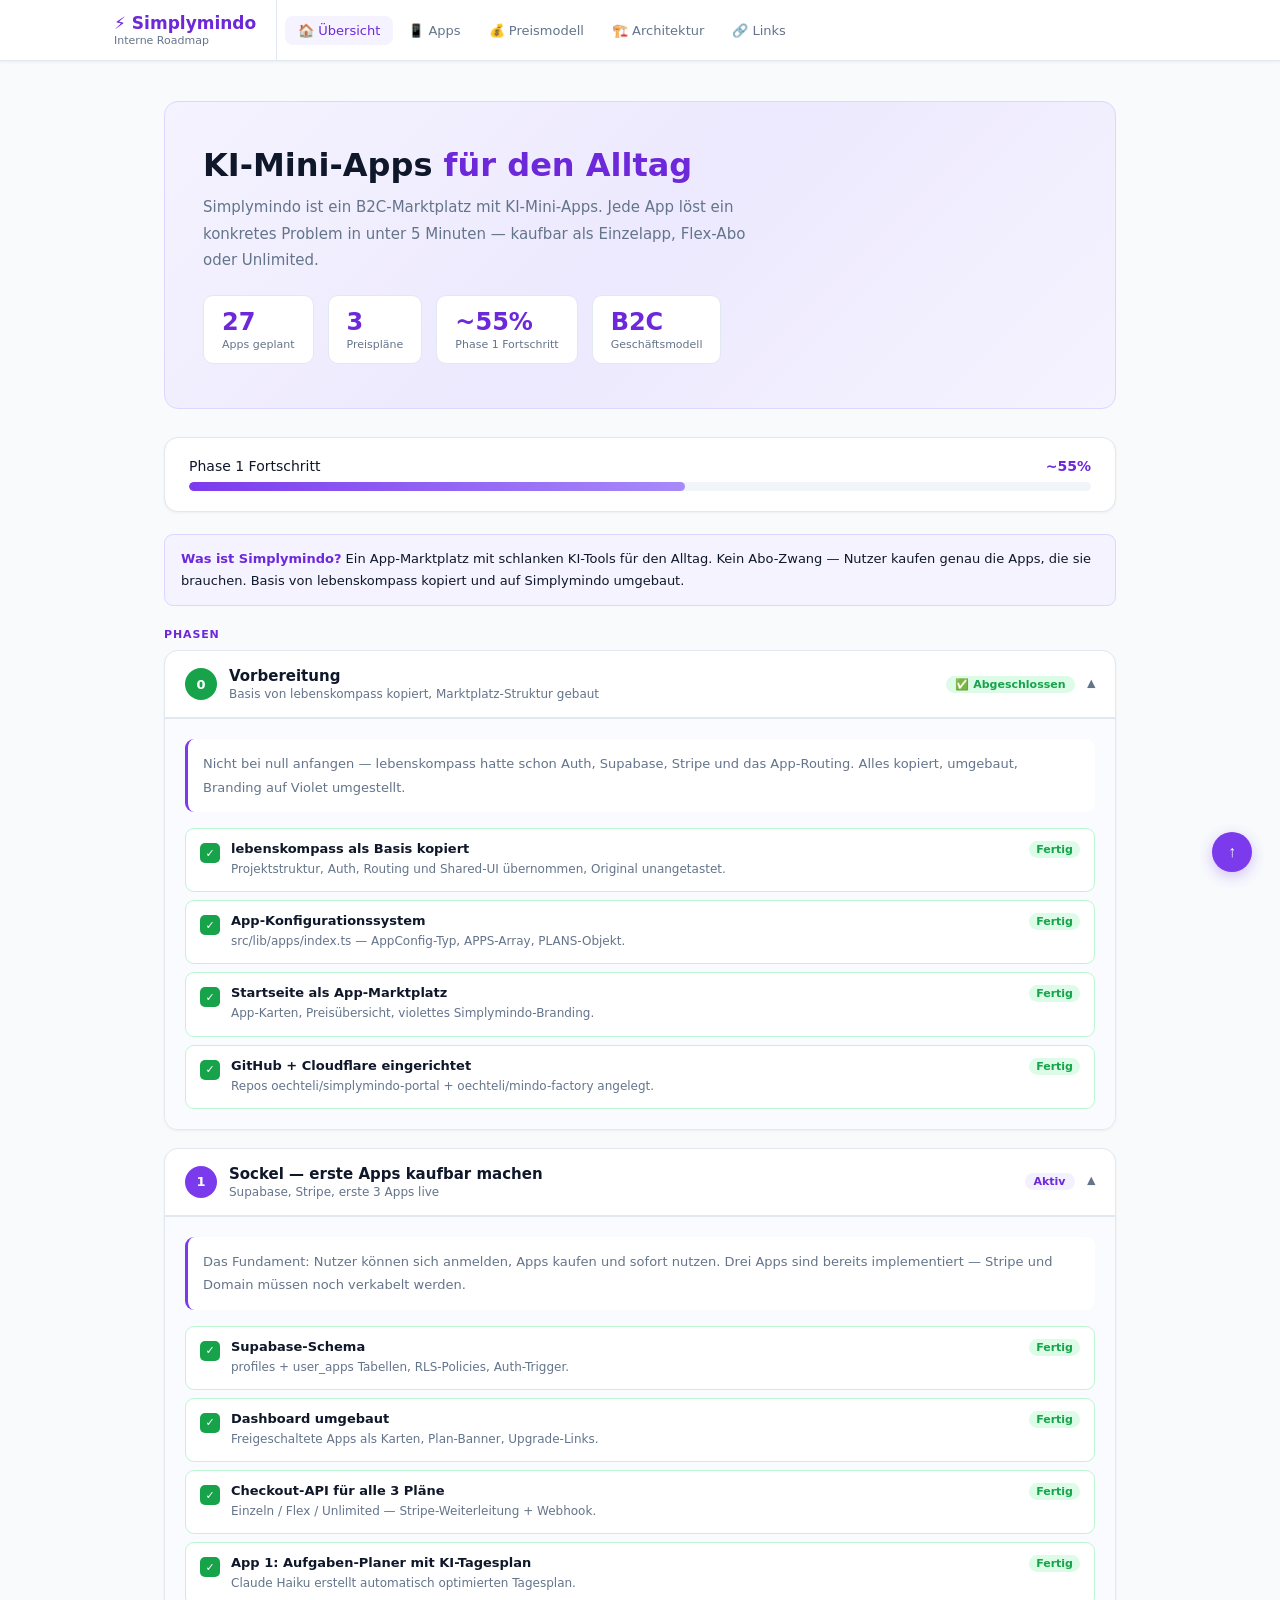
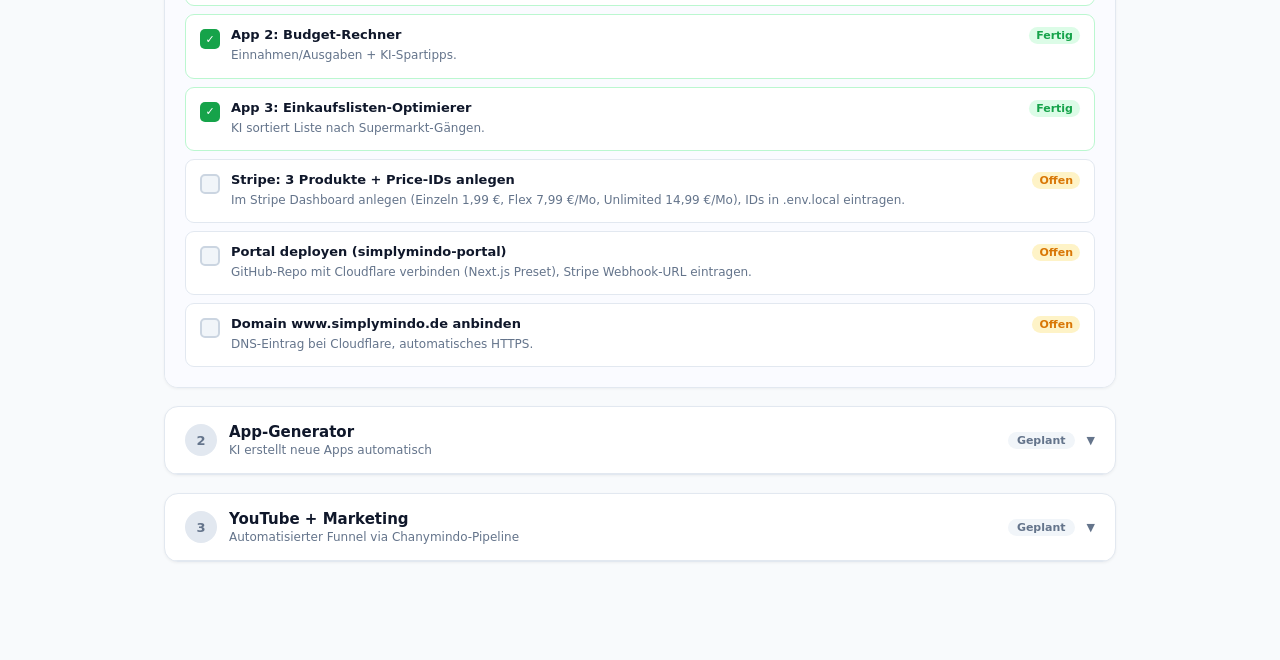
<file: index.html>
<!DOCTYPE html>
<html lang="de">
<head>
<meta charset="UTF-8">
<meta name="viewport" content="width=device-width, initial-scale=1.0">
<title>Simplymindo – Interne Roadmap</title>
<style>
  :root { --bg:#f8fafc;--card:#fff;--border:#e2e8f0;--purple:#7c3aed;--purple-d:#6d28d9;--green:#16a34a;--amber:#d97706;--text:#0f172a;--soft:#64748b;--radius:14px; }
  *{box-sizing:border-box;margin:0;padding:0;}
  body{background:var(--bg);color:var(--text);font-family:'Segoe UI',system-ui,sans-serif;min-height:100vh;}
  nav{background:rgba(255,255,255,.97);border-bottom:1px solid var(--border);position:sticky;top:0;z-index:100;box-shadow:0 1px 3px rgba(0,0,0,.06);}
  .nav-inner{max-width:1100px;margin:0 auto;padding:0 24px;display:flex;align-items:center;gap:0;}
  .nav-logo{font-weight:800;font-size:17px;color:var(--purple-d);padding:12px 20px 12px 0;border-right:1px solid var(--border);margin-right:8px;line-height:1.3;white-space:nowrap;}
  .nav-logo span{color:var(--soft);font-weight:400;font-size:11px;display:block;}
  .nav-links{display:flex;gap:2px;flex-wrap:wrap;padding:8px 0;}
  .nav-links a{color:var(--soft);text-decoration:none;padding:7px 13px;border-radius:8px;font-size:13px;font-weight:500;transition:all .15s;cursor:pointer;white-space:nowrap;}
  .nav-links a:hover,.nav-links a.active{background:#f5f3ff;color:var(--purple-d);}
  .page{display:none;max-width:1000px;margin:0 auto;padding:40px 24px 80px;}
  .page.active{display:block;}
  .hero{background:linear-gradient(135deg,#f5f3ff 0%,#ede9fe 50%,#f5f3ff 100%);border-radius:var(--radius);padding:44px 38px;margin-bottom:28px;border:1px solid #ddd6fe;}
  .hero h1{font-size:32px;font-weight:800;margin-bottom:10px;}.hero h1 span{color:var(--purple-d);}
  .hero p{color:var(--soft);font-size:15px;line-height:1.75;max-width:580px;}
  .hero-stats{display:flex;gap:14px;margin-top:22px;flex-wrap:wrap;}
  .stat{background:#fff;border-radius:10px;padding:12px 18px;border:1px solid var(--border);}
  .stat-n{font-size:24px;font-weight:800;color:var(--purple-d);}
  .stat-l{font-size:11px;color:var(--soft);margin-top:2px;}
  .progress-section{background:var(--card);border-radius:var(--radius);padding:20px 24px;border:1px solid var(--border);margin-bottom:22px;box-shadow:0 1px 3px rgba(0,0,0,.05);}
  .progress-label{display:flex;justify-content:space-between;margin-bottom:8px;font-size:14px;font-weight:500;}
  .progress-bar{background:#f1f5f9;border-radius:999px;height:9px;overflow:hidden;}
  .progress-fill{height:100%;border-radius:999px;background:linear-gradient(90deg,var(--purple),#a78bfa);}
  .phase-card{background:var(--card);border-radius:var(--radius);border:1px solid var(--border);margin-bottom:18px;box-shadow:0 1px 3px rgba(0,0,0,.05);overflow:hidden;}
  .phase-head{display:flex;align-items:center;gap:12px;padding:16px 20px;border-bottom:1px solid var(--border);cursor:pointer;user-select:none;}
  .phase-num{width:32px;height:32px;border-radius:50%;display:grid;place-items:center;font-weight:800;font-size:13px;flex-shrink:0;}
  .phase-num.done{background:var(--green);color:#fff;}.phase-num.active{background:var(--purple);color:#fff;}.phase-num.plan{background:#e2e8f0;color:var(--soft);}
  .phase-title{flex:1;}.phase-title h3{font-size:15px;font-weight:700;}.phase-title p{color:var(--soft);font-size:12px;margin-top:2px;}
  .phase-badge{font-size:11px;font-weight:700;padding:2px 9px;border-radius:999px;}
  .badge-done{background:#dcfce7;color:var(--green);}.badge-active{background:#f3f0ff;color:var(--purple-d);}.badge-plan{background:#f1f5f9;color:var(--soft);}
  .phase-arrow{color:var(--soft);transition:transform .2s;font-size:11px;}
  .phase-card.open .phase-arrow{transform:rotate(180deg);}
  .phase-body{padding:20px;display:none;background:#fafbff;border-top:1px solid var(--border);}
  .phase-card.open .phase-body{display:block;}
  .phase-desc{color:var(--soft);font-size:13px;line-height:1.8;margin-bottom:16px;background:#fff;padding:13px 15px;border-radius:9px;border-left:3px solid var(--purple);}
  .checklist{display:flex;flex-direction:column;gap:8px;}
  .check-item{display:flex;align-items:flex-start;gap:11px;padding:12px 14px;background:#fff;border-radius:9px;border:1px solid var(--border);}
  .check-item.done-item{border-color:#bbf7d0;}
  .check-box{width:20px;height:20px;border-radius:5px;flex-shrink:0;display:grid;place-items:center;margin-top:2px;}
  .check-box.checked{background:var(--green);}.check-box.unchecked{background:#f1f5f9;border:2px solid #cbd5e1;}.check-box.inprog{background:var(--purple);}
  .check-icon{font-size:11px;color:#fff;font-weight:700;}
  .check-text{flex:1;}.check-text strong{font-size:13px;font-weight:600;display:block;margin-bottom:2px;}.check-text span{font-size:12px;color:var(--soft);line-height:1.6;}
  .check-tag{font-size:11px;padding:2px 7px;border-radius:999px;margin-left:auto;align-self:flex-start;white-space:nowrap;font-weight:600;}
  .tag-done{background:#dcfce7;color:var(--green);}.tag-ip{background:#f3f0ff;color:var(--purple-d);}.tag-soon{background:#fef3c7;color:var(--amber);}
  .page-header{margin-bottom:24px;}.page-header h2{font-size:24px;font-weight:800;margin-bottom:4px;}.page-header p{color:var(--soft);font-size:14px;line-height:1.7;}
  .info-box{background:#f5f3ff;border:1px solid #ddd6fe;border-radius:9px;padding:13px 16px;margin-bottom:16px;font-size:13px;line-height:1.7;}
  .info-box strong{color:var(--purple-d);}
  .section-title{font-size:11px;font-weight:700;text-transform:uppercase;letter-spacing:.08em;color:var(--purple-d);margin:22px 0 9px;}
  .arch-block{background:var(--card);border-radius:var(--radius);padding:20px;border:1px solid var(--border);margin-bottom:14px;box-shadow:0 1px 3px rgba(0,0,0,.05);}
  .arch-block h3{font-size:14px;font-weight:700;margin-bottom:5px;}.arch-block p{color:var(--soft);font-size:13px;line-height:1.7;}
  .arch-cols{display:grid;grid-template-columns:1fr 1fr;gap:12px;margin-top:12px;}
  @media(max-width:600px){.arch-cols{grid-template-columns:1fr;}}
  .arch-col{background:#f8fafc;border-radius:9px;padding:13px;border:1px solid var(--border);}
  .arch-col h4{font-size:11px;font-weight:700;color:var(--purple-d);margin-bottom:7px;text-transform:uppercase;letter-spacing:.05em;}
  .arch-col ul{list-style:none;display:flex;flex-direction:column;gap:4px;}
  .arch-col ul li{font-size:12px;color:var(--soft);display:flex;gap:7px;}
  .arch-col ul li::before{content:'›';color:var(--purple);font-weight:700;flex-shrink:0;}
  .link-table{background:var(--card);border-radius:var(--radius);border:1px solid var(--border);overflow:hidden;margin-bottom:14px;box-shadow:0 1px 3px rgba(0,0,0,.05);}
  .link-row{display:flex;align-items:center;gap:10px;padding:12px 16px;border-bottom:1px solid #f1f5f9;}
  .link-row:last-child{border-bottom:none;}
  .link-dot{width:7px;height:7px;border-radius:50%;flex-shrink:0;}
  .link-name{font-size:13px;font-weight:600;min-width:180px;}.link-url{font-family:monospace;font-size:11px;color:var(--purple-d);flex:1;}
  .link-status{font-size:11px;padding:2px 7px;border-radius:999px;font-weight:600;}
  .app-grid{display:grid;grid-template-columns:repeat(auto-fill,minmax(180px,1fr));gap:10px;margin-top:12px;}
  .app-card{background:var(--card);border-radius:10px;padding:14px;border:1px solid var(--border);}
  .app-card .a-icon{font-size:22px;margin-bottom:6px;}.app-card h4{font-size:13px;font-weight:700;margin-bottom:3px;}
  .app-card p{font-size:11px;color:var(--soft);line-height:1.5;}
  .app-cat{font-size:10px;font-weight:700;text-transform:uppercase;letter-spacing:.06em;color:var(--purple-d);margin-top:14px;}
  .preise-grid{display:grid;grid-template-columns:repeat(3,1fr);gap:14px;margin-top:14px;}
  @media(max-width:640px){.preise-grid{grid-template-columns:1fr;}}
  .preis-card{background:var(--card);border-radius:var(--radius);padding:22px;border:1px solid var(--border);text-align:center;}
  .preis-card.highlight{border-color:#a78bfa;background:#f5f3ff;}
  .preis-name{font-size:13px;font-weight:700;text-transform:uppercase;letter-spacing:.06em;color:var(--soft);margin-bottom:8px;}
  .preis-price{font-size:30px;font-weight:800;color:var(--purple-d);margin-bottom:4px;}
  .preis-price span{font-size:14px;font-weight:500;color:var(--soft);}
  .preis-desc{font-size:13px;color:var(--soft);margin-bottom:14px;line-height:1.6;}
  .preis-card ul{list-style:none;text-align:left;display:flex;flex-direction:column;gap:6px;}
  .preis-card ul li{font-size:12px;color:var(--soft);display:flex;gap:7px;}
  .preis-card ul li::before{content:'✓';color:var(--green);font-weight:700;flex-shrink:0;}
  .back-top{position:fixed;bottom:28px;right:28px;background:var(--purple);color:#fff;border:none;border-radius:50%;width:40px;height:40px;cursor:pointer;font-size:16px;display:grid;place-items:center;box-shadow:0 4px 14px rgba(124,58,237,.3);z-index:50;}
</style>
</head>
<body>
<nav>
  <div class="nav-inner">
    <div class="nav-logo">⚡ Simplymindo<span>Interne Roadmap</span></div>
    <div class="nav-links">
      <a onclick="show('uebersicht')" class="active" id="nav-uebersicht">🏠 Übersicht</a>
      <a onclick="show('apps')" id="nav-apps">📱 Apps</a>
      <a onclick="show('preise')" id="nav-preise">💰 Preismodell</a>
      <a onclick="show('architektur')" id="nav-architektur">🏗️ Architektur</a>
      <a onclick="show('links')" id="nav-links">🔗 Links</a>
    </div>
  </div>
</nav>

<!-- ÜBERSICHT -->
<div class="page active" id="page-uebersicht">
  <div class="hero">
    <h1>KI-Mini-Apps <span>für den Alltag</span></h1>
    <p>Simplymindo ist ein B2C-Marktplatz mit KI-Mini-Apps. Jede App löst ein konkretes Problem in unter 5 Minuten — kaufbar als Einzelapp, Flex-Abo oder Unlimited.</p>
    <div class="hero-stats">
      <div class="stat"><div class="stat-n">27</div><div class="stat-l">Apps geplant</div></div>
      <div class="stat"><div class="stat-n">3</div><div class="stat-l">Preispläne</div></div>
      <div class="stat"><div class="stat-n">~55%</div><div class="stat-l">Phase 1 Fortschritt</div></div>
      <div class="stat"><div class="stat-n">B2C</div><div class="stat-l">Geschäftsmodell</div></div>
    </div>
  </div>
  <div class="progress-section">
    <div class="progress-label"><span>Phase 1 Fortschritt</span><span style="color:var(--purple-d);font-weight:700">~55%</span></div>
    <div class="progress-bar"><div class="progress-fill" style="width:55%"></div></div>
  </div>
  <div class="info-box"><strong>Was ist Simplymindo?</strong> Ein App-Marktplatz mit schlanken KI-Tools für den Alltag. Kein Abo-Zwang — Nutzer kaufen genau die Apps, die sie brauchen. Basis von lebenskompass kopiert und auf Simplymindo umgebaut.</div>

  <div class="section-title">Phasen</div>

  <div class="phase-card open" onclick="togglePhase(this)">
    <div class="phase-head">
      <div class="phase-num done">0</div>
      <div class="phase-title"><h3>Vorbereitung</h3><p>Basis von lebenskompass kopiert, Marktplatz-Struktur gebaut</p></div>
      <span class="phase-badge badge-done">✅ Abgeschlossen</span>
      <span class="phase-arrow">▼</span>
    </div>
    <div class="phase-body">
      <div class="phase-desc">Nicht bei null anfangen — lebenskompass hatte schon Auth, Supabase, Stripe und das App-Routing. Alles kopiert, umgebaut, Branding auf Violet umgestellt.</div>
      <div class="checklist">
        <div class="check-item done-item"><div class="check-box checked"><span class="check-icon">✓</span></div><div class="check-text"><strong>lebenskompass als Basis kopiert</strong><span>Projektstruktur, Auth, Routing und Shared-UI übernommen, Original unangetastet.</span></div><span class="check-tag tag-done">Fertig</span></div>
        <div class="check-item done-item"><div class="check-box checked"><span class="check-icon">✓</span></div><div class="check-text"><strong>App-Konfigurationssystem</strong><span>src/lib/apps/index.ts — AppConfig-Typ, APPS-Array, PLANS-Objekt.</span></div><span class="check-tag tag-done">Fertig</span></div>
        <div class="check-item done-item"><div class="check-box checked"><span class="check-icon">✓</span></div><div class="check-text"><strong>Startseite als App-Marktplatz</strong><span>App-Karten, Preisübersicht, violettes Simplymindo-Branding.</span></div><span class="check-tag tag-done">Fertig</span></div>
        <div class="check-item done-item"><div class="check-box checked"><span class="check-icon">✓</span></div><div class="check-text"><strong>GitHub + Cloudflare eingerichtet</strong><span>Repos oechteli/simplymindo-portal + oechteli/mindo-factory angelegt.</span></div><span class="check-tag tag-done">Fertig</span></div>
      </div>
    </div>
  </div>

  <div class="phase-card open" onclick="togglePhase(this)">
    <div class="phase-head">
      <div class="phase-num active">1</div>
      <div class="phase-title"><h3>Sockel — erste Apps kaufbar machen</h3><p>Supabase, Stripe, erste 3 Apps live</p></div>
      <span class="phase-badge badge-active">Aktiv</span>
      <span class="phase-arrow">▼</span>
    </div>
    <div class="phase-body">
      <div class="phase-desc">Das Fundament: Nutzer können sich anmelden, Apps kaufen und sofort nutzen. Drei Apps sind bereits implementiert — Stripe und Domain müssen noch verkabelt werden.</div>
      <div class="checklist">
        <div class="check-item done-item"><div class="check-box checked"><span class="check-icon">✓</span></div><div class="check-text"><strong>Supabase-Schema</strong><span>profiles + user_apps Tabellen, RLS-Policies, Auth-Trigger.</span></div><span class="check-tag tag-done">Fertig</span></div>
        <div class="check-item done-item"><div class="check-box checked"><span class="check-icon">✓</span></div><div class="check-text"><strong>Dashboard umgebaut</strong><span>Freigeschaltete Apps als Karten, Plan-Banner, Upgrade-Links.</span></div><span class="check-tag tag-done">Fertig</span></div>
        <div class="check-item done-item"><div class="check-box checked"><span class="check-icon">✓</span></div><div class="check-text"><strong>Checkout-API für alle 3 Pläne</strong><span>Einzeln / Flex / Unlimited — Stripe-Weiterleitung + Webhook.</span></div><span class="check-tag tag-done">Fertig</span></div>
        <div class="check-item done-item"><div class="check-box checked"><span class="check-icon">✓</span></div><div class="check-text"><strong>App 1: Aufgaben-Planer mit KI-Tagesplan</strong><span>Claude Haiku erstellt automatisch optimierten Tagesplan.</span></div><span class="check-tag tag-done">Fertig</span></div>
        <div class="check-item done-item"><div class="check-box checked"><span class="check-icon">✓</span></div><div class="check-text"><strong>App 2: Budget-Rechner</strong><span>Einnahmen/Ausgaben + KI-Spartipps.</span></div><span class="check-tag tag-done">Fertig</span></div>
        <div class="check-item done-item"><div class="check-box checked"><span class="check-icon">✓</span></div><div class="check-text"><strong>App 3: Einkaufslisten-Optimierer</strong><span>KI sortiert Liste nach Supermarkt-Gängen.</span></div><span class="check-tag tag-done">Fertig</span></div>
        <div class="check-item"><div class="check-box unchecked"></div><div class="check-text"><strong>Stripe: 3 Produkte + Price-IDs anlegen</strong><span>Im Stripe Dashboard anlegen (Einzeln 1,99 €, Flex 7,99 €/Mo, Unlimited 14,99 €/Mo), IDs in .env.local eintragen.</span></div><span class="check-tag tag-soon">Offen</span></div>
        <div class="check-item"><div class="check-box unchecked"></div><div class="check-text"><strong>Portal deployen (simplymindo-portal)</strong><span>GitHub-Repo mit Cloudflare verbinden (Next.js Preset), Stripe Webhook-URL eintragen.</span></div><span class="check-tag tag-soon">Offen</span></div>
        <div class="check-item"><div class="check-box unchecked"></div><div class="check-text"><strong>Domain www.simplymindo.de anbinden</strong><span>DNS-Eintrag bei Cloudflare, automatisches HTTPS.</span></div><span class="check-tag tag-soon">Offen</span></div>
      </div>
    </div>
  </div>

  <div class="phase-card" onclick="togglePhase(this)">
    <div class="phase-head">
      <div class="phase-num plan">2</div>
      <div class="phase-title"><h3>App-Generator</h3><p>KI erstellt neue Apps automatisch</p></div>
      <span class="phase-badge badge-plan">Geplant</span>
      <span class="phase-arrow">▼</span>
    </div>
    <div class="phase-body">
      <div class="phase-desc">Statt jede App manuell zu bauen, erstellt ein KI-Agent neue Apps automatisch: Idee eingeben → Code generiert → direkt im Marktplatz verfügbar.</div>
      <div class="checklist">
        <div class="check-item"><div class="check-box unchecked"></div><div class="check-text"><strong>App-Generator-Konzept definieren</strong><span>Welche Typen sind automatisch generierbar? Input/Output-Format festlegen.</span></div></div>
        <div class="check-item"><div class="check-box unchecked"></div><div class="check-text"><strong>KI-Komponenten-Bibliothek</strong><span>Wiederverwendbare UI-Bausteine für schnelle App-Erstellung.</span></div></div>
        <div class="check-item"><div class="check-box unchecked"></div><div class="check-text"><strong>App-Test-Pipeline</strong><span>Qualitätsprüfung bevor eine App im Marktplatz erscheint.</span></div></div>
      </div>
    </div>
  </div>

  <div class="phase-card" onclick="togglePhase(this)">
    <div class="phase-head">
      <div class="phase-num plan">3</div>
      <div class="phase-title"><h3>YouTube + Marketing</h3><p>Automatisierter Funnel via Chanymindo-Pipeline</p></div>
      <span class="phase-badge badge-plan">Geplant</span>
      <span class="phase-arrow">▼</span>
    </div>
    <div class="phase-body">
      <div class="phase-desc">Chanymindo produziert automatisch YouTube-Videos über Simplymindo-Apps — als kostenloser Marketingkanal. Jedes Video demonstriert eine App und leitet zu simplymindo.de.</div>
      <div class="checklist">
        <div class="check-item"><div class="check-box unchecked"></div><div class="check-text"><strong>YouTube-Kanal aufbauen</strong><span>Kanaldesign, erste 5 Demo-Videos via Chanymindo-Pipeline.</span></div></div>
        <div class="check-item"><div class="check-box unchecked"></div><div class="check-text"><strong>Affiliate-Programm</strong><span>Provision für Empfehlungen auf verkaufte Apps.</span></div></div>
      </div>
    </div>
  </div>
</div>

<!-- APPS -->
<div class="page" id="page-apps">
  <div class="page-header"><h2>📱 App-Katalog</h2><p>28 Apps in 6 Kategorien. Implementiert: 2. Alle weiteren geplant.</p></div>
  <div class="info-box"><strong>Implementiert:</strong> Aufgaben-/Familienplaner ✅ &nbsp;·&nbsp; Einkaufslisten-Optimierer ✅ &nbsp;·&nbsp; Alle anderen: geplant / in Entwicklung.</div>

  <div class="app-cat">🏠 Haushalt & Familie</div>
  <div class="app-grid">
    <div class="app-card" style="border-color:#bbf7d0"><div class="a-icon">📋</div><h4>Aufgaben-/Familienplaner</h4><p>KI erstellt optimierten Tagesplan. Mehrere Personen möglich.</p><span style="font-size:10px;background:#dcfce7;color:#166534;padding:2px 7px;border-radius:999px;font-weight:700;margin-top:6px;display:inline-block">✅ Live</span></div>
    <div class="app-card" style="border-color:#bbf7d0"><div class="a-icon">🛒</div><h4>Einkaufslisten-Optimierer</h4><p>Liste nach Supermarkt-Layout sortiert — kein Hin-und-her mehr.</p><span style="font-size:10px;background:#dcfce7;color:#166534;padding:2px 7px;border-radius:999px;font-weight:700;margin-top:6px;display:inline-block">✅ Live</span></div>
    <div class="app-card"><div class="a-icon">🍽️</div><h4>Mahlzeitenplaner</h4><p>Wochenplan mit Rezepten + automatische Einkaufsliste generieren.</p></div>
    <div class="app-card"><div class="a-icon">💰</div><h4>Haushaltsbudget</h4><p>Ausgaben eingeben, KI kategorisiert automatisch und zeigt Sparpotenzial.</p></div>
    <div class="app-card"><div class="a-icon">💊</div><h4>Medikamenten-Reminder</h4><p>Erinnerungen + KI-Check auf Wechselwirkungen zwischen Medikamenten.</p></div>
    <div class="app-card"><div class="a-icon">🧹</div><h4>Putzplan-Generator</h4><p>Sauberer Putzplan nach Haushaltsgröße, Personen und Häufigkeit.</p></div>
  </div>

  <div class="app-cat" style="margin-top:20px">💼 Arbeit & Produktivität</div>
  <div class="app-grid">
    <div class="app-card"><div class="a-icon">🎙️</div><h4>Meeting-Zusammenfasser</h4><p>Audio oder Text rein → Stichpunkte + Aufgabenliste raus.</p></div>
    <div class="app-card"><div class="a-icon">📧</div><h4>E-Mail-Antworter</h4><p>Stichpunkte eingeben → KI schreibt professionellen E-Mail-Entwurf.</p></div>
    <div class="app-card"><div class="a-icon">📄</div><h4>Angebots-Generator</h4><p>Freelancer & Handwerker: Stichpunkte → fertiges Angebot als PDF.</p></div>
    <div class="app-card"><div class="a-icon">🧾</div><h4>Rechnungs-Scanner</h4><p>Foto oder PDF rein → strukturierter Buchhaltungs-Export (CSV/DATEV).</p></div>
    <div class="app-card"><div class="a-icon">✉️</div><h4>Bewerbungsschreiben-Assistent</h4><p>Stellenanzeige + Lebenslauf rein → individuelles Anschreiben raus.</p></div>
  </div>

  <div class="app-cat" style="margin-top:20px">📚 Lernen & Wissen</div>
  <div class="app-grid">
    <div class="app-card"><div class="a-icon">🗣️</div><h4>Vokabeltrainer</h4><p>Wörter eingeben → KI generiert Beispielsätze, Übungen, Gedächtnis-Tipps.</p></div>
    <div class="app-card"><div class="a-icon">📰</div><h4>Artikel-/PDF-Zusammenfasser</h4><p>Langen Text oder PDF rein → präzise Zusammenfassung mit Kernpunkten.</p></div>
    <div class="app-card"><div class="a-icon">🎓</div><h4>Prüfungsvorbereitung</h4><p>Text rein → KI generiert Quizfragen, Multiple Choice, Lückentexte.</p></div>
    <div class="app-card"><div class="a-icon">👧</div><h4>Hausaufgaben-Erklärer</h4><p>Aufgabe eingeben → KI erklärt in einfacher Sprache für Kinder.</p></div>
  </div>

  <div class="app-cat" style="margin-top:20px">💪 Gesundheit & Alltag</div>
  <div class="app-grid">
    <div class="app-card"><div class="a-icon">🩺</div><h4>Symptom-Tagebuch</h4><p>Täglich eintragen → KI erkennt Muster und Zusammenhänge über Zeit.</p></div>
    <div class="app-card"><div class="a-icon">😴</div><h4>Schlaftracker-Auswertung</h4><p>Schlafdaten eingeben → KI wertet Qualität aus und gibt Tipps.</p></div>
    <div class="app-card"><div class="a-icon">🥗</div><h4>Kalorientracker</h4><p>Foto oder Freitext → KI schätzt Kalorien und Makros sofort.</p></div>
    <div class="app-card"><div class="a-icon">🏋️</div><h4>Workout-Planer</h4><p>Zeit + vorhandenes Equipment eingeben → fertiger Trainingsplan.</p></div>
    <div class="app-card"><div class="a-icon">😤</div><h4>Stresstage-Protokoll</h4><p>Belastung täglich erfassen → KI erkennt Auslöser, gibt Entlastungs-Tipps.</p></div>
  </div>

  <div class="app-cat" style="margin-top:20px">🏗️ Handwerk & Haus</div>
  <div class="app-grid">
    <div class="app-card"><div class="a-icon">🔨</div><h4>Renovierungskosten-Schätzer</h4><p>Raum + Maßnahme eingeben → realistische Kostenschätzung mit Material und Arbeit.</p></div>
    <div class="app-card"><div class="a-icon">🌱</div><h4>Gartenkalender</h4><p>PLZ + Pflanzenauswahl → wann säen, pflanzen, düngen, ernten.</p></div>
    <div class="app-card"><div class="a-icon">📦</div><h4>Umzugs-Checkliste</h4><p>Zieldatum eingeben → vollständige Checkliste + Kostenplan mit Zeitplan.</p></div>
  </div>

  <div class="app-cat" style="margin-top:20px">📝 Kreatives & Kommunikation</div>
  <div class="app-grid">
    <div class="app-card"><div class="a-icon">🎂</div><h4>Geburtstagskarten-Texter</h4><p>Person + Beziehung beschreiben → persönlicher Text, nicht generisch.</p></div>
    <div class="app-card"><div class="a-icon">⚖️</div><h4>Klagen-/Brief-Generator</h4><p>Situation schildern → formaler Brief an Behörde, Vermieter oder Firma.</p></div>
    <div class="app-card"><div class="a-icon">💌</div><h4>Einladungs- & Danksagungs-Helfer</h4><p>Anlass + Details → herzliche, individuelle Texte für jeden Zweck.</p></div>
    <div class="app-card"><div class="a-icon">📱</div><h4>Social-Media-Post-Generator</h4><p>Stichpunkte + Plattform → fertiger Post mit passendem Ton und Hashtags.</p></div>
  </div>

  <div class="app-cat" style="margin-top:20px">🌍 Reise & Auswanderung</div>
  <div class="app-grid">
    <div class="app-card"><div class="a-icon">✈️</div><h4>Auswanderer-Assistent</h4><p>Land auswählen → KI liefert Checkliste: Visum, Krankenversicherung, Steuerpflicht, Bankkonto, Wohnungsmarkt, Sprache. Schritt-für-Schritt-Begleitung.</p></div>
    <div class="app-card"><div class="a-icon">🌊</div><h4>Urlaub am Wasser</h4><p>Suche & Vergleich von Wasser-Urlaubszielen in Deutschland und Europa. Affiliate-Links zu Unterkünften.</p></div>
    <div class="app-card"><div class="a-icon">👨‍👩‍👧</div><h4>Familienurlaub-Finder</h4><p>Familienfreundliche Reiseziele filtern nach Alter der Kinder, Budget und Aktivitäten.</p></div>
    <div class="app-card"><div class="a-icon">🏖️</div><h4>Nordsee-Suche</h4><p>Spezialisierte Suche für Nordsee-Urlaub: Inseln, Pensionen, Events, Gezeiten-Kalender.</p></div>
  </div>

  <div class="app-cat" style="margin-top:20px">🎰 Community & Specials</div>
  <div class="app-grid">
    <div class="app-card"><div class="a-icon">🎁</div><h4>Gewinnspiel-Radar</h4><p>Aktuelle deutsche Gewinnspiele mit Lösungswörtern — wöchentlich von KI aktualisiert.</p></div>
    <div class="app-card"><div class="a-icon">💸</div><h4>Affiliate-Radar</h4><p>DACH-Affiliate-Marktanalyse: Provisionen, Cookie-Laufzeiten, Anmelde-Links auf einen Blick.</p></div>
    <div class="app-card"><div class="a-icon">🧭</div><h4>Lebensrichtung</h4><p>Interaktiver Lebenskompass: Werte klären, Ziele setzen, Entscheidungen treffen. Guided by KI.</p></div>
  </div>
</div>

<!-- PREISE -->
<div class="page" id="page-preise">
  <div class="page-header"><h2>💰 Preismodell</h2><p>Drei Wege — flexibel nach Bedarf.</p></div>
  <div class="preise-grid">
    <div class="preis-card">
      <div class="preis-name">Einzeln</div>
      <div class="preis-price">1,99 €<span> einmalig</span></div>
      <div class="preis-desc">Eine App dauerhaft kaufen. Kein Abo.</div>
      <ul><li>1 App dauerhaft</li><li>Alle Updates inklusive</li><li>Kein Abo-Zwang</li></ul>
    </div>
    <div class="preis-card highlight">
      <div class="preis-name">Flex</div>
      <div class="preis-price">7,99 €<span> /Monat</span></div>
      <div class="preis-desc">5 Apps frei wählbar, monatlich wechselbar.</div>
      <ul><li>5 Apps gleichzeitig</li><li>Monatlich wechseln</li><li>Alle Kategorien</li><li>Jederzeit kündbar</li></ul>
    </div>
    <div class="preis-card">
      <div class="preis-name">Unlimited</div>
      <div class="preis-price">14,99 €<span> /Monat</span></div>
      <div class="preis-desc">Alle Apps + Community.</div>
      <ul><li>Alle Apps freigeschaltet</li><li>Neue Apps sofort</li><li>Community-Bereich</li><li>Beta-Zugang</li></ul>
    </div>
  </div>
  <div class="section-title">Stripe-Setup (ausstehend)</div>
  <div class="checklist">
    <div class="check-item"><div class="check-box unchecked"></div><div class="check-text"><strong>Produkt "Einzeln" anlegen</strong><span>Einmalzahlung 1,99 €, Price-ID → STRIPE_PRICE_ID_EINZELN</span></div></div>
    <div class="check-item"><div class="check-box unchecked"></div><div class="check-text"><strong>Produkt "Flex" anlegen</strong><span>Abo 7,99 €/Monat, Price-ID → STRIPE_PRICE_ID_FLEX</span></div></div>
    <div class="check-item"><div class="check-box unchecked"></div><div class="check-text"><strong>Produkt "Unlimited" anlegen</strong><span>Abo 14,99 €/Monat, Price-ID → STRIPE_PRICE_ID_UNLIMITED</span></div></div>
    <div class="check-item"><div class="check-box unchecked"></div><div class="check-text"><strong>Webhook konfigurieren</strong><span>checkout.session.completed → simplymindo.de/api/webhooks/stripe</span></div></div>
  </div>
</div>

<!-- ARCHITEKTUR -->
<div class="page" id="page-architektur">
  <div class="page-header"><h2>🏗️ Architektur</h2></div>
  <div class="arch-block"><h3>🌐 Frontend: simplymindo.de</h3><p>Next.js 14 (App Router), Tailwind CSS. Cloudflare Pages (simplymindo-portal). GitHub: oechteli/simplymindo-portal.</p></div>
  <div class="arch-block"><h3>🗄️ Datenbank: Supabase</h3><p>PostgreSQL via Supabase. Tabellen: profiles, user_apps. RLS-Policies, Auth-Trigger. Schema-Datei: supabase-schema-simplymindo.sql im Repo.</p></div>
  <div class="arch-block"><h3>💳 Zahlungen: Stripe</h3><p>3 Produkte (Einzeln / Flex / Unlimited). Checkout-API + Webhook für automatische App-Freischaltung nach Zahlung.</p></div>
  <div class="arch-block"><h3>🤖 KI: Claude Haiku</h3><p>Anthropic Claude Haiku für alle KI-Funktionen in den Apps. Kostengünstig, schnell, via API angebunden.</p></div>
  <div class="section-title">Tech-Stack</div>
  <div class="arch-cols">
    <div class="arch-col"><h4>Frontend</h4><ul><li>Next.js 14 (App Router)</li><li>TypeScript + Tailwind CSS</li><li>Cloudflare Pages</li></ul></div>
    <div class="arch-col"><h4>Backend / Services</h4><ul><li>Supabase (Auth + DB)</li><li>Stripe (Payments)</li><li>Claude Haiku (KI)</li></ul></div>
  </div>
</div>

<!-- LINKS -->
<div class="page" id="page-links">
  <div class="page-header"><h2>🔗 Alle Links</h2></div>
  <div class="section-title">Webseiten</div>
  <div class="link-table">
    <div class="link-row"><div class="link-dot" style="background:var(--green)"></div><div class="link-name">Roadmap (intern)</div><div class="link-url">simplymindo-roadmap.pages.dev</div><span class="link-status badge-done">Live</span></div>
    <div class="link-row"><div class="link-dot" style="background:#cbd5e1"></div><div class="link-name">Kunden-Portal</div><div class="link-url">simplymindo-portal.pages.dev</div><span class="link-status badge-plan">Noch deployen</span></div>
    <div class="link-row"><div class="link-dot" style="background:#cbd5e1"></div><div class="link-name">Domain</div><div class="link-url">www.simplymindo.de</div><span class="link-status badge-plan">Noch verbinden</span></div>
  </div>
  <div class="section-title">GitHub</div>
  <div class="link-table">
    <div class="link-row"><div class="link-dot" style="background:var(--green)"></div><div class="link-name">Portal (Next.js)</div><div class="link-url">github.com/oechteli/simplymindo-portal</div><span class="link-status badge-done">Aktiv</span></div>
    <div class="link-row"><div class="link-dot" style="background:var(--green)"></div><div class="link-name">Roadmap</div><div class="link-url">github.com/oechteli/mindo-factory</div><span class="link-status badge-done">Aktiv</span></div>
  </div>
</div>

<button class="back-top" onclick="window.scrollTo({top:0,behavior:'smooth'})">↑</button>
<script>
function show(id){document.querySelectorAll('.page').forEach(p=>p.classList.remove('active'));document.querySelectorAll('.nav-links a').forEach(a=>a.classList.remove('active'));document.getElementById('page-'+id).classList.add('active');const n=document.getElementById('nav-'+id);if(n)n.classList.add('active');window.scrollTo({top:0,behavior:'smooth'});}
function togglePhase(card){card.classList.toggle('open');}
</script>
</body>
</html>
</file>
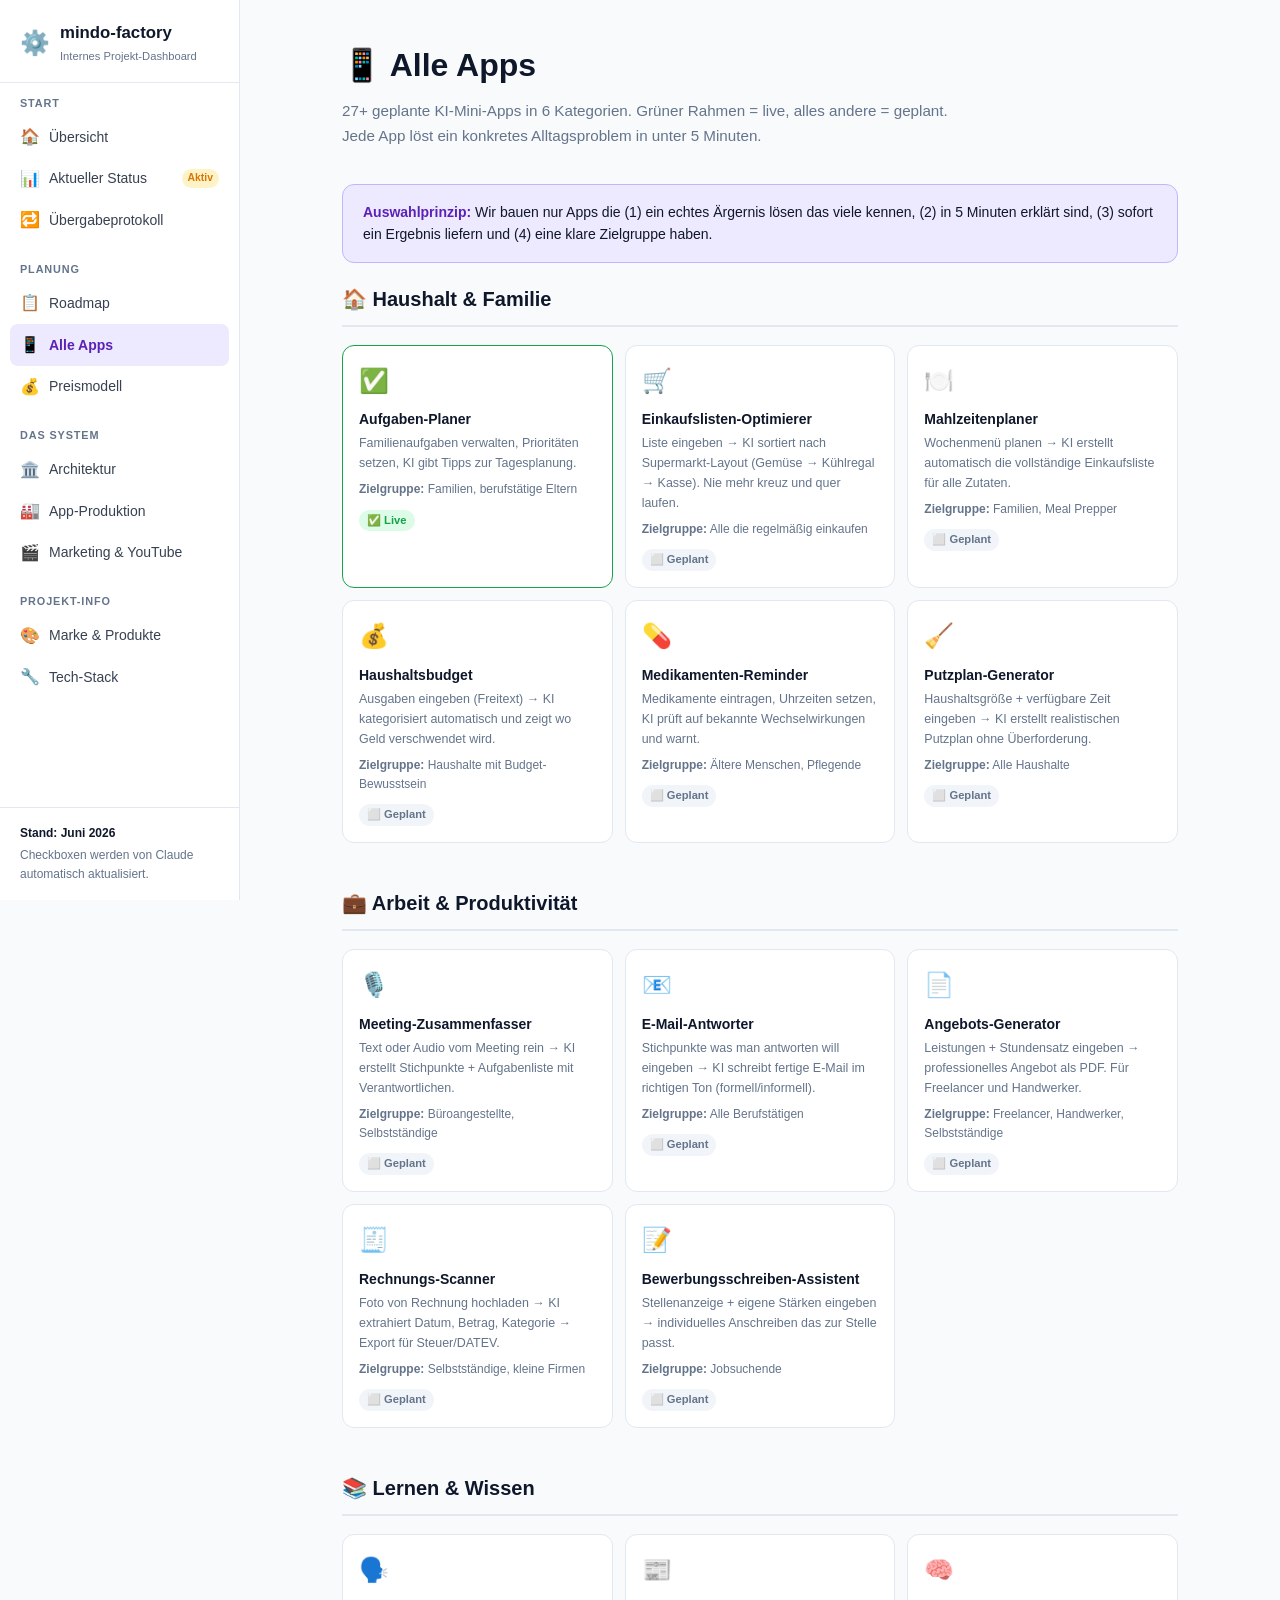
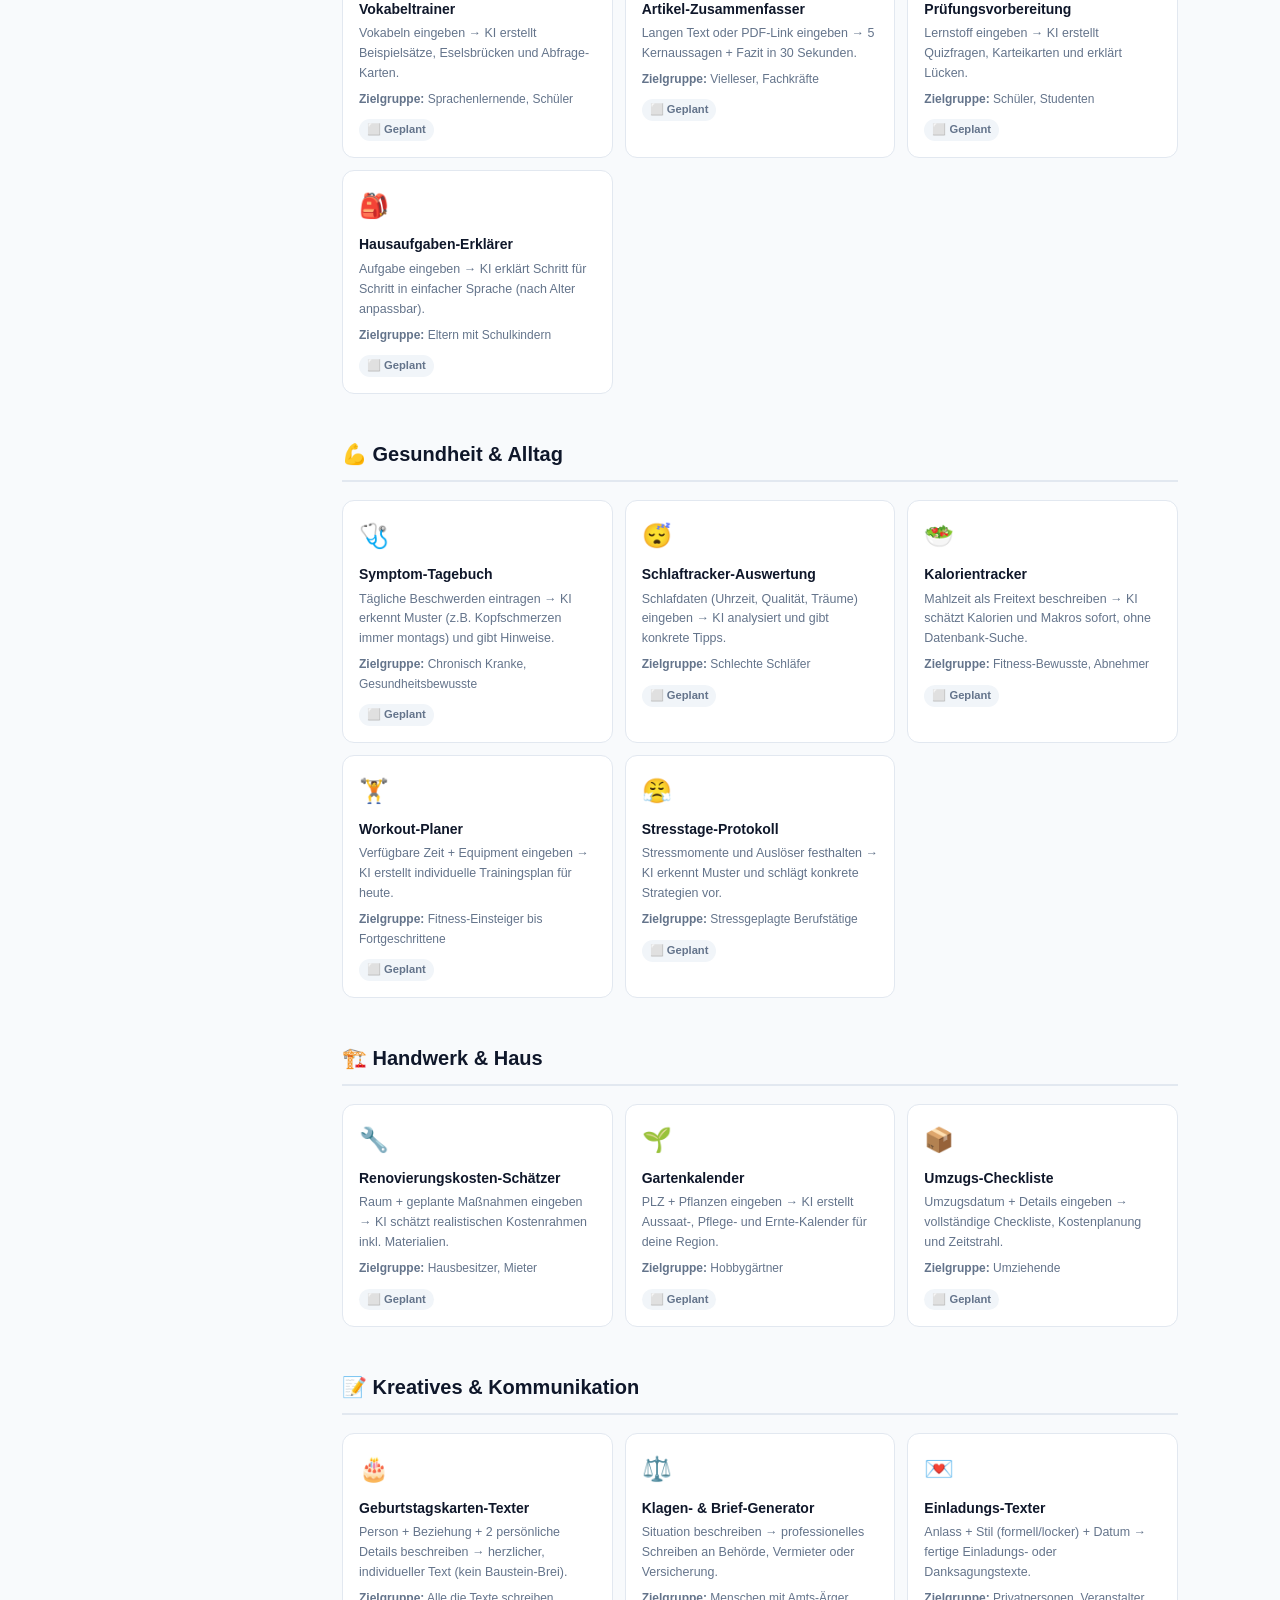
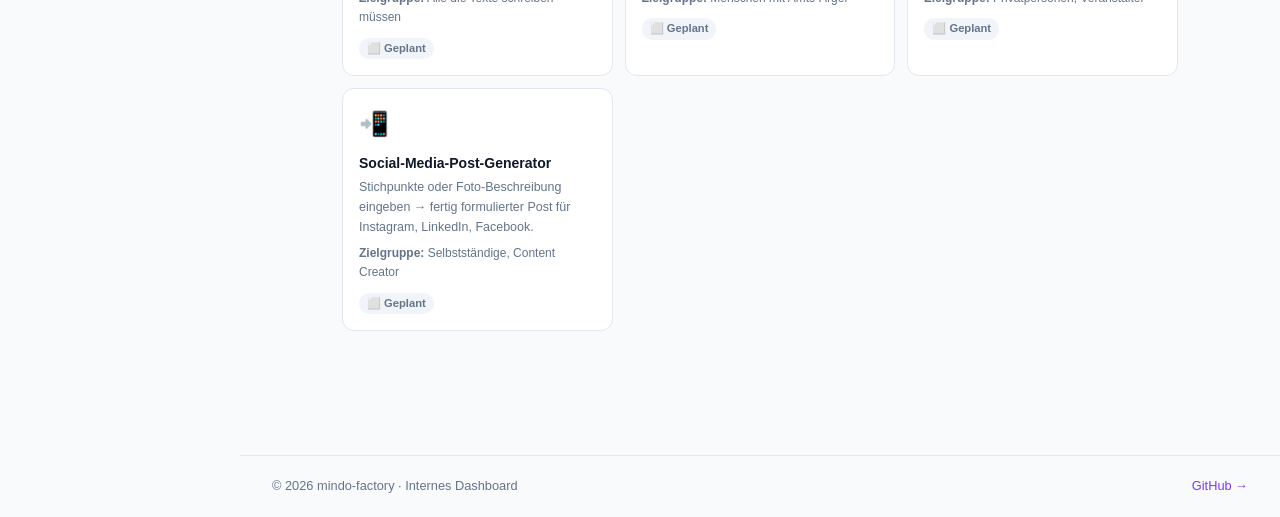
<file: apps.html>
<!DOCTYPE html>
<html lang="de">
<head>
<meta charset="UTF-8">
<meta name="viewport" content="width=device-width, initial-scale=1.0">
<title>mindo-factory · Alle Apps</title>
<link rel="stylesheet" href="style.css">
</head>
<body>
<aside class="sidebar">
  <div class="sidebar-logo"><a href="index.html"><span class="logo-icon">⚙️</span><div><div class="logo-text">mindo-factory</div><div class="logo-sub">Internes Projekt-Dashboard</div></div></a></div>
  <nav class="sidebar-nav">
    <div class="nav-group"><div class="nav-group-label">Start</div><a href="index.html"><span class="nav-icon">🏠</span> Übersicht</a><a href="status.html"><span class="nav-icon">📊</span> Aktueller Status <span class="nav-badge wip">Aktiv</span></a>
      <a href="uebergabe.html"><span class="nav-icon">🔁</span> Übergabeprotokoll</a></div>
    <div class="nav-group"><div class="nav-group-label">Planung</div><a href="roadmap.html"><span class="nav-icon">📋</span> Roadmap</a><a href="apps.html" class="active"><span class="nav-icon">📱</span> Alle Apps</a><a href="preise.html"><span class="nav-icon">💰</span> Preismodell</a></div>
    <div class="nav-group"><div class="nav-group-label">Das System</div><a href="architektur.html"><span class="nav-icon">🏛️</span> Architektur</a><a href="produktion.html"><span class="nav-icon">🏭</span> App-Produktion</a><a href="marketing.html"><span class="nav-icon">🎬</span> Marketing & YouTube</a></div>
    <div class="nav-group"><div class="nav-group-label">Projekt-Info</div><a href="marke.html"><span class="nav-icon">🎨</span> Marke & Produkte</a><a href="techstack.html"><span class="nav-icon">🔧</span> Tech-Stack</a></div>
  </nav>
  <div class="sidebar-footer"><strong>Stand: Juni 2026</strong>Checkboxen werden von Claude automatisch aktualisiert.</div>
</aside>
<div class="page-wrap">
<div class="page-content">
  <div class="page-header">
    <h1>📱 Alle Apps</h1>
    <p>27+ geplante KI-Mini-Apps in 6 Kategorien. Grüner Rahmen = live, alles andere = geplant. Jede App löst ein konkretes Alltagsproblem in unter 5 Minuten.</p>
  </div>

  <div class="info-box">
    <strong>Auswahlprinzip:</strong> Wir bauen nur Apps die (1) ein echtes Ärgernis lösen das viele kennen, (2) in 5 Minuten erklärt sind, (3) sofort ein Ergebnis liefern und (4) eine klare Zielgruppe haben.
  </div>

  <div class="section">
    <h2>🏠 Haushalt &amp; Familie</h2>
    <div class="app-grid">
      <div class="app-card live">
        <div class="app-icon">✅</div>
        <h3>Aufgaben-Planer</h3>
        <p>Familienaufgaben verwalten, Prioritäten setzen, KI gibt Tipps zur Tagesplanung.</p>
        <p style="margin-top:6px;font-size:0.75rem;color:var(--text-muted)"><strong>Zielgruppe:</strong> Familien, berufstätige Eltern</p>
        <span class="app-status live">✅ Live</span>
      </div>
      <div class="app-card">
        <div class="app-icon">🛒</div>
        <h3>Einkaufslisten-Optimierer</h3>
        <p>Liste eingeben → KI sortiert nach Supermarkt-Layout (Gemüse → Kühlregal → Kasse). Nie mehr kreuz und quer laufen.</p>
        <p style="margin-top:6px;font-size:0.75rem;color:var(--text-muted)"><strong>Zielgruppe:</strong> Alle die regelmäßig einkaufen</p>
        <span class="app-status planned">⬜ Geplant</span>
      </div>
      <div class="app-card">
        <div class="app-icon">🍽️</div>
        <h3>Mahlzeitenplaner</h3>
        <p>Wochenmenü planen → KI erstellt automatisch die vollständige Einkaufsliste für alle Zutaten.</p>
        <p style="margin-top:6px;font-size:0.75rem;color:var(--text-muted)"><strong>Zielgruppe:</strong> Familien, Meal Prepper</p>
        <span class="app-status planned">⬜ Geplant</span>
      </div>
      <div class="app-card">
        <div class="app-icon">💰</div>
        <h3>Haushaltsbudget</h3>
        <p>Ausgaben eingeben (Freitext) → KI kategorisiert automatisch und zeigt wo Geld verschwendet wird.</p>
        <p style="margin-top:6px;font-size:0.75rem;color:var(--text-muted)"><strong>Zielgruppe:</strong> Haushalte mit Budget-Bewusstsein</p>
        <span class="app-status planned">⬜ Geplant</span>
      </div>
      <div class="app-card">
        <div class="app-icon">💊</div>
        <h3>Medikamenten-Reminder</h3>
        <p>Medikamente eintragen, Uhrzeiten setzen, KI prüft auf bekannte Wechselwirkungen und warnt.</p>
        <p style="margin-top:6px;font-size:0.75rem;color:var(--text-muted)"><strong>Zielgruppe:</strong> Ältere Menschen, Pflegende</p>
        <span class="app-status planned">⬜ Geplant</span>
      </div>
      <div class="app-card">
        <div class="app-icon">🧹</div>
        <h3>Putzplan-Generator</h3>
        <p>Haushaltsgröße + verfügbare Zeit eingeben → KI erstellt realistischen Putzplan ohne Überforderung.</p>
        <p style="margin-top:6px;font-size:0.75rem;color:var(--text-muted)"><strong>Zielgruppe:</strong> Alle Haushalte</p>
        <span class="app-status planned">⬜ Geplant</span>
      </div>
    </div>
  </div>

  <div class="section">
    <h2>💼 Arbeit &amp; Produktivität</h2>
    <div class="app-grid">
      <div class="app-card">
        <div class="app-icon">🎙️</div>
        <h3>Meeting-Zusammenfasser</h3>
        <p>Text oder Audio vom Meeting rein → KI erstellt Stichpunkte + Aufgabenliste mit Verantwortlichen.</p>
        <p style="margin-top:6px;font-size:0.75rem;color:var(--text-muted)"><strong>Zielgruppe:</strong> Büroangestellte, Selbstständige</p>
        <span class="app-status planned">⬜ Geplant</span>
      </div>
      <div class="app-card">
        <div class="app-icon">📧</div>
        <h3>E-Mail-Antworter</h3>
        <p>Stichpunkte was man antworten will eingeben → KI schreibt fertige E-Mail im richtigen Ton (formell/informell).</p>
        <p style="margin-top:6px;font-size:0.75rem;color:var(--text-muted)"><strong>Zielgruppe:</strong> Alle Berufstätigen</p>
        <span class="app-status planned">⬜ Geplant</span>
      </div>
      <div class="app-card">
        <div class="app-icon">📄</div>
        <h3>Angebots-Generator</h3>
        <p>Leistungen + Stundensatz eingeben → professionelles Angebot als PDF. Für Freelancer und Handwerker.</p>
        <p style="margin-top:6px;font-size:0.75rem;color:var(--text-muted)"><strong>Zielgruppe:</strong> Freelancer, Handwerker, Selbstständige</p>
        <span class="app-status planned">⬜ Geplant</span>
      </div>
      <div class="app-card">
        <div class="app-icon">🧾</div>
        <h3>Rechnungs-Scanner</h3>
        <p>Foto von Rechnung hochladen → KI extrahiert Datum, Betrag, Kategorie → Export für Steuer/DATEV.</p>
        <p style="margin-top:6px;font-size:0.75rem;color:var(--text-muted)"><strong>Zielgruppe:</strong> Selbstständige, kleine Firmen</p>
        <span class="app-status planned">⬜ Geplant</span>
      </div>
      <div class="app-card">
        <div class="app-icon">📝</div>
        <h3>Bewerbungsschreiben-Assistent</h3>
        <p>Stellenanzeige + eigene Stärken eingeben → individuelles Anschreiben das zur Stelle passt.</p>
        <p style="margin-top:6px;font-size:0.75rem;color:var(--text-muted)"><strong>Zielgruppe:</strong> Jobsuchende</p>
        <span class="app-status planned">⬜ Geplant</span>
      </div>
    </div>
  </div>

  <div class="section">
    <h2>📚 Lernen &amp; Wissen</h2>
    <div class="app-grid">
      <div class="app-card">
        <div class="app-icon">🗣️</div>
        <h3>Vokabeltrainer</h3>
        <p>Vokabeln eingeben → KI erstellt Beispielsätze, Eselsbrücken und Abfrage-Karten.</p>
        <p style="margin-top:6px;font-size:0.75rem;color:var(--text-muted)"><strong>Zielgruppe:</strong> Sprachenlernende, Schüler</p>
        <span class="app-status planned">⬜ Geplant</span>
      </div>
      <div class="app-card">
        <div class="app-icon">📰</div>
        <h3>Artikel-Zusammenfasser</h3>
        <p>Langen Text oder PDF-Link eingeben → 5 Kernaussagen + Fazit in 30 Sekunden.</p>
        <p style="margin-top:6px;font-size:0.75rem;color:var(--text-muted)"><strong>Zielgruppe:</strong> Vielleser, Fachkräfte</p>
        <span class="app-status planned">⬜ Geplant</span>
      </div>
      <div class="app-card">
        <div class="app-icon">🧠</div>
        <h3>Prüfungsvorbereitung</h3>
        <p>Lernstoff eingeben → KI erstellt Quizfragen, Karteikarten und erklärt Lücken.</p>
        <p style="margin-top:6px;font-size:0.75rem;color:var(--text-muted)"><strong>Zielgruppe:</strong> Schüler, Studenten</p>
        <span class="app-status planned">⬜ Geplant</span>
      </div>
      <div class="app-card">
        <div class="app-icon">🎒</div>
        <h3>Hausaufgaben-Erklärer</h3>
        <p>Aufgabe eingeben → KI erklärt Schritt für Schritt in einfacher Sprache (nach Alter anpassbar).</p>
        <p style="margin-top:6px;font-size:0.75rem;color:var(--text-muted)"><strong>Zielgruppe:</strong> Eltern mit Schulkindern</p>
        <span class="app-status planned">⬜ Geplant</span>
      </div>
    </div>
  </div>

  <div class="section">
    <h2>💪 Gesundheit &amp; Alltag</h2>
    <div class="app-grid">
      <div class="app-card">
        <div class="app-icon">🩺</div>
        <h3>Symptom-Tagebuch</h3>
        <p>Tägliche Beschwerden eintragen → KI erkennt Muster (z.B. Kopfschmerzen immer montags) und gibt Hinweise.</p>
        <p style="margin-top:6px;font-size:0.75rem;color:var(--text-muted)"><strong>Zielgruppe:</strong> Chronisch Kranke, Gesundheitsbewusste</p>
        <span class="app-status planned">⬜ Geplant</span>
      </div>
      <div class="app-card">
        <div class="app-icon">😴</div>
        <h3>Schlaftracker-Auswertung</h3>
        <p>Schlafdaten (Uhrzeit, Qualität, Träume) eingeben → KI analysiert und gibt konkrete Tipps.</p>
        <p style="margin-top:6px;font-size:0.75rem;color:var(--text-muted)"><strong>Zielgruppe:</strong> Schlechte Schläfer</p>
        <span class="app-status planned">⬜ Geplant</span>
      </div>
      <div class="app-card">
        <div class="app-icon">🥗</div>
        <h3>Kalorientracker</h3>
        <p>Mahlzeit als Freitext beschreiben → KI schätzt Kalorien und Makros sofort, ohne Datenbank-Suche.</p>
        <p style="margin-top:6px;font-size:0.75rem;color:var(--text-muted)"><strong>Zielgruppe:</strong> Fitness-Bewusste, Abnehmer</p>
        <span class="app-status planned">⬜ Geplant</span>
      </div>
      <div class="app-card">
        <div class="app-icon">🏋️</div>
        <h3>Workout-Planer</h3>
        <p>Verfügbare Zeit + Equipment eingeben → KI erstellt individuelle Trainingsplan für heute.</p>
        <p style="margin-top:6px;font-size:0.75rem;color:var(--text-muted)"><strong>Zielgruppe:</strong> Fitness-Einsteiger bis Fortgeschrittene</p>
        <span class="app-status planned">⬜ Geplant</span>
      </div>
      <div class="app-card">
        <div class="app-icon">😤</div>
        <h3>Stresstage-Protokoll</h3>
        <p>Stressmomente und Auslöser festhalten → KI erkennt Muster und schlägt konkrete Strategien vor.</p>
        <p style="margin-top:6px;font-size:0.75rem;color:var(--text-muted)"><strong>Zielgruppe:</strong> Stressgeplagte Berufstätige</p>
        <span class="app-status planned">⬜ Geplant</span>
      </div>
    </div>
  </div>

  <div class="section">
    <h2>🏗️ Handwerk &amp; Haus</h2>
    <div class="app-grid">
      <div class="app-card">
        <div class="app-icon">🔧</div>
        <h3>Renovierungskosten-Schätzer</h3>
        <p>Raum + geplante Maßnahmen eingeben → KI schätzt realistischen Kostenrahmen inkl. Materialien.</p>
        <p style="margin-top:6px;font-size:0.75rem;color:var(--text-muted)"><strong>Zielgruppe:</strong> Hausbesitzer, Mieter</p>
        <span class="app-status planned">⬜ Geplant</span>
      </div>
      <div class="app-card">
        <div class="app-icon">🌱</div>
        <h3>Gartenkalender</h3>
        <p>PLZ + Pflanzen eingeben → KI erstellt Aussaat-, Pflege- und Ernte-Kalender für deine Region.</p>
        <p style="margin-top:6px;font-size:0.75rem;color:var(--text-muted)"><strong>Zielgruppe:</strong> Hobbygärtner</p>
        <span class="app-status planned">⬜ Geplant</span>
      </div>
      <div class="app-card">
        <div class="app-icon">📦</div>
        <h3>Umzugs-Checkliste</h3>
        <p>Umzugsdatum + Details eingeben → vollständige Checkliste, Kostenplanung und Zeitstrahl.</p>
        <p style="margin-top:6px;font-size:0.75rem;color:var(--text-muted)"><strong>Zielgruppe:</strong> Umziehende</p>
        <span class="app-status planned">⬜ Geplant</span>
      </div>
    </div>
  </div>

  <div class="section">
    <h2>📝 Kreatives &amp; Kommunikation</h2>
    <div class="app-grid">
      <div class="app-card">
        <div class="app-icon">🎂</div>
        <h3>Geburtstagskarten-Texter</h3>
        <p>Person + Beziehung + 2 persönliche Details beschreiben → herzlicher, individueller Text (kein Baustein-Brei).</p>
        <p style="margin-top:6px;font-size:0.75rem;color:var(--text-muted)"><strong>Zielgruppe:</strong> Alle die Texte schreiben müssen</p>
        <span class="app-status planned">⬜ Geplant</span>
      </div>
      <div class="app-card">
        <div class="app-icon">⚖️</div>
        <h3>Klagen- &amp; Brief-Generator</h3>
        <p>Situation beschreiben → professionelles Schreiben an Behörde, Vermieter oder Versicherung.</p>
        <p style="margin-top:6px;font-size:0.75rem;color:var(--text-muted)"><strong>Zielgruppe:</strong> Menschen mit Amts-Ärger</p>
        <span class="app-status planned">⬜ Geplant</span>
      </div>
      <div class="app-card">
        <div class="app-icon">💌</div>
        <h3>Einladungs-Texter</h3>
        <p>Anlass + Stil (formell/locker) + Datum → fertige Einladungs- oder Danksagungstexte.</p>
        <p style="margin-top:6px;font-size:0.75rem;color:var(--text-muted)"><strong>Zielgruppe:</strong> Privatpersonen, Veranstalter</p>
        <span class="app-status planned">⬜ Geplant</span>
      </div>
      <div class="app-card">
        <div class="app-icon">📲</div>
        <h3>Social-Media-Post-Generator</h3>
        <p>Stichpunkte oder Foto-Beschreibung eingeben → fertig formulierter Post für Instagram, LinkedIn, Facebook.</p>
        <p style="margin-top:6px;font-size:0.75rem;color:var(--text-muted)"><strong>Zielgruppe:</strong> Selbstständige, Content Creator</p>
        <span class="app-status planned">⬜ Geplant</span>
      </div>
    </div>
  </div>

</div>
<footer class="page-footer">
  <span>© 2026 mindo-factory · Internes Dashboard</span>
  <a href="https://github.com/oechteli/mindo-factory" target="_blank">GitHub →</a>
</footer>
</div>
</body>
</html>
</file>
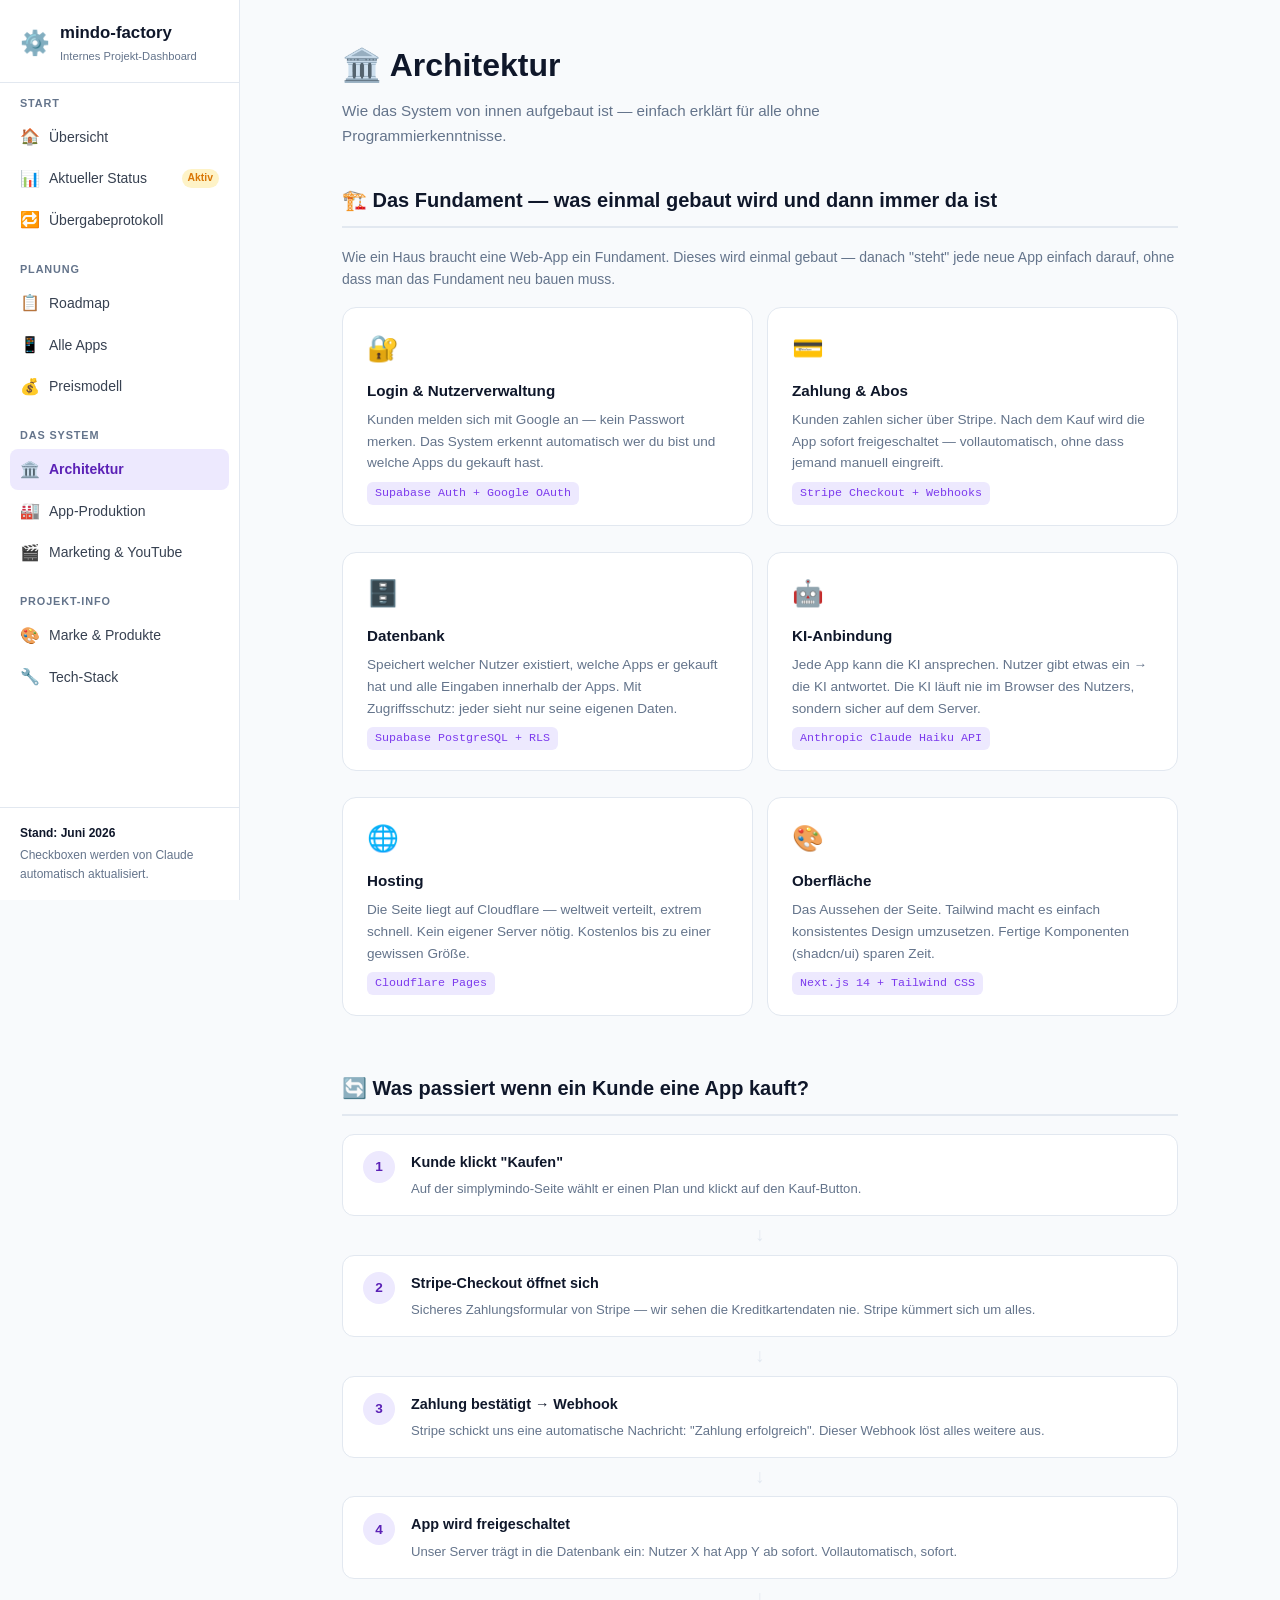
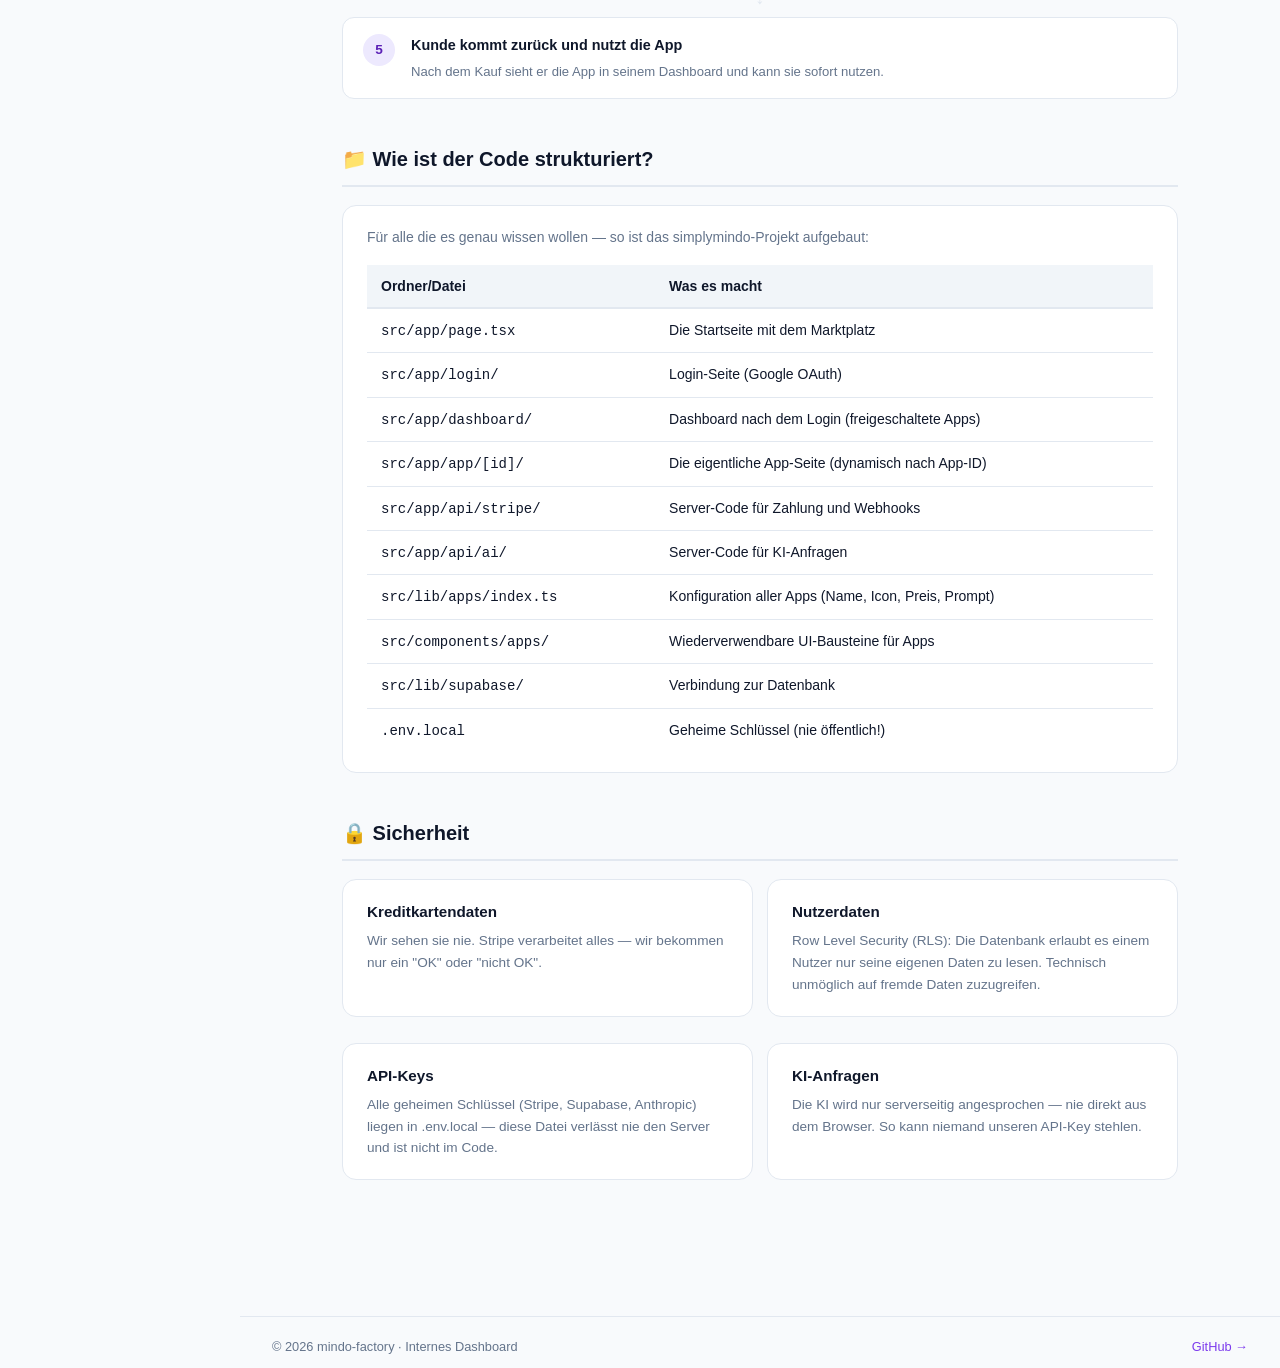
<file: architektur.html>
<!DOCTYPE html>
<html lang="de">
<head>
<meta charset="UTF-8">
<meta name="viewport" content="width=device-width, initial-scale=1.0">
<title>mindo-factory · Architektur</title>
<link rel="stylesheet" href="style.css">
</head>
<body>
<aside class="sidebar">
  <div class="sidebar-logo"><a href="index.html"><span class="logo-icon">⚙️</span><div><div class="logo-text">mindo-factory</div><div class="logo-sub">Internes Projekt-Dashboard</div></div></a></div>
  <nav class="sidebar-nav">
    <div class="nav-group"><div class="nav-group-label">Start</div><a href="index.html"><span class="nav-icon">🏠</span> Übersicht</a><a href="status.html"><span class="nav-icon">📊</span> Aktueller Status <span class="nav-badge wip">Aktiv</span></a>
      <a href="uebergabe.html"><span class="nav-icon">🔁</span> Übergabeprotokoll</a></div>
    <div class="nav-group"><div class="nav-group-label">Planung</div><a href="roadmap.html"><span class="nav-icon">📋</span> Roadmap</a><a href="apps.html"><span class="nav-icon">📱</span> Alle Apps</a><a href="preise.html"><span class="nav-icon">💰</span> Preismodell</a></div>
    <div class="nav-group"><div class="nav-group-label">Das System</div><a href="architektur.html" class="active"><span class="nav-icon">🏛️</span> Architektur</a><a href="produktion.html"><span class="nav-icon">🏭</span> App-Produktion</a><a href="marketing.html"><span class="nav-icon">🎬</span> Marketing & YouTube</a></div>
    <div class="nav-group"><div class="nav-group-label">Projekt-Info</div><a href="marke.html"><span class="nav-icon">🎨</span> Marke & Produkte</a><a href="techstack.html"><span class="nav-icon">🔧</span> Tech-Stack</a></div>
  </nav>
  <div class="sidebar-footer"><strong>Stand: Juni 2026</strong>Checkboxen werden von Claude automatisch aktualisiert.</div>
</aside>
<div class="page-wrap">
<div class="page-content">
  <div class="page-header">
    <h1>🏛️ Architektur</h1>
    <p>Wie das System von innen aufgebaut ist — einfach erklärt für alle ohne Programmierkenntnisse.</p>
  </div>

  <div class="section">
    <h2>🏗️ Das Fundament — was einmal gebaut wird und dann immer da ist</h2>
    <p style="font-size:0.875rem;color:var(--text-muted);margin-bottom:16px;">Wie ein Haus braucht eine Web-App ein Fundament. Dieses wird einmal gebaut — danach "steht" jede neue App einfach darauf, ohne dass man das Fundament neu bauen muss.</p>
    <div class="card-grid">
      <div class="card">
        <div class="card-icon">🔐</div>
        <h3>Login &amp; Nutzerverwaltung</h3>
        <p>Kunden melden sich mit Google an — kein Passwort merken. Das System erkennt automatisch wer du bist und welche Apps du gekauft hast.</p>
        <span class="tech">Supabase Auth + Google OAuth</span>
      </div>
      <div class="card">
        <div class="card-icon">💳</div>
        <h3>Zahlung &amp; Abos</h3>
        <p>Kunden zahlen sicher über Stripe. Nach dem Kauf wird die App sofort freigeschaltet — vollautomatisch, ohne dass jemand manuell eingreift.</p>
        <span class="tech">Stripe Checkout + Webhooks</span>
      </div>
      <div class="card">
        <div class="card-icon">🗄️</div>
        <h3>Datenbank</h3>
        <p>Speichert welcher Nutzer existiert, welche Apps er gekauft hat und alle Eingaben innerhalb der Apps. Mit Zugriffsschutz: jeder sieht nur seine eigenen Daten.</p>
        <span class="tech">Supabase PostgreSQL + RLS</span>
      </div>
      <div class="card">
        <div class="card-icon">🤖</div>
        <h3>KI-Anbindung</h3>
        <p>Jede App kann die KI ansprechen. Nutzer gibt etwas ein → die KI antwortet. Die KI läuft nie im Browser des Nutzers, sondern sicher auf dem Server.</p>
        <span class="tech">Anthropic Claude Haiku API</span>
      </div>
      <div class="card">
        <div class="card-icon">🌐</div>
        <h3>Hosting</h3>
        <p>Die Seite liegt auf Cloudflare — weltweit verteilt, extrem schnell. Kein eigener Server nötig. Kostenlos bis zu einer gewissen Größe.</p>
        <span class="tech">Cloudflare Pages</span>
      </div>
      <div class="card">
        <div class="card-icon">🎨</div>
        <h3>Oberfläche</h3>
        <p>Das Aussehen der Seite. Tailwind macht es einfach konsistentes Design umzusetzen. Fertige Komponenten (shadcn/ui) sparen Zeit.</p>
        <span class="tech">Next.js 14 + Tailwind CSS</span>
      </div>
    </div>
  </div>

  <div class="section">
    <h2>🔄 Was passiert wenn ein Kunde eine App kauft?</h2>
    <div class="flow">
      <div class="flow-step"><div class="step-num">1</div><div><h3>Kunde klickt "Kaufen"</h3><p>Auf der simplymindo-Seite wählt er einen Plan und klickt auf den Kauf-Button.</p></div></div>
      <div class="flow-arrow">↓</div>
      <div class="flow-step"><div class="step-num">2</div><div><h3>Stripe-Checkout öffnet sich</h3><p>Sicheres Zahlungsformular von Stripe — wir sehen die Kreditkartendaten nie. Stripe kümmert sich um alles.</p></div></div>
      <div class="flow-arrow">↓</div>
      <div class="flow-step"><div class="step-num">3</div><div><h3>Zahlung bestätigt → Webhook</h3><p>Stripe schickt uns eine automatische Nachricht: "Zahlung erfolgreich". Dieser Webhook löst alles weitere aus.</p></div></div>
      <div class="flow-arrow">↓</div>
      <div class="flow-step"><div class="step-num">4</div><div><h3>App wird freigeschaltet</h3><p>Unser Server trägt in die Datenbank ein: Nutzer X hat App Y ab sofort. Vollautomatisch, sofort.</p></div></div>
      <div class="flow-arrow">↓</div>
      <div class="flow-step"><div class="step-num">5</div><div><h3>Kunde kommt zurück und nutzt die App</h3><p>Nach dem Kauf sieht er die App in seinem Dashboard und kann sie sofort nutzen.</p></div></div>
    </div>
  </div>

  <div class="section">
    <h2>📁 Wie ist der Code strukturiert?</h2>
    <div class="card">
      <p style="font-size:0.875rem;margin-bottom:16px;">Für alle die es genau wissen wollen — so ist das simplymindo-Projekt aufgebaut:</p>
      <table>
        <thead><tr><th>Ordner/Datei</th><th>Was es macht</th></tr></thead>
        <tbody>
          <tr><td><code>src/app/page.tsx</code></td><td>Die Startseite mit dem Marktplatz</td></tr>
          <tr><td><code>src/app/login/</code></td><td>Login-Seite (Google OAuth)</td></tr>
          <tr><td><code>src/app/dashboard/</code></td><td>Dashboard nach dem Login (freigeschaltete Apps)</td></tr>
          <tr><td><code>src/app/app/[id]/</code></td><td>Die eigentliche App-Seite (dynamisch nach App-ID)</td></tr>
          <tr><td><code>src/app/api/stripe/</code></td><td>Server-Code für Zahlung und Webhooks</td></tr>
          <tr><td><code>src/app/api/ai/</code></td><td>Server-Code für KI-Anfragen</td></tr>
          <tr><td><code>src/lib/apps/index.ts</code></td><td>Konfiguration aller Apps (Name, Icon, Preis, Prompt)</td></tr>
          <tr><td><code>src/components/apps/</code></td><td>Wiederverwendbare UI-Bausteine für Apps</td></tr>
          <tr><td><code>src/lib/supabase/</code></td><td>Verbindung zur Datenbank</td></tr>
          <tr><td><code>.env.local</code></td><td>Geheime Schlüssel (nie öffentlich!)</td></tr>
        </tbody>
      </table>
    </div>
  </div>

  <div class="section">
    <h2>🔒 Sicherheit</h2>
    <div class="card-grid">
      <div class="card">
        <h3>Kreditkartendaten</h3>
        <p>Wir sehen sie nie. Stripe verarbeitet alles — wir bekommen nur ein "OK" oder "nicht OK".</p>
      </div>
      <div class="card">
        <h3>Nutzerdaten</h3>
        <p>Row Level Security (RLS): Die Datenbank erlaubt es einem Nutzer nur seine eigenen Daten zu lesen. Technisch unmöglich auf fremde Daten zuzugreifen.</p>
      </div>
      <div class="card">
        <h3>API-Keys</h3>
        <p>Alle geheimen Schlüssel (Stripe, Supabase, Anthropic) liegen in .env.local — diese Datei verlässt nie den Server und ist nicht im Code.</p>
      </div>
      <div class="card">
        <h3>KI-Anfragen</h3>
        <p>Die KI wird nur serverseitig angesprochen — nie direkt aus dem Browser. So kann niemand unseren API-Key stehlen.</p>
      </div>
    </div>
  </div>

</div>
<footer class="page-footer">
  <span>© 2026 mindo-factory · Internes Dashboard</span>
  <a href="https://github.com/oechteli/mindo-factory" target="_blank">GitHub →</a>
</footer>
</div>
</body>
</html>
</file>
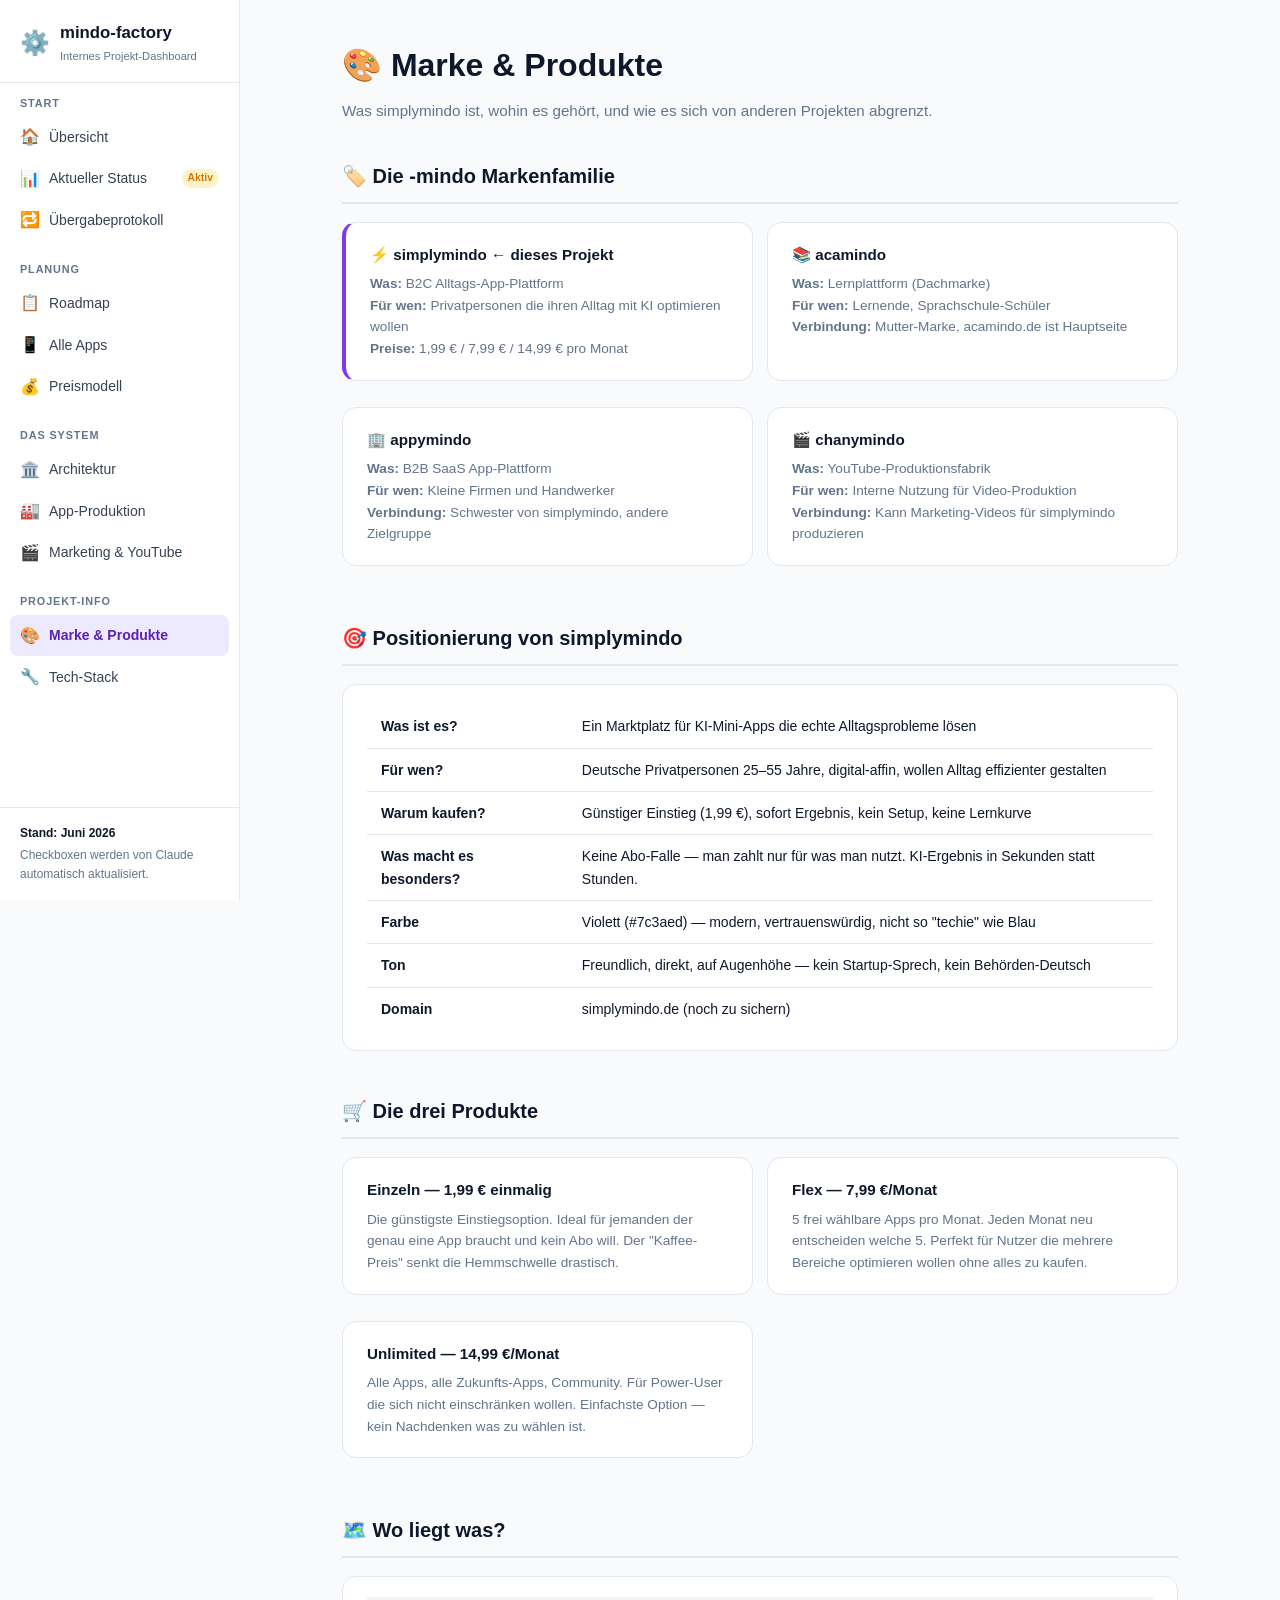
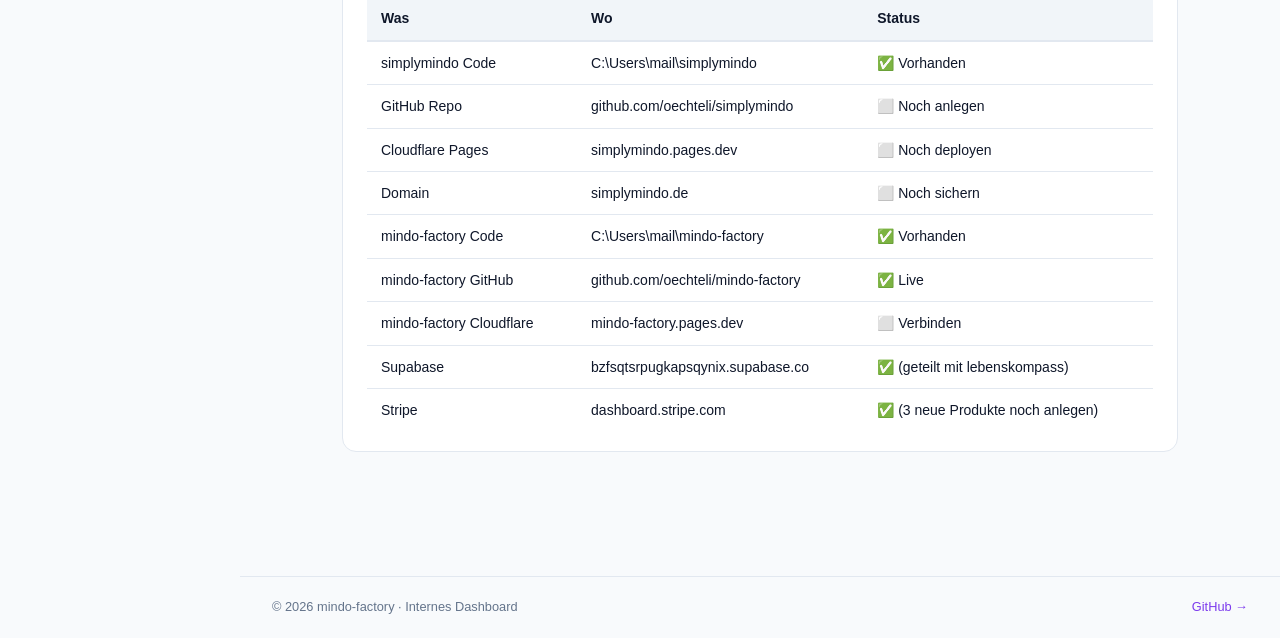
<file: marke.html>
<!DOCTYPE html>
<html lang="de">
<head>
<meta charset="UTF-8">
<meta name="viewport" content="width=device-width, initial-scale=1.0">
<title>mindo-factory · Marke & Produkte</title>
<link rel="stylesheet" href="style.css">
</head>
<body>
<aside class="sidebar">
  <div class="sidebar-logo"><a href="index.html"><span class="logo-icon">⚙️</span><div><div class="logo-text">mindo-factory</div><div class="logo-sub">Internes Projekt-Dashboard</div></div></a></div>
  <nav class="sidebar-nav">
    <div class="nav-group"><div class="nav-group-label">Start</div><a href="index.html"><span class="nav-icon">🏠</span> Übersicht</a><a href="status.html"><span class="nav-icon">📊</span> Aktueller Status <span class="nav-badge wip">Aktiv</span></a>
      <a href="uebergabe.html"><span class="nav-icon">🔁</span> Übergabeprotokoll</a></div>
    <div class="nav-group"><div class="nav-group-label">Planung</div><a href="roadmap.html"><span class="nav-icon">📋</span> Roadmap</a><a href="apps.html"><span class="nav-icon">📱</span> Alle Apps</a><a href="preise.html"><span class="nav-icon">💰</span> Preismodell</a></div>
    <div class="nav-group"><div class="nav-group-label">Das System</div><a href="architektur.html"><span class="nav-icon">🏛️</span> Architektur</a><a href="produktion.html"><span class="nav-icon">🏭</span> App-Produktion</a><a href="marketing.html"><span class="nav-icon">🎬</span> Marketing & YouTube</a></div>
    <div class="nav-group"><div class="nav-group-label">Projekt-Info</div><a href="marke.html" class="active"><span class="nav-icon">🎨</span> Marke & Produkte</a><a href="techstack.html"><span class="nav-icon">🔧</span> Tech-Stack</a></div>
  </nav>
  <div class="sidebar-footer"><strong>Stand: Juni 2026</strong>Checkboxen werden von Claude automatisch aktualisiert.</div>
</aside>
<div class="page-wrap">
<div class="page-content">
  <div class="page-header">
    <h1>🎨 Marke &amp; Produkte</h1>
    <p>Was simplymindo ist, wohin es gehört, und wie es sich von anderen Projekten abgrenzt.</p>
  </div>

  <div class="section">
    <h2>🏷️ Die -mindo Markenfamilie</h2>
    <div class="card-grid">
      <div class="card" style="border-left:4px solid #7c3aed">
        <h3>⚡ simplymindo ← dieses Projekt</h3>
        <p><strong>Was:</strong> B2C Alltags-App-Plattform<br><strong>Für wen:</strong> Privatpersonen die ihren Alltag mit KI optimieren wollen<br><strong>Preise:</strong> 1,99 € / 7,99 € / 14,99 € pro Monat</p>
      </div>
      <div class="card">
        <h3>📚 acamindo</h3>
        <p><strong>Was:</strong> Lernplattform (Dachmarke)<br><strong>Für wen:</strong> Lernende, Sprachschule-Schüler<br><strong>Verbindung:</strong> Mutter-Marke, acamindo.de ist Hauptseite</p>
      </div>
      <div class="card">
        <h3>🏢 appymindo</h3>
        <p><strong>Was:</strong> B2B SaaS App-Plattform<br><strong>Für wen:</strong> Kleine Firmen und Handwerker<br><strong>Verbindung:</strong> Schwester von simplymindo, andere Zielgruppe</p>
      </div>
      <div class="card">
        <h3>🎬 chanymindo</h3>
        <p><strong>Was:</strong> YouTube-Produktionsfabrik<br><strong>Für wen:</strong> Interne Nutzung für Video-Produktion<br><strong>Verbindung:</strong> Kann Marketing-Videos für simplymindo produzieren</p>
      </div>
    </div>
  </div>

  <div class="section">
    <h2>🎯 Positionierung von simplymindo</h2>
    <div class="card">
      <table>
        <tbody>
          <tr><td><strong>Was ist es?</strong></td><td>Ein Marktplatz für KI-Mini-Apps die echte Alltagsprobleme lösen</td></tr>
          <tr><td><strong>Für wen?</strong></td><td>Deutsche Privatpersonen 25–55 Jahre, digital-affin, wollen Alltag effizienter gestalten</td></tr>
          <tr><td><strong>Warum kaufen?</strong></td><td>Günstiger Einstieg (1,99 €), sofort Ergebnis, kein Setup, keine Lernkurve</td></tr>
          <tr><td><strong>Was macht es besonders?</strong></td><td>Keine Abo-Falle — man zahlt nur für was man nutzt. KI-Ergebnis in Sekunden statt Stunden.</td></tr>
          <tr><td><strong>Farbe</strong></td><td>Violett (#7c3aed) — modern, vertrauenswürdig, nicht so "techie" wie Blau</td></tr>
          <tr><td><strong>Ton</strong></td><td>Freundlich, direkt, auf Augenhöhe — kein Startup-Sprech, kein Behörden-Deutsch</td></tr>
          <tr><td><strong>Domain</strong></td><td>simplymindo.de (noch zu sichern)</td></tr>
        </tbody>
      </table>
    </div>
  </div>

  <div class="section">
    <h2>🛒 Die drei Produkte</h2>
    <div class="card-grid">
      <div class="card">
        <h3>Einzeln — 1,99 € einmalig</h3>
        <p>Die günstigste Einstiegsoption. Ideal für jemanden der genau eine App braucht und kein Abo will. Der "Kaffee-Preis" senkt die Hemmschwelle drastisch.</p>
      </div>
      <div class="card">
        <h3>Flex — 7,99 €/Monat</h3>
        <p>5 frei wählbare Apps pro Monat. Jeden Monat neu entscheiden welche 5. Perfekt für Nutzer die mehrere Bereiche optimieren wollen ohne alles zu kaufen.</p>
      </div>
      <div class="card">
        <h3>Unlimited — 14,99 €/Monat</h3>
        <p>Alle Apps, alle Zukunfts-Apps, Community. Für Power-User die sich nicht einschränken wollen. Einfachste Option — kein Nachdenken was zu wählen ist.</p>
      </div>
    </div>
  </div>

  <div class="section">
    <h2>🗺️ Wo liegt was?</h2>
    <div class="card">
      <table>
        <thead><tr><th>Was</th><th>Wo</th><th>Status</th></tr></thead>
        <tbody>
          <tr><td>simplymindo Code</td><td>C:\Users\mail\simplymindo</td><td>✅ Vorhanden</td></tr>
          <tr><td>GitHub Repo</td><td>github.com/oechteli/simplymindo</td><td>⬜ Noch anlegen</td></tr>
          <tr><td>Cloudflare Pages</td><td>simplymindo.pages.dev</td><td>⬜ Noch deployen</td></tr>
          <tr><td>Domain</td><td>simplymindo.de</td><td>⬜ Noch sichern</td></tr>
          <tr><td>mindo-factory Code</td><td>C:\Users\mail\mindo-factory</td><td>✅ Vorhanden</td></tr>
          <tr><td>mindo-factory GitHub</td><td>github.com/oechteli/mindo-factory</td><td>✅ Live</td></tr>
          <tr><td>mindo-factory Cloudflare</td><td>mindo-factory.pages.dev</td><td>⬜ Verbinden</td></tr>
          <tr><td>Supabase</td><td>bzfsqtsrpugkapsqynix.supabase.co</td><td>✅ (geteilt mit lebenskompass)</td></tr>
          <tr><td>Stripe</td><td>dashboard.stripe.com</td><td>✅ (3 neue Produkte noch anlegen)</td></tr>
        </tbody>
      </table>
    </div>
  </div>

</div>
<footer class="page-footer">
  <span>© 2026 mindo-factory · Internes Dashboard</span>
  <a href="https://github.com/oechteli/mindo-factory" target="_blank">GitHub →</a>
</footer>
</div>
</body>
</html>
</file>
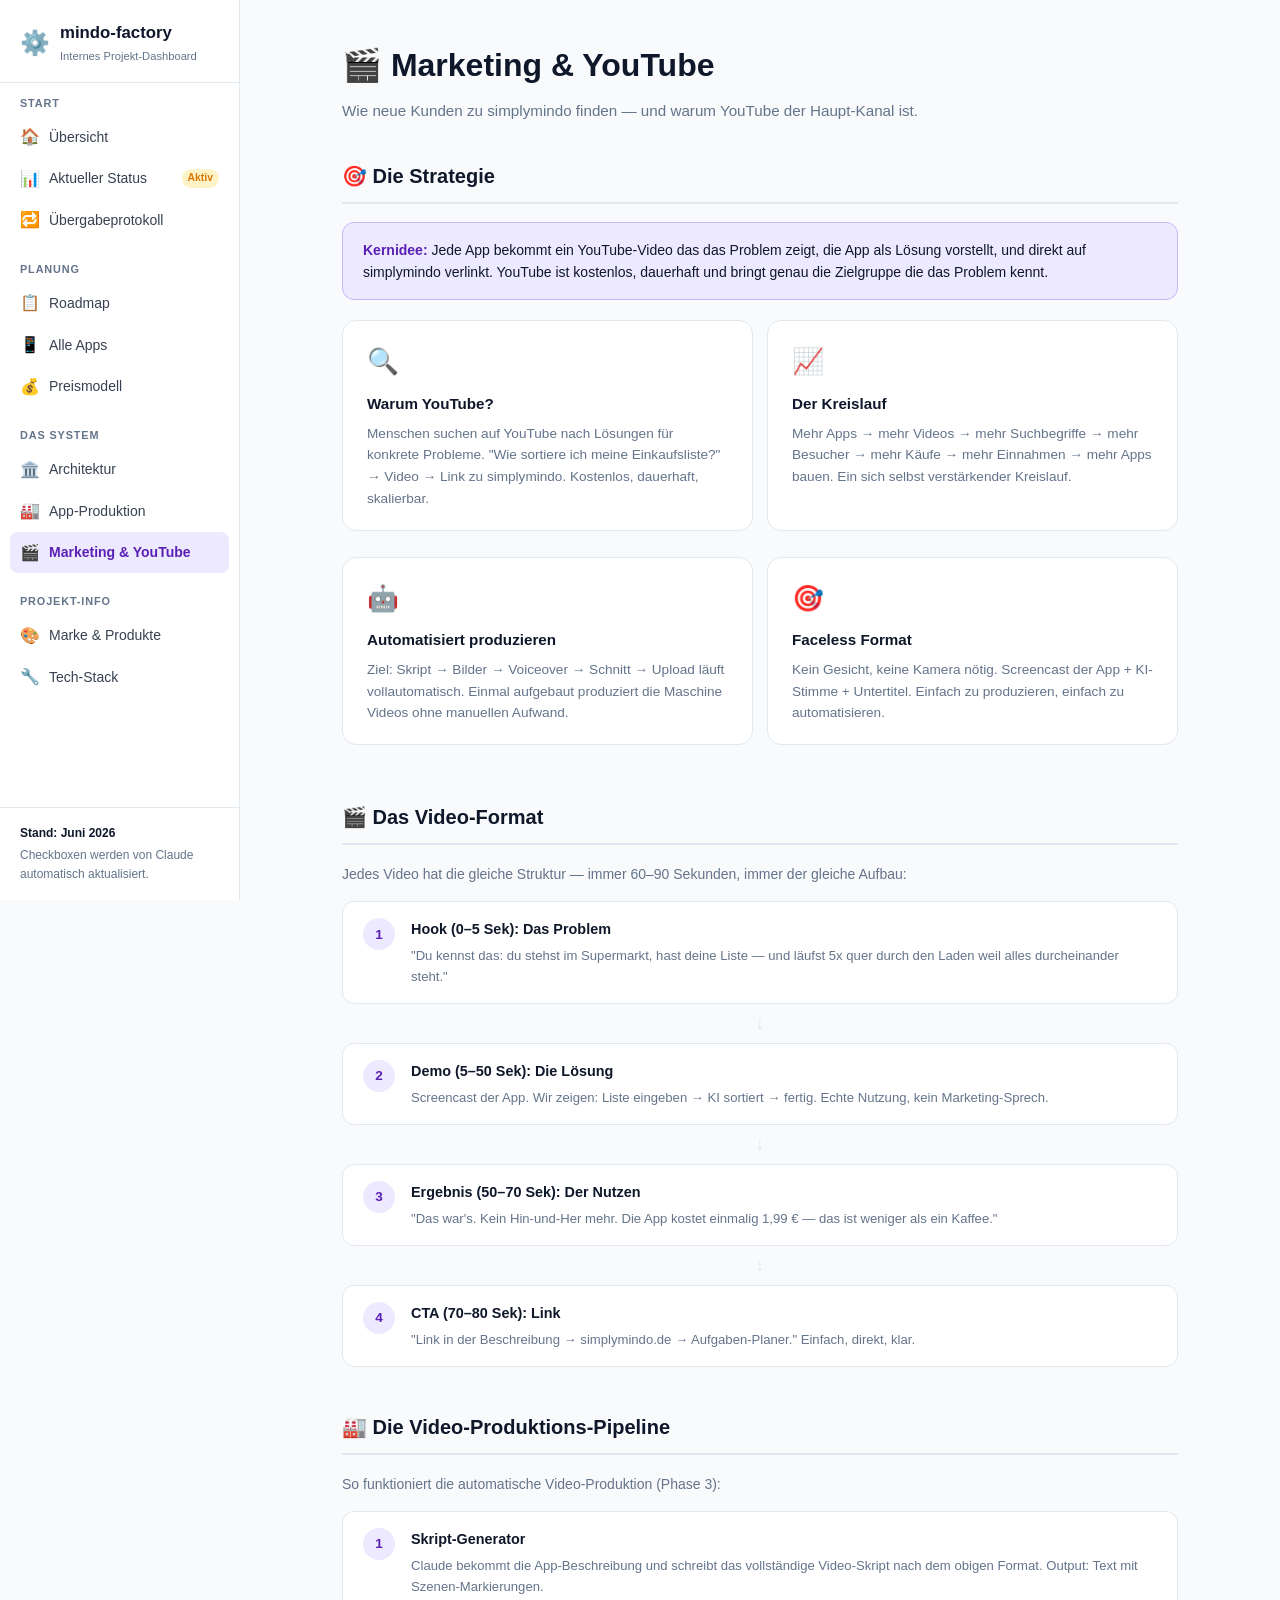
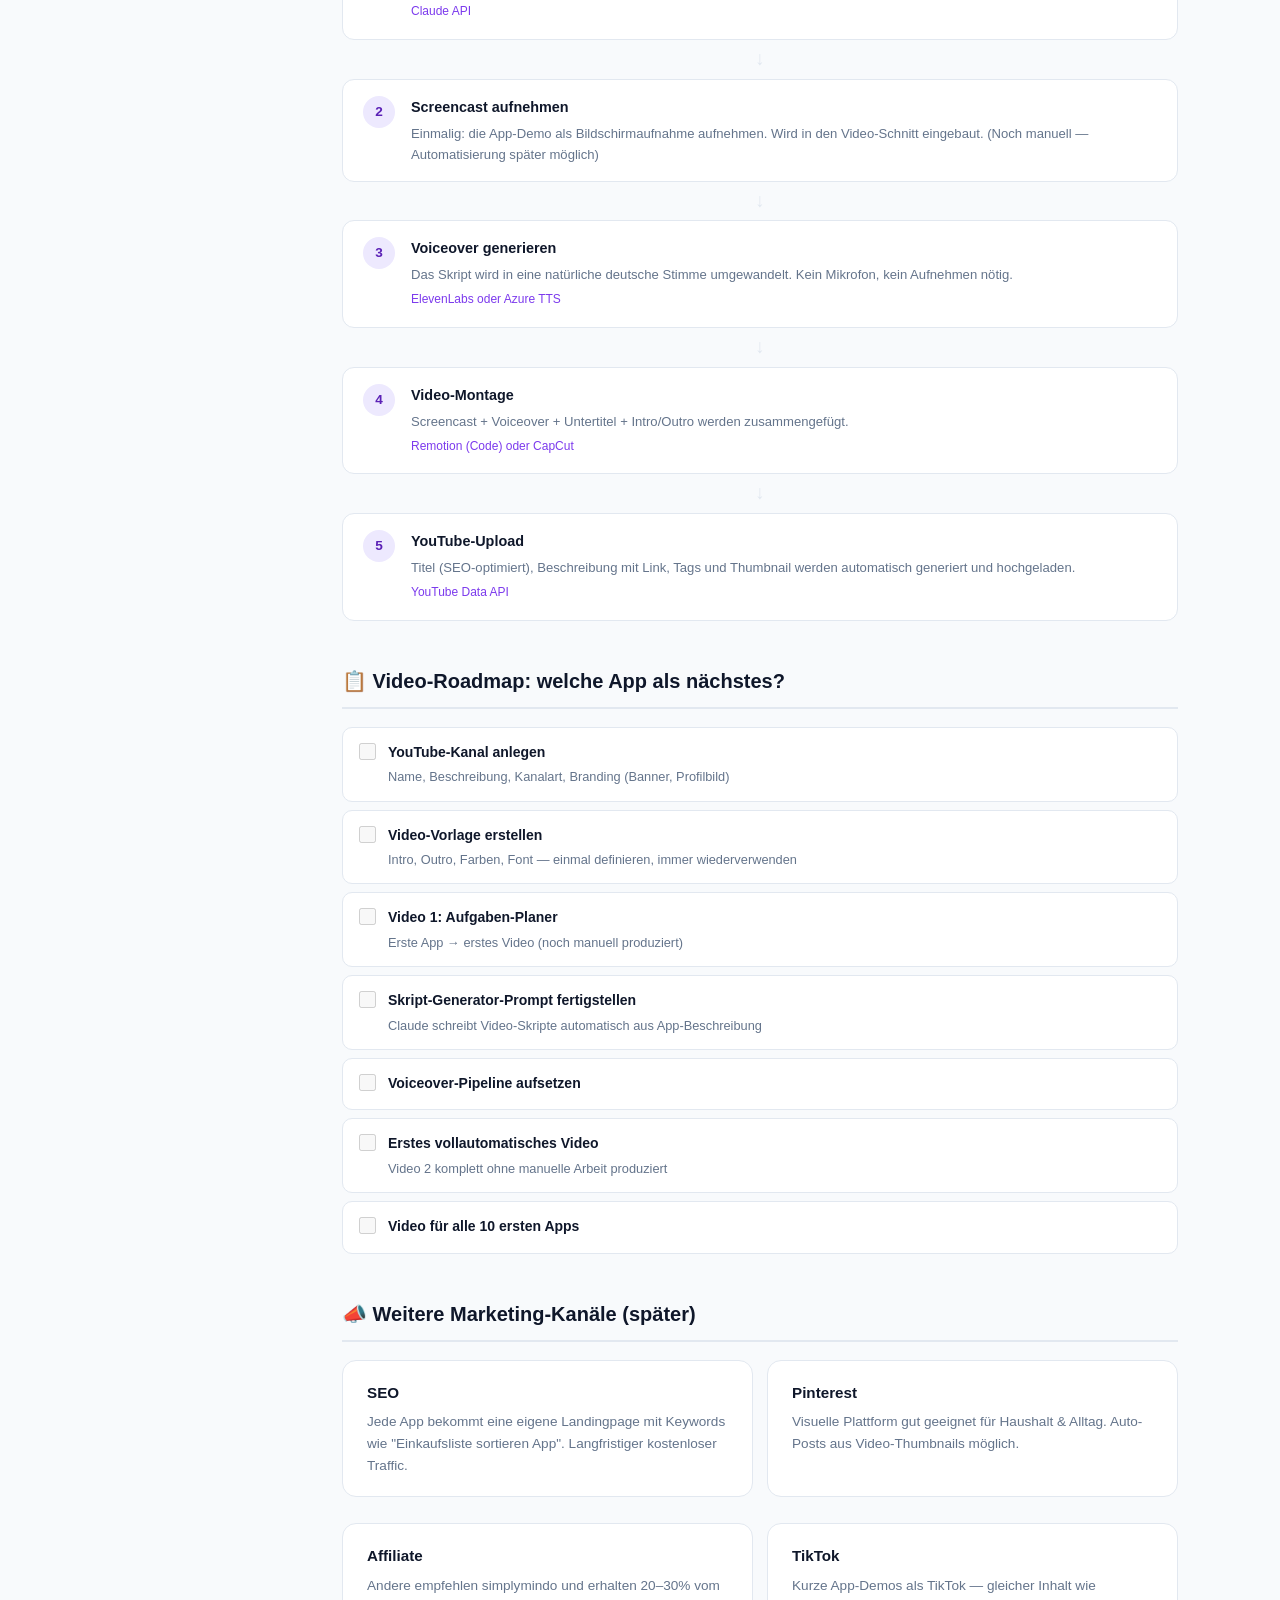
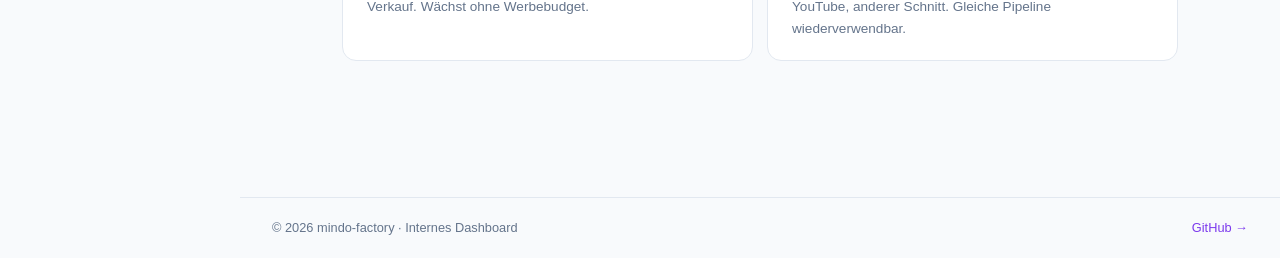
<file: marketing.html>
<!DOCTYPE html>
<html lang="de">
<head>
<meta charset="UTF-8">
<meta name="viewport" content="width=device-width, initial-scale=1.0">
<title>mindo-factory · Marketing & YouTube</title>
<link rel="stylesheet" href="style.css">
</head>
<body>
<aside class="sidebar">
  <div class="sidebar-logo"><a href="index.html"><span class="logo-icon">⚙️</span><div><div class="logo-text">mindo-factory</div><div class="logo-sub">Internes Projekt-Dashboard</div></div></a></div>
  <nav class="sidebar-nav">
    <div class="nav-group"><div class="nav-group-label">Start</div><a href="index.html"><span class="nav-icon">🏠</span> Übersicht</a><a href="status.html"><span class="nav-icon">📊</span> Aktueller Status <span class="nav-badge wip">Aktiv</span></a>
      <a href="uebergabe.html"><span class="nav-icon">🔁</span> Übergabeprotokoll</a></div>
    <div class="nav-group"><div class="nav-group-label">Planung</div><a href="roadmap.html"><span class="nav-icon">📋</span> Roadmap</a><a href="apps.html"><span class="nav-icon">📱</span> Alle Apps</a><a href="preise.html"><span class="nav-icon">💰</span> Preismodell</a></div>
    <div class="nav-group"><div class="nav-group-label">Das System</div><a href="architektur.html"><span class="nav-icon">🏛️</span> Architektur</a><a href="produktion.html"><span class="nav-icon">🏭</span> App-Produktion</a><a href="marketing.html" class="active"><span class="nav-icon">🎬</span> Marketing & YouTube</a></div>
    <div class="nav-group"><div class="nav-group-label">Projekt-Info</div><a href="marke.html"><span class="nav-icon">🎨</span> Marke & Produkte</a><a href="techstack.html"><span class="nav-icon">🔧</span> Tech-Stack</a></div>
  </nav>
  <div class="sidebar-footer"><strong>Stand: Juni 2026</strong>Checkboxen werden von Claude automatisch aktualisiert.</div>
</aside>
<div class="page-wrap">
<div class="page-content">
  <div class="page-header">
    <h1>🎬 Marketing &amp; YouTube</h1>
    <p>Wie neue Kunden zu simplymindo finden — und warum YouTube der Haupt-Kanal ist.</p>
  </div>

  <div class="section">
    <h2>🎯 Die Strategie</h2>
    <div class="info-box">
      <strong>Kernidee:</strong> Jede App bekommt ein YouTube-Video das das Problem zeigt, die App als Lösung vorstellt, und direkt auf simplymindo verlinkt. YouTube ist kostenlos, dauerhaft und bringt genau die Zielgruppe die das Problem kennt.
    </div>
    <div class="card-grid">
      <div class="card">
        <div class="card-icon">🔍</div>
        <h3>Warum YouTube?</h3>
        <p>Menschen suchen auf YouTube nach Lösungen für konkrete Probleme. "Wie sortiere ich meine Einkaufsliste?" → Video → Link zu simplymindo. Kostenlos, dauerhaft, skalierbar.</p>
      </div>
      <div class="card">
        <div class="card-icon">📈</div>
        <h3>Der Kreislauf</h3>
        <p>Mehr Apps → mehr Videos → mehr Suchbegriffe → mehr Besucher → mehr Käufe → mehr Einnahmen → mehr Apps bauen. Ein sich selbst verstärkender Kreislauf.</p>
      </div>
      <div class="card">
        <div class="card-icon">🤖</div>
        <h3>Automatisiert produzieren</h3>
        <p>Ziel: Skript → Bilder → Voiceover → Schnitt → Upload läuft vollautomatisch. Einmal aufgebaut produziert die Maschine Videos ohne manuellen Aufwand.</p>
      </div>
      <div class="card">
        <div class="card-icon">🎯</div>
        <h3>Faceless Format</h3>
        <p>Kein Gesicht, keine Kamera nötig. Screencast der App + KI-Stimme + Untertitel. Einfach zu produzieren, einfach zu automatisieren.</p>
      </div>
    </div>
  </div>

  <div class="section">
    <h2>🎬 Das Video-Format</h2>
    <p style="font-size:0.875rem;color:var(--text-muted);margin-bottom:16px;">Jedes Video hat die gleiche Struktur — immer 60–90 Sekunden, immer der gleiche Aufbau:</p>
    <div class="flow">
      <div class="flow-step"><div class="step-num">1</div><div><h3>Hook (0–5 Sek): Das Problem</h3><p>"Du kennst das: du stehst im Supermarkt, hast deine Liste — und läufst 5x quer durch den Laden weil alles durcheinander steht."</p></div></div>
      <div class="flow-arrow">↓</div>
      <div class="flow-step"><div class="step-num">2</div><div><h3>Demo (5–50 Sek): Die Lösung</h3><p>Screencast der App. Wir zeigen: Liste eingeben → KI sortiert → fertig. Echte Nutzung, kein Marketing-Sprech.</p></div></div>
      <div class="flow-arrow">↓</div>
      <div class="flow-step"><div class="step-num">3</div><div><h3>Ergebnis (50–70 Sek): Der Nutzen</h3><p>"Das war's. Kein Hin-und-Her mehr. Die App kostet einmalig 1,99 € — das ist weniger als ein Kaffee."</p></div></div>
      <div class="flow-arrow">↓</div>
      <div class="flow-step"><div class="step-num">4</div><div><h3>CTA (70–80 Sek): Link</h3><p>"Link in der Beschreibung → simplymindo.de → Aufgaben-Planer." Einfach, direkt, klar.</p></div></div>
    </div>
  </div>

  <div class="section">
    <h2>🏭 Die Video-Produktions-Pipeline</h2>
    <p style="font-size:0.875rem;color:var(--text-muted);margin-bottom:16px;">So funktioniert die automatische Video-Produktion (Phase 3):</p>
    <div class="flow">
      <div class="flow-step"><div class="step-num">1</div><div><h3>Skript-Generator</h3><p>Claude bekommt die App-Beschreibung und schreibt das vollständige Video-Skript nach dem obigen Format. Output: Text mit Szenen-Markierungen.</p><span style="font-size:0.75rem;color:var(--purple)">Claude API</span></div></div>
      <div class="flow-arrow">↓</div>
      <div class="flow-step"><div class="step-num">2</div><div><h3>Screencast aufnehmen</h3><p>Einmalig: die App-Demo als Bildschirmaufnahme aufnehmen. Wird in den Video-Schnitt eingebaut. (Noch manuell — Automatisierung später möglich)</p></div></div>
      <div class="flow-arrow">↓</div>
      <div class="flow-step"><div class="step-num">3</div><div><h3>Voiceover generieren</h3><p>Das Skript wird in eine natürliche deutsche Stimme umgewandelt. Kein Mikrofon, kein Aufnehmen nötig.</p><span style="font-size:0.75rem;color:var(--purple)">ElevenLabs oder Azure TTS</span></div></div>
      <div class="flow-arrow">↓</div>
      <div class="flow-step"><div class="step-num">4</div><div><h3>Video-Montage</h3><p>Screencast + Voiceover + Untertitel + Intro/Outro werden zusammengefügt.</p><span style="font-size:0.75rem;color:var(--purple)">Remotion (Code) oder CapCut</span></div></div>
      <div class="flow-arrow">↓</div>
      <div class="flow-step"><div class="step-num">5</div><div><h3>YouTube-Upload</h3><p>Titel (SEO-optimiert), Beschreibung mit Link, Tags und Thumbnail werden automatisch generiert und hochgeladen.</p><span style="font-size:0.75rem;color:var(--purple)">YouTube Data API</span></div></div>
    </div>
  </div>

  <div class="section">
    <h2>📋 Video-Roadmap: welche App als nächstes?</h2>
    <ul class="tasks">
      <li class="task"><input type="checkbox" disabled><div class="task-body"><strong>YouTube-Kanal anlegen</strong><span>Name, Beschreibung, Kanalart, Branding (Banner, Profilbild)</span></div></li>
      <li class="task"><input type="checkbox" disabled><div class="task-body"><strong>Video-Vorlage erstellen</strong><span>Intro, Outro, Farben, Font — einmal definieren, immer wiederverwenden</span></div></li>
      <li class="task"><input type="checkbox" disabled><div class="task-body"><strong>Video 1: Aufgaben-Planer</strong><span>Erste App → erstes Video (noch manuell produziert)</span></div></li>
      <li class="task"><input type="checkbox" disabled><div class="task-body"><strong>Skript-Generator-Prompt fertigstellen</strong><span>Claude schreibt Video-Skripte automatisch aus App-Beschreibung</span></div></li>
      <li class="task"><input type="checkbox" disabled><div class="task-body"><strong>Voiceover-Pipeline aufsetzen</strong></div></li>
      <li class="task"><input type="checkbox" disabled><div class="task-body"><strong>Erstes vollautomatisches Video</strong><span>Video 2 komplett ohne manuelle Arbeit produziert</span></div></li>
      <li class="task"><input type="checkbox" disabled><div class="task-body"><strong>Video für alle 10 ersten Apps</strong></div></li>
    </ul>
  </div>

  <div class="section">
    <h2>📣 Weitere Marketing-Kanäle (später)</h2>
    <div class="card-grid">
      <div class="card"><h3>SEO</h3><p>Jede App bekommt eine eigene Landingpage mit Keywords wie "Einkaufsliste sortieren App". Langfristiger kostenloser Traffic.</p></div>
      <div class="card"><h3>Pinterest</h3><p>Visuelle Plattform gut geeignet für Haushalt & Alltag. Auto-Posts aus Video-Thumbnails möglich.</p></div>
      <div class="card"><h3>Affiliate</h3><p>Andere empfehlen simplymindo und erhalten 20–30% vom Verkauf. Wächst ohne Werbebudget.</p></div>
      <div class="card"><h3>TikTok</h3><p>Kurze App-Demos als TikTok — gleicher Inhalt wie YouTube, anderer Schnitt. Gleiche Pipeline wiederverwendbar.</p></div>
    </div>
  </div>

</div>
<footer class="page-footer">
  <span>© 2026 mindo-factory · Internes Dashboard</span>
  <a href="https://github.com/oechteli/mindo-factory" target="_blank">GitHub →</a>
</footer>
</div>
</body>
</html>
</file>
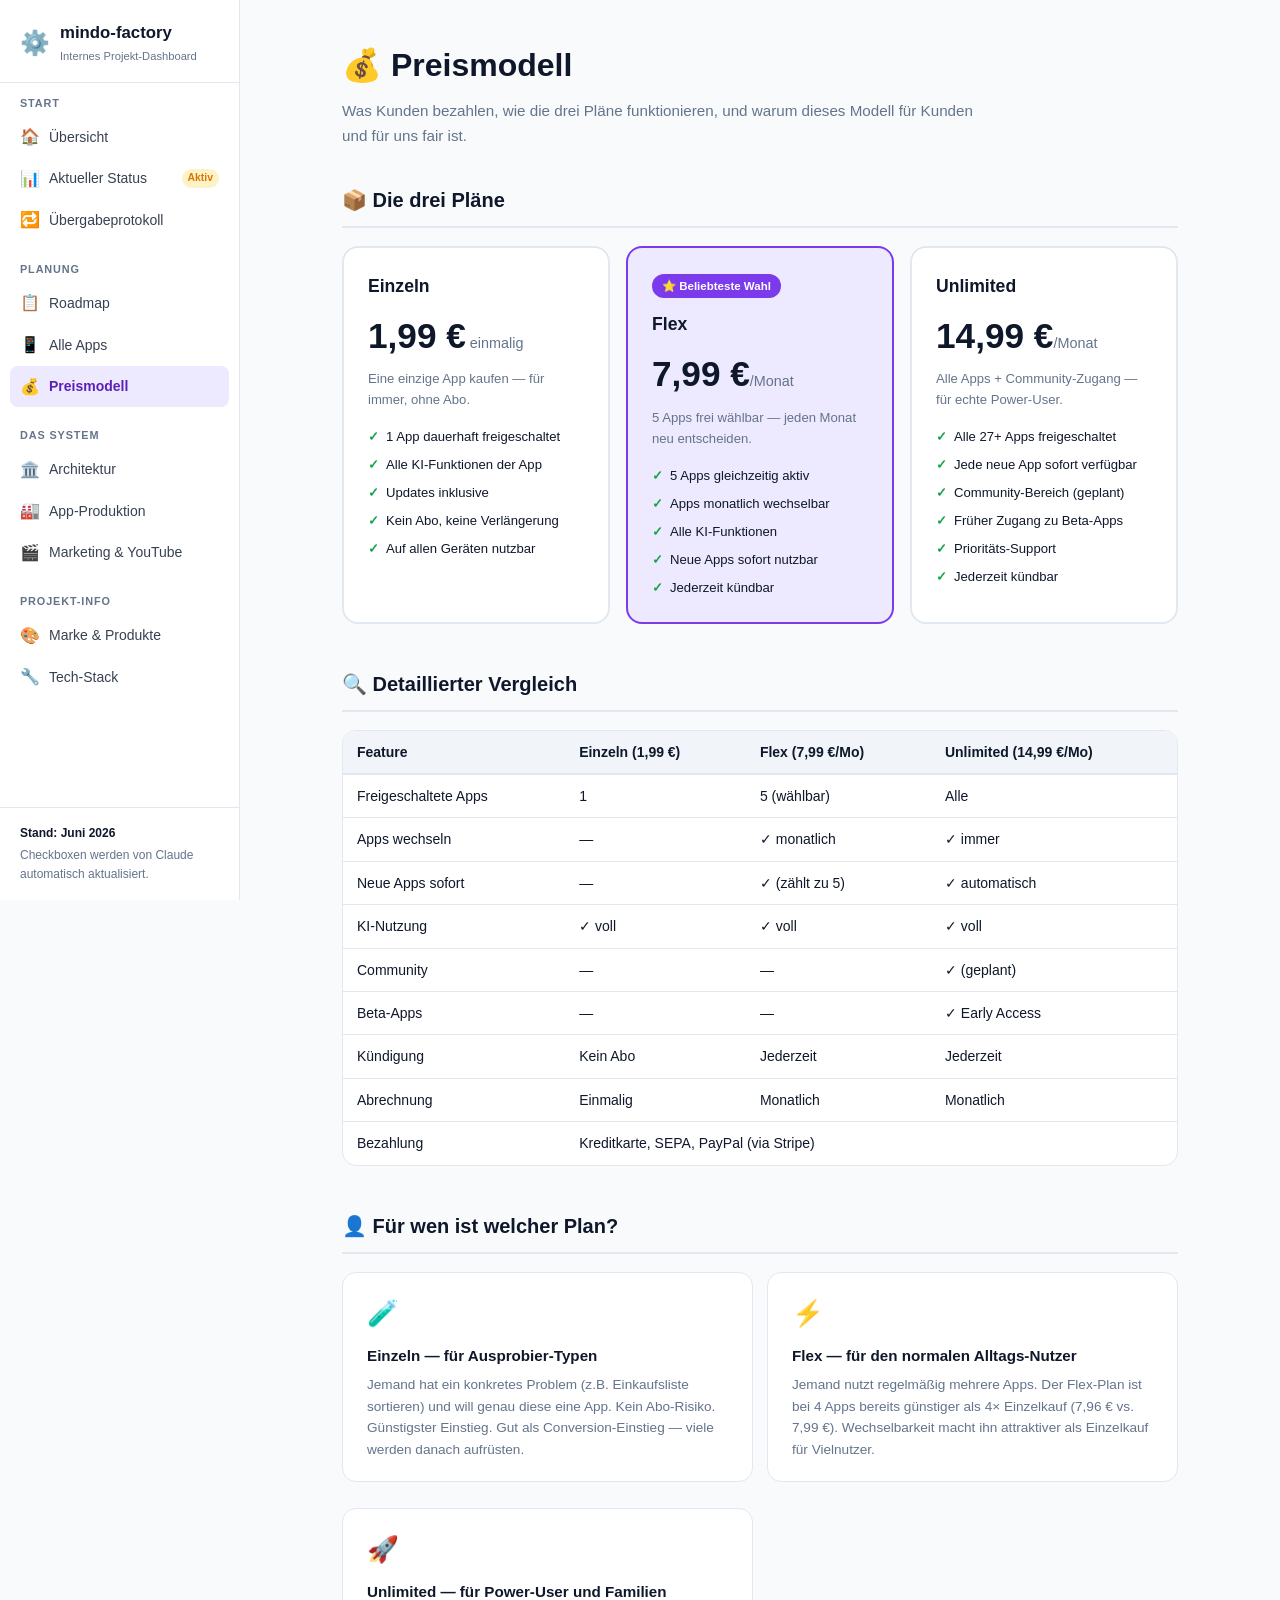
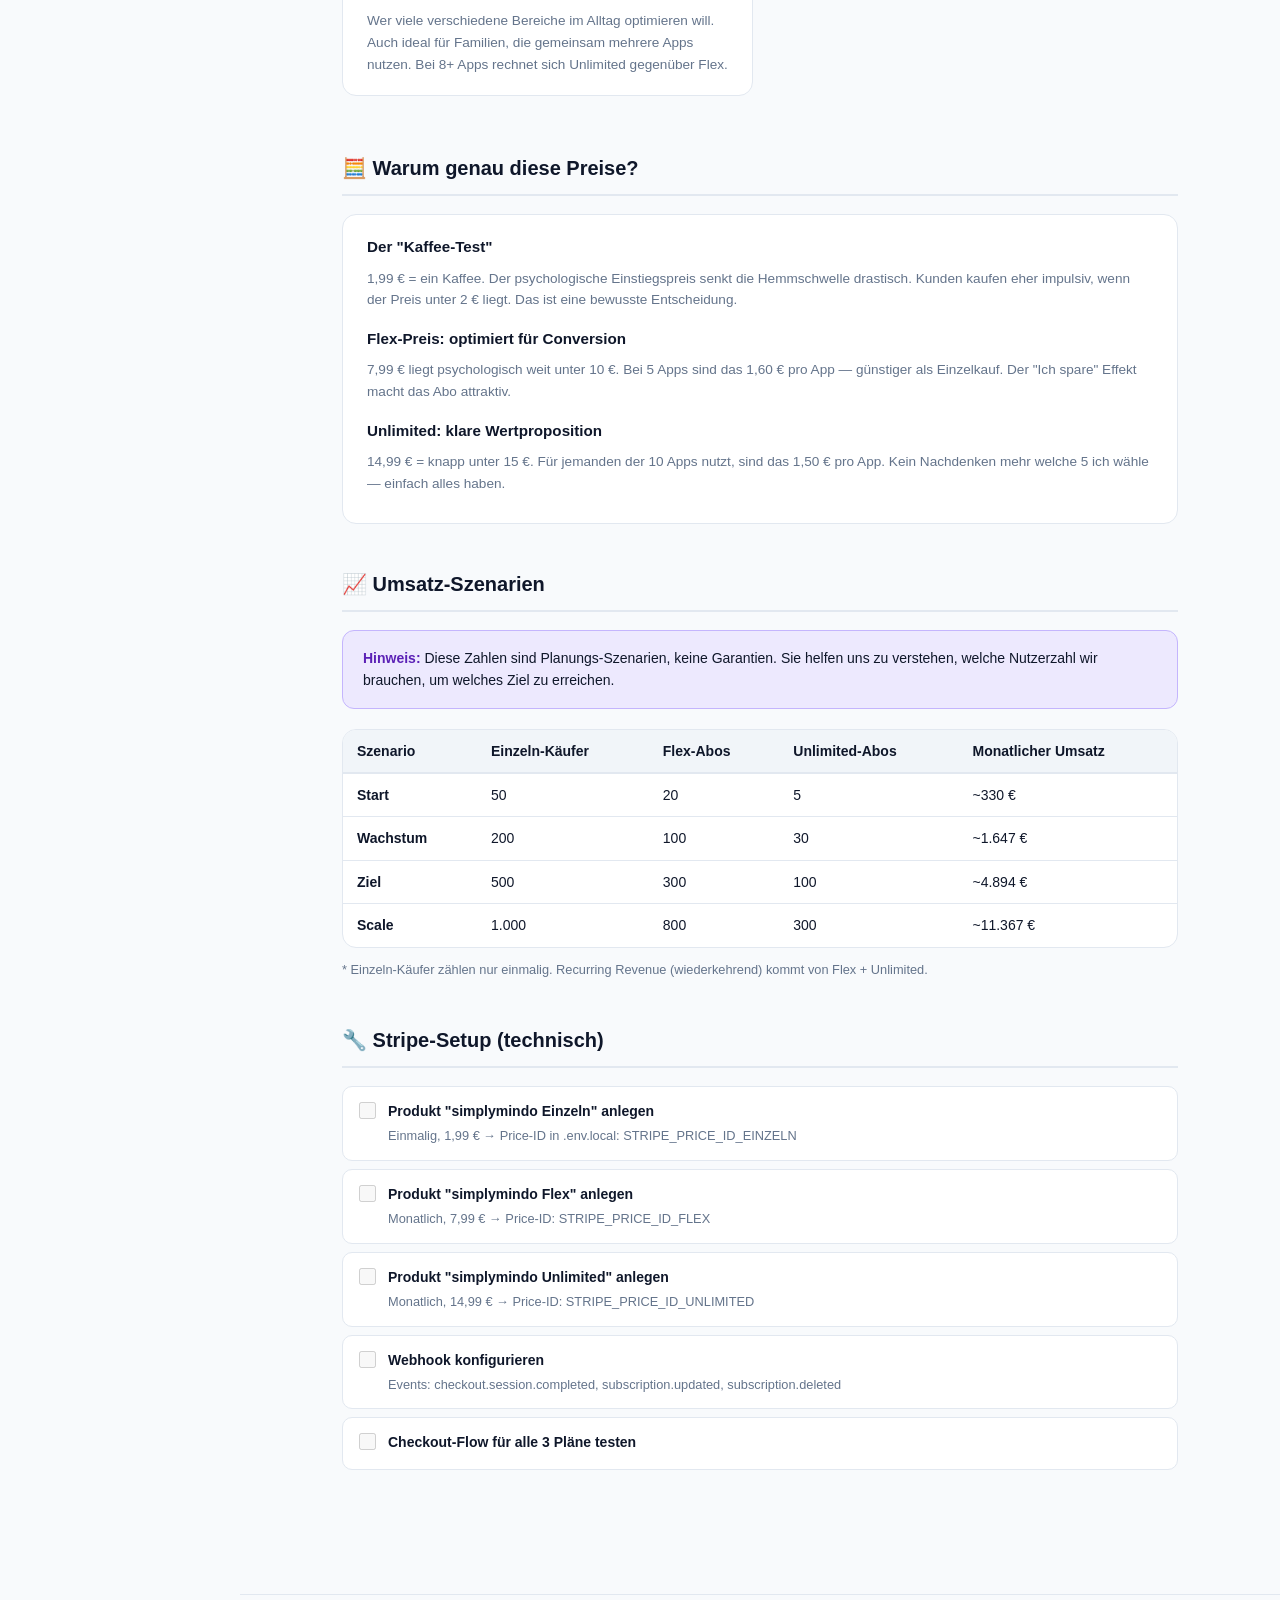
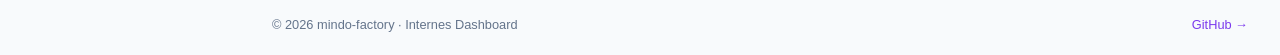
<file: preise.html>
<!DOCTYPE html>
<html lang="de">
<head>
<meta charset="UTF-8">
<meta name="viewport" content="width=device-width, initial-scale=1.0">
<title>mindo-factory · Preismodell</title>
<link rel="stylesheet" href="style.css">
</head>
<body>

<aside class="sidebar">
  <div class="sidebar-logo">
    <a href="index.html">
      <span class="logo-icon">⚙️</span>
      <div>
        <div class="logo-text">mindo-factory</div>
        <div class="logo-sub">Internes Projekt-Dashboard</div>
      </div>
    </a>
  </div>
  <nav class="sidebar-nav">
    <div class="nav-group">
      <div class="nav-group-label">Start</div>
      <a href="index.html"><span class="nav-icon">🏠</span> Übersicht</a>
      <a href="status.html"><span class="nav-icon">📊</span> Aktueller Status <span class="nav-badge wip">Aktiv</span></a>
      <a href="uebergabe.html"><span class="nav-icon">🔁</span> Übergabeprotokoll</a>
    </div>
    <div class="nav-group">
      <div class="nav-group-label">Planung</div>
      <a href="roadmap.html"><span class="nav-icon">📋</span> Roadmap</a>
      <a href="apps.html"><span class="nav-icon">📱</span> Alle Apps</a>
      <a href="preise.html" class="active"><span class="nav-icon">💰</span> Preismodell</a>
    </div>
    <div class="nav-group">
      <div class="nav-group-label">Das System</div>
      <a href="architektur.html"><span class="nav-icon">🏛️</span> Architektur</a>
      <a href="produktion.html"><span class="nav-icon">🏭</span> App-Produktion</a>
      <a href="marketing.html"><span class="nav-icon">🎬</span> Marketing & YouTube</a>
    </div>
    <div class="nav-group">
      <div class="nav-group-label">Projekt-Info</div>
      <a href="marke.html"><span class="nav-icon">🎨</span> Marke & Produkte</a>
      <a href="techstack.html"><span class="nav-icon">🔧</span> Tech-Stack</a>
    </div>
  </nav>
  <div class="sidebar-footer">
    <strong>Stand: Juni 2026</strong>
    Checkboxen werden von Claude automatisch aktualisiert.
  </div>
</aside>

<div class="page-wrap">
<div class="page-content">

  <div class="page-header">
    <h1>💰 Preismodell</h1>
    <p>Was Kunden bezahlen, wie die drei Pläne funktionieren, und warum dieses Modell für Kunden und für uns fair ist.</p>
  </div>

  <!-- Die 3 Pläne -->
  <div class="section">
    <h2>📦 Die drei Pläne</h2>
    <div class="price-grid">

      <div class="price-card">
        <div class="price-name">Einzeln</div>
        <div class="price-amount">1,99 €<span> einmalig</span></div>
        <div class="price-desc">Eine einzige App kaufen — für immer, ohne Abo.</div>
        <ul class="price-features">
          <li>1 App dauerhaft freigeschaltet</li>
          <li>Alle KI-Funktionen der App</li>
          <li>Updates inklusive</li>
          <li>Kein Abo, keine Verlängerung</li>
          <li>Auf allen Geräten nutzbar</li>
        </ul>
      </div>

      <div class="price-card featured">
        <div class="price-badge">⭐ Beliebteste Wahl</div>
        <div class="price-name">Flex</div>
        <div class="price-amount">7,99 €<span>/Monat</span></div>
        <div class="price-desc">5 Apps frei wählbar — jeden Monat neu entscheiden.</div>
        <ul class="price-features">
          <li>5 Apps gleichzeitig aktiv</li>
          <li>Apps monatlich wechselbar</li>
          <li>Alle KI-Funktionen</li>
          <li>Neue Apps sofort nutzbar</li>
          <li>Jederzeit kündbar</li>
        </ul>
      </div>

      <div class="price-card">
        <div class="price-name">Unlimited</div>
        <div class="price-amount">14,99 €<span>/Monat</span></div>
        <div class="price-desc">Alle Apps + Community-Zugang — für echte Power-User.</div>
        <ul class="price-features">
          <li>Alle 27+ Apps freigeschaltet</li>
          <li>Jede neue App sofort verfügbar</li>
          <li>Community-Bereich (geplant)</li>
          <li>Früher Zugang zu Beta-Apps</li>
          <li>Prioritäts-Support</li>
          <li>Jederzeit kündbar</li>
        </ul>
      </div>

    </div>
  </div>

  <!-- Vergleichstabelle -->
  <div class="section">
    <h2>🔍 Detaillierter Vergleich</h2>
    <div class="card" style="padding:0;overflow:hidden;">
      <table>
        <thead>
          <tr>
            <th>Feature</th>
            <th>Einzeln (1,99 €)</th>
            <th>Flex (7,99 €/Mo)</th>
            <th>Unlimited (14,99 €/Mo)</th>
          </tr>
        </thead>
        <tbody>
          <tr><td>Freigeschaltete Apps</td><td>1</td><td>5 (wählbar)</td><td>Alle</td></tr>
          <tr><td>Apps wechseln</td><td>—</td><td>✓ monatlich</td><td>✓ immer</td></tr>
          <tr><td>Neue Apps sofort</td><td>—</td><td>✓ (zählt zu 5)</td><td>✓ automatisch</td></tr>
          <tr><td>KI-Nutzung</td><td>✓ voll</td><td>✓ voll</td><td>✓ voll</td></tr>
          <tr><td>Community</td><td>—</td><td>—</td><td>✓ (geplant)</td></tr>
          <tr><td>Beta-Apps</td><td>—</td><td>—</td><td>✓ Early Access</td></tr>
          <tr><td>Kündigung</td><td>Kein Abo</td><td>Jederzeit</td><td>Jederzeit</td></tr>
          <tr><td>Abrechnung</td><td>Einmalig</td><td>Monatlich</td><td>Monatlich</td></tr>
          <tr><td>Bezahlung</td><td colspan="3">Kreditkarte, SEPA, PayPal (via Stripe)</td></tr>
        </tbody>
      </table>
    </div>
  </div>

  <!-- Für wen ist was? -->
  <div class="section">
    <h2>👤 Für wen ist welcher Plan?</h2>
    <div class="card-grid">
      <div class="card">
        <div class="card-icon">🧪</div>
        <h3>Einzeln — für Ausprobier-Typen</h3>
        <p>Jemand hat ein konkretes Problem (z.B. Einkaufsliste sortieren) und will genau diese eine App. Kein Abo-Risiko. Günstigster Einstieg. Gut als Conversion-Einstieg — viele werden danach aufrüsten.</p>
      </div>
      <div class="card">
        <div class="card-icon">⚡</div>
        <h3>Flex — für den normalen Alltags-Nutzer</h3>
        <p>Jemand nutzt regelmäßig mehrere Apps. Der Flex-Plan ist bei 4 Apps bereits günstiger als 4× Einzelkauf (7,96 € vs. 7,99 €). Wechselbarkeit macht ihn attraktiver als Einzelkauf für Vielnutzer.</p>
      </div>
      <div class="card">
        <div class="card-icon">🚀</div>
        <h3>Unlimited — für Power-User und Familien</h3>
        <p>Wer viele verschiedene Bereiche im Alltag optimieren will. Auch ideal für Familien, die gemeinsam mehrere Apps nutzen. Bei 8+ Apps rechnet sich Unlimited gegenüber Flex.</p>
      </div>
    </div>
  </div>

  <!-- Warum diese Preise? -->
  <div class="section">
    <h2>🧮 Warum genau diese Preise?</h2>
    <div class="card">
      <h3>Der "Kaffee-Test"</h3>
      <p style="margin:8px 0 16px">1,99 € = ein Kaffee. Der psychologische Einstiegspreis senkt die Hemmschwelle drastisch. Kunden kaufen eher impulsiv, wenn der Preis unter 2 € liegt. Das ist eine bewusste Entscheidung.</p>
      <h3>Flex-Preis: optimiert für Conversion</h3>
      <p style="margin:8px 0 16px">7,99 € liegt psychologisch weit unter 10 €. Bei 5 Apps sind das 1,60 € pro App — günstiger als Einzelkauf. Der "Ich spare" Effekt macht das Abo attraktiv.</p>
      <h3>Unlimited: klare Wertproposition</h3>
      <p style="margin:8px 0">14,99 € = knapp unter 15 €. Für jemanden der 10 Apps nutzt, sind das 1,50 € pro App. Kein Nachdenken mehr welche 5 ich wähle — einfach alles haben.</p>
    </div>
  </div>

  <!-- Umsatz-Szenarien -->
  <div class="section">
    <h2>📈 Umsatz-Szenarien</h2>
    <div class="info-box">
      <strong>Hinweis:</strong> Diese Zahlen sind Planungs-Szenarien, keine Garantien. Sie helfen uns zu verstehen, welche Nutzerzahl wir brauchen, um welches Ziel zu erreichen.
    </div>
    <div class="card" style="padding:0;overflow:hidden;">
      <table>
        <thead>
          <tr>
            <th>Szenario</th>
            <th>Einzeln-Käufer</th>
            <th>Flex-Abos</th>
            <th>Unlimited-Abos</th>
            <th>Monatlicher Umsatz</th>
          </tr>
        </thead>
        <tbody>
          <tr><td><strong>Start</strong></td><td>50</td><td>20</td><td>5</td><td>~330 €</td></tr>
          <tr><td><strong>Wachstum</strong></td><td>200</td><td>100</td><td>30</td><td>~1.647 €</td></tr>
          <tr><td><strong>Ziel</strong></td><td>500</td><td>300</td><td>100</td><td>~4.894 €</td></tr>
          <tr><td><strong>Scale</strong></td><td>1.000</td><td>800</td><td>300</td><td>~11.367 €</td></tr>
        </tbody>
      </table>
    </div>
    <p style="font-size:0.8rem;color:var(--text-muted);margin-top:8px;">* Einzeln-Käufer zählen nur einmalig. Recurring Revenue (wiederkehrend) kommt von Flex + Unlimited.</p>
  </div>

  <!-- Stripe-Setup -->
  <div class="section">
    <h2>🔧 Stripe-Setup (technisch)</h2>
    <ul class="tasks">
      <li class="task"><input type="checkbox" disabled><div class="task-body"><strong>Produkt "simplymindo Einzeln" anlegen</strong><span>Einmalig, 1,99 € → Price-ID in .env.local: STRIPE_PRICE_ID_EINZELN</span></div></li>
      <li class="task"><input type="checkbox" disabled><div class="task-body"><strong>Produkt "simplymindo Flex" anlegen</strong><span>Monatlich, 7,99 € → Price-ID: STRIPE_PRICE_ID_FLEX</span></div></li>
      <li class="task"><input type="checkbox" disabled><div class="task-body"><strong>Produkt "simplymindo Unlimited" anlegen</strong><span>Monatlich, 14,99 € → Price-ID: STRIPE_PRICE_ID_UNLIMITED</span></div></li>
      <li class="task"><input type="checkbox" disabled><div class="task-body"><strong>Webhook konfigurieren</strong><span>Events: checkout.session.completed, subscription.updated, subscription.deleted</span></div></li>
      <li class="task"><input type="checkbox" disabled><div class="task-body"><strong>Checkout-Flow für alle 3 Pläne testen</strong></div></li>
    </ul>
  </div>

</div>
<footer class="page-footer">
  <span>© 2026 mindo-factory · Internes Dashboard</span>
  <a href="https://github.com/oechteli/mindo-factory" target="_blank">GitHub →</a>
</footer>
</div>
</body>
</html>
</file>
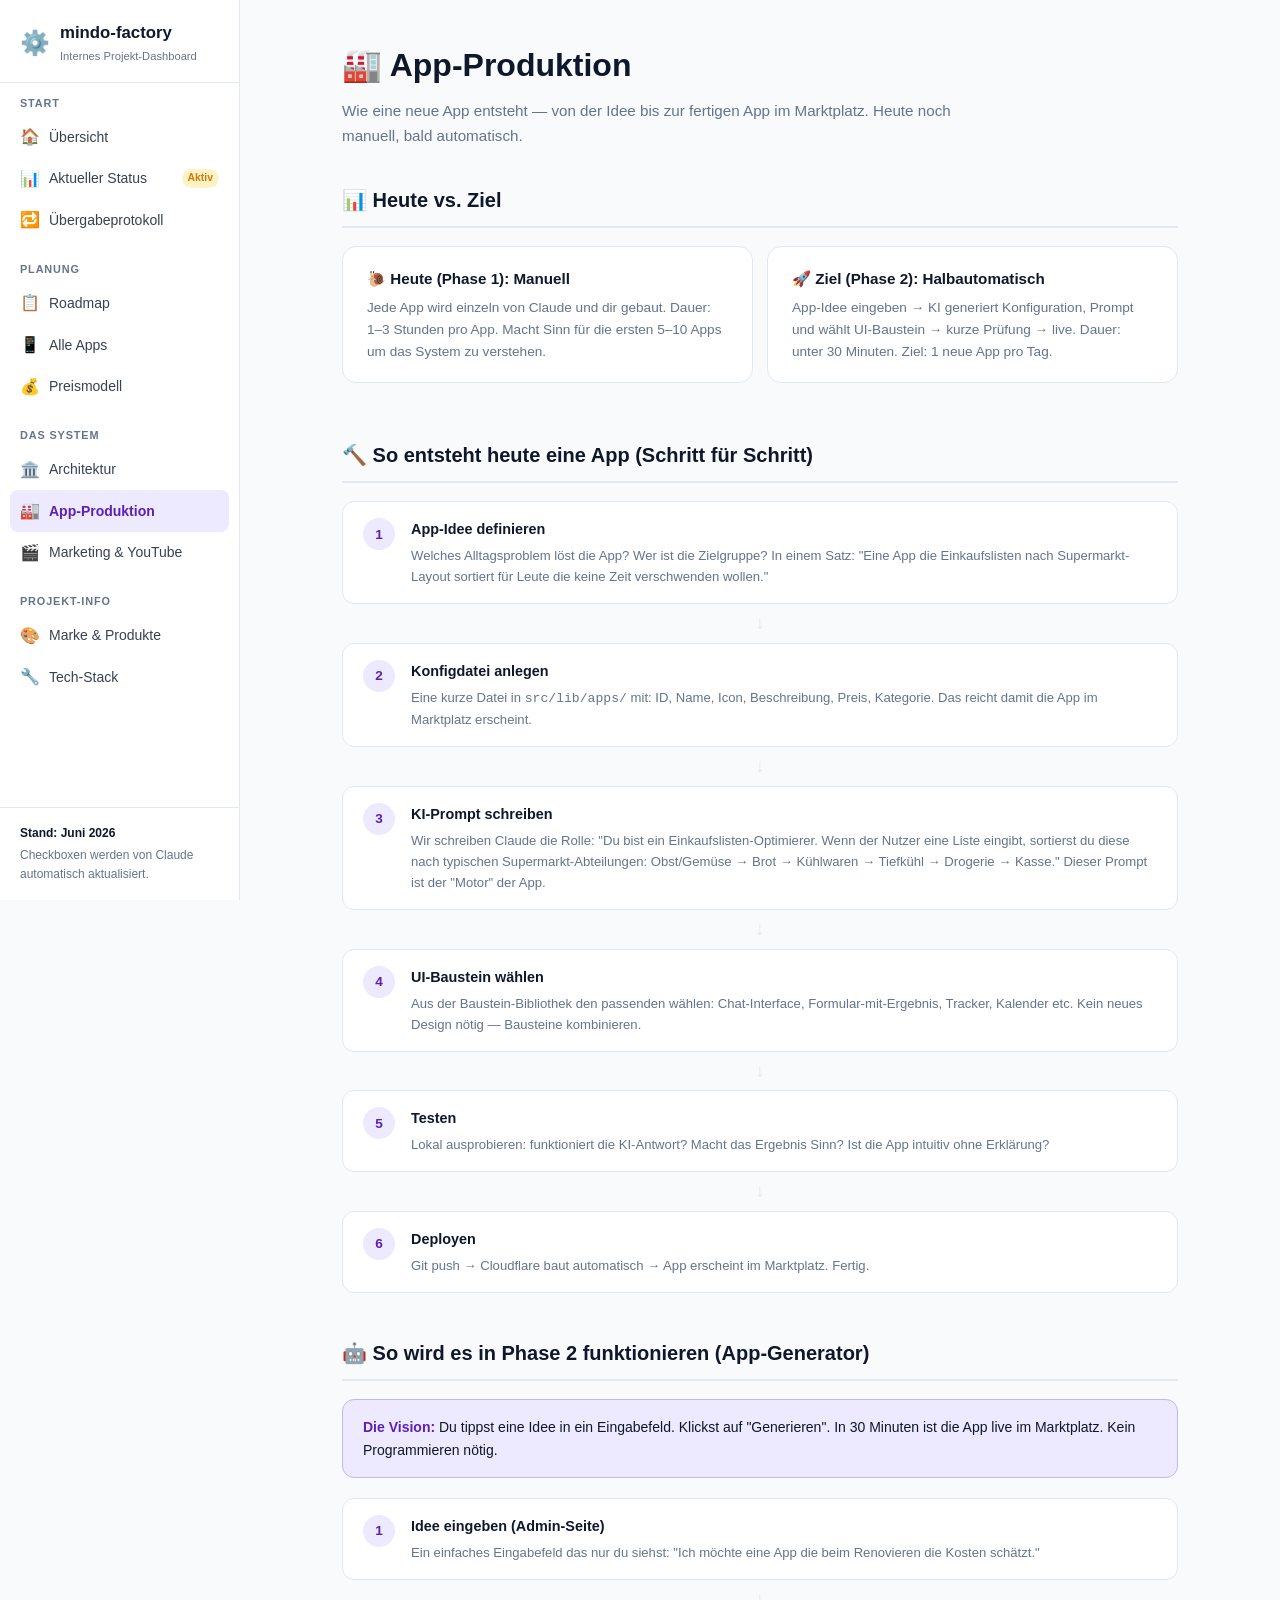
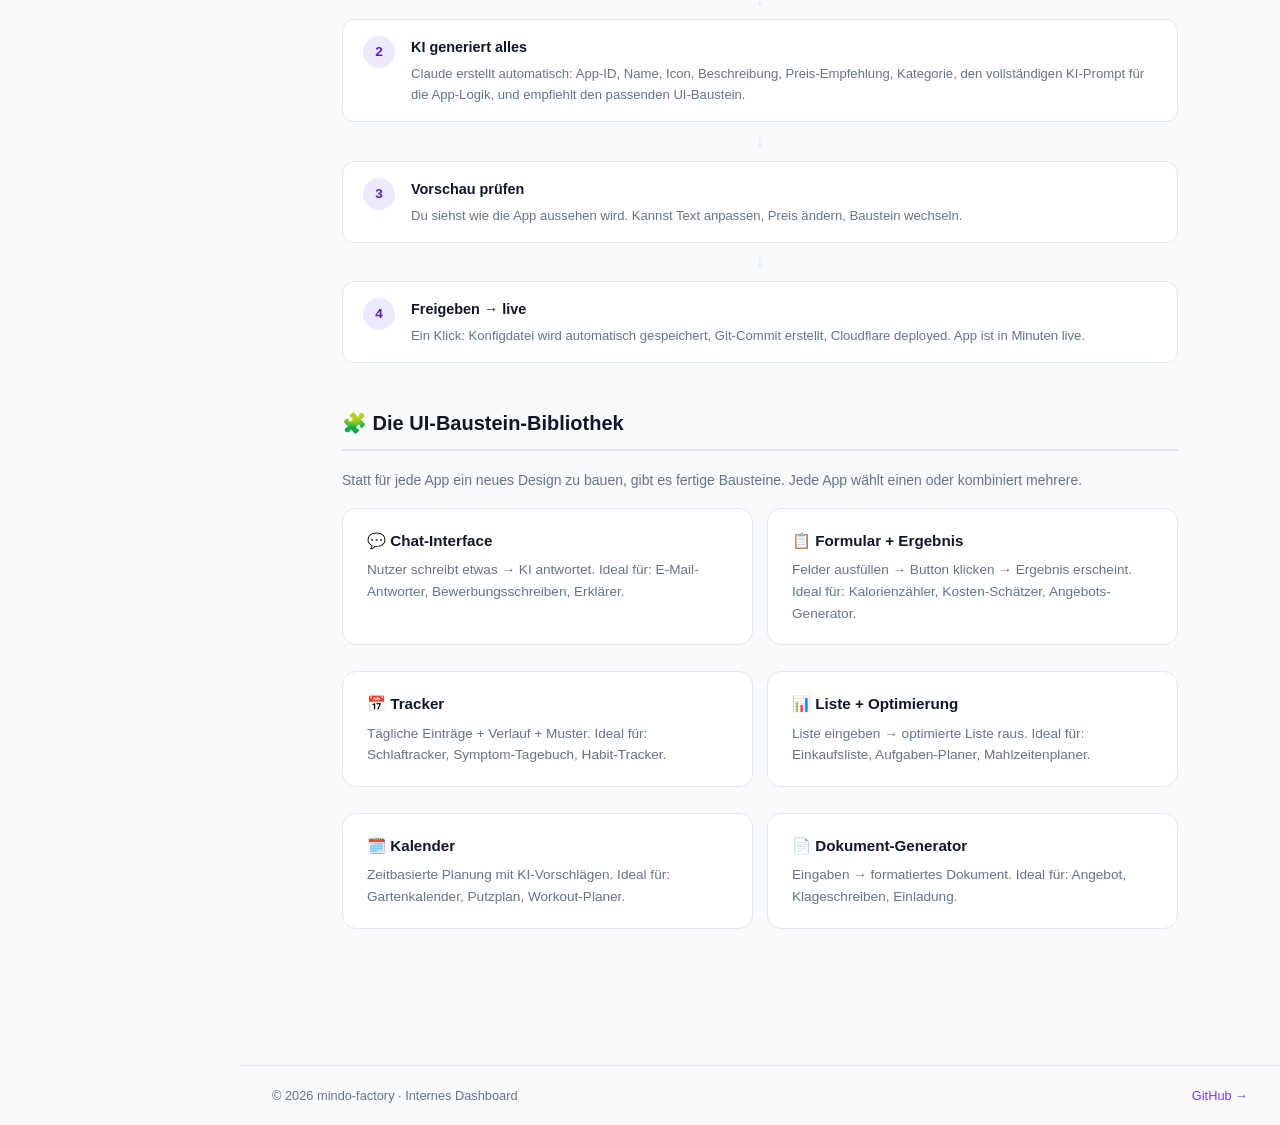
<file: produktion.html>
<!DOCTYPE html>
<html lang="de">
<head>
<meta charset="UTF-8">
<meta name="viewport" content="width=device-width, initial-scale=1.0">
<title>mindo-factory · App-Produktion</title>
<link rel="stylesheet" href="style.css">
</head>
<body>
<aside class="sidebar">
  <div class="sidebar-logo"><a href="index.html"><span class="logo-icon">⚙️</span><div><div class="logo-text">mindo-factory</div><div class="logo-sub">Internes Projekt-Dashboard</div></div></a></div>
  <nav class="sidebar-nav">
    <div class="nav-group"><div class="nav-group-label">Start</div><a href="index.html"><span class="nav-icon">🏠</span> Übersicht</a><a href="status.html"><span class="nav-icon">📊</span> Aktueller Status <span class="nav-badge wip">Aktiv</span></a>
      <a href="uebergabe.html"><span class="nav-icon">🔁</span> Übergabeprotokoll</a></div>
    <div class="nav-group"><div class="nav-group-label">Planung</div><a href="roadmap.html"><span class="nav-icon">📋</span> Roadmap</a><a href="apps.html"><span class="nav-icon">📱</span> Alle Apps</a><a href="preise.html"><span class="nav-icon">💰</span> Preismodell</a></div>
    <div class="nav-group"><div class="nav-group-label">Das System</div><a href="architektur.html"><span class="nav-icon">🏛️</span> Architektur</a><a href="produktion.html" class="active"><span class="nav-icon">🏭</span> App-Produktion</a><a href="marketing.html"><span class="nav-icon">🎬</span> Marketing & YouTube</a></div>
    <div class="nav-group"><div class="nav-group-label">Projekt-Info</div><a href="marke.html"><span class="nav-icon">🎨</span> Marke & Produkte</a><a href="techstack.html"><span class="nav-icon">🔧</span> Tech-Stack</a></div>
  </nav>
  <div class="sidebar-footer"><strong>Stand: Juni 2026</strong>Checkboxen werden von Claude automatisch aktualisiert.</div>
</aside>
<div class="page-wrap">
<div class="page-content">
  <div class="page-header">
    <h1>🏭 App-Produktion</h1>
    <p>Wie eine neue App entsteht — von der Idee bis zur fertigen App im Marktplatz. Heute noch manuell, bald automatisch.</p>
  </div>

  <div class="section">
    <h2>📊 Heute vs. Ziel</h2>
    <div class="card-grid">
      <div class="card">
        <h3>🐌 Heute (Phase 1): Manuell</h3>
        <p>Jede App wird einzeln von Claude und dir gebaut. Dauer: 1–3 Stunden pro App. Macht Sinn für die ersten 5–10 Apps um das System zu verstehen.</p>
      </div>
      <div class="card">
        <h3>🚀 Ziel (Phase 2): Halbautomatisch</h3>
        <p>App-Idee eingeben → KI generiert Konfiguration, Prompt und wählt UI-Baustein → kurze Prüfung → live. Dauer: unter 30 Minuten. Ziel: 1 neue App pro Tag.</p>
      </div>
    </div>
  </div>

  <div class="section">
    <h2>🔨 So entsteht heute eine App (Schritt für Schritt)</h2>
    <div class="flow">
      <div class="flow-step"><div class="step-num">1</div><div><h3>App-Idee definieren</h3><p>Welches Alltagsproblem löst die App? Wer ist die Zielgruppe? In einem Satz: "Eine App die Einkaufslisten nach Supermarkt-Layout sortiert für Leute die keine Zeit verschwenden wollen."</p></div></div>
      <div class="flow-arrow">↓</div>
      <div class="flow-step"><div class="step-num">2</div><div><h3>Konfigdatei anlegen</h3><p>Eine kurze Datei in <code>src/lib/apps/</code> mit: ID, Name, Icon, Beschreibung, Preis, Kategorie. Das reicht damit die App im Marktplatz erscheint.</p></div></div>
      <div class="flow-arrow">↓</div>
      <div class="flow-step"><div class="step-num">3</div><div><h3>KI-Prompt schreiben</h3><p>Wir schreiben Claude die Rolle: "Du bist ein Einkaufslisten-Optimierer. Wenn der Nutzer eine Liste eingibt, sortierst du diese nach typischen Supermarkt-Abteilungen: Obst/Gemüse → Brot → Kühlwaren → Tiefkühl → Drogerie → Kasse." Dieser Prompt ist der "Motor" der App.</p></div></div>
      <div class="flow-arrow">↓</div>
      <div class="flow-step"><div class="step-num">4</div><div><h3>UI-Baustein wählen</h3><p>Aus der Baustein-Bibliothek den passenden wählen: Chat-Interface, Formular-mit-Ergebnis, Tracker, Kalender etc. Kein neues Design nötig — Bausteine kombinieren.</p></div></div>
      <div class="flow-arrow">↓</div>
      <div class="flow-step"><div class="step-num">5</div><div><h3>Testen</h3><p>Lokal ausprobieren: funktioniert die KI-Antwort? Macht das Ergebnis Sinn? Ist die App intuitiv ohne Erklärung?</p></div></div>
      <div class="flow-arrow">↓</div>
      <div class="flow-step"><div class="step-num">6</div><div><h3>Deployen</h3><p>Git push → Cloudflare baut automatisch → App erscheint im Marktplatz. Fertig.</p></div></div>
    </div>
  </div>

  <div class="section">
    <h2>🤖 So wird es in Phase 2 funktionieren (App-Generator)</h2>
    <div class="info-box">
      <strong>Die Vision:</strong> Du tippst eine Idee in ein Eingabefeld. Klickst auf "Generieren". In 30 Minuten ist die App live im Marktplatz. Kein Programmieren nötig.
    </div>
    <div class="flow">
      <div class="flow-step"><div class="step-num">1</div><div><h3>Idee eingeben (Admin-Seite)</h3><p>Ein einfaches Eingabefeld das nur du siehst: "Ich möchte eine App die beim Renovieren die Kosten schätzt."</p></div></div>
      <div class="flow-arrow">↓</div>
      <div class="flow-step"><div class="step-num">2</div><div><h3>KI generiert alles</h3><p>Claude erstellt automatisch: App-ID, Name, Icon, Beschreibung, Preis-Empfehlung, Kategorie, den vollständigen KI-Prompt für die App-Logik, und empfiehlt den passenden UI-Baustein.</p></div></div>
      <div class="flow-arrow">↓</div>
      <div class="flow-step"><div class="step-num">3</div><div><h3>Vorschau prüfen</h3><p>Du siehst wie die App aussehen wird. Kannst Text anpassen, Preis ändern, Baustein wechseln.</p></div></div>
      <div class="flow-arrow">↓</div>
      <div class="flow-step"><div class="step-num">4</div><div><h3>Freigeben → live</h3><p>Ein Klick: Konfigdatei wird automatisch gespeichert, Git-Commit erstellt, Cloudflare deployed. App ist in Minuten live.</p></div></div>
    </div>
  </div>

  <div class="section">
    <h2>🧩 Die UI-Baustein-Bibliothek</h2>
    <p style="font-size:0.875rem;color:var(--text-muted);margin-bottom:16px;">Statt für jede App ein neues Design zu bauen, gibt es fertige Bausteine. Jede App wählt einen oder kombiniert mehrere.</p>
    <div class="card-grid">
      <div class="card"><h3>💬 Chat-Interface</h3><p>Nutzer schreibt etwas → KI antwortet. Ideal für: E-Mail-Antworter, Bewerbungsschreiben, Erklärer.</p></div>
      <div class="card"><h3>📋 Formular + Ergebnis</h3><p>Felder ausfüllen → Button klicken → Ergebnis erscheint. Ideal für: Kalorienzähler, Kosten-Schätzer, Angebots-Generator.</p></div>
      <div class="card"><h3>📅 Tracker</h3><p>Tägliche Einträge + Verlauf + Muster. Ideal für: Schlaftracker, Symptom-Tagebuch, Habit-Tracker.</p></div>
      <div class="card"><h3>📊 Liste + Optimierung</h3><p>Liste eingeben → optimierte Liste raus. Ideal für: Einkaufsliste, Aufgaben-Planer, Mahlzeitenplaner.</p></div>
      <div class="card"><h3>🗓️ Kalender</h3><p>Zeitbasierte Planung mit KI-Vorschlägen. Ideal für: Gartenkalender, Putzplan, Workout-Planer.</p></div>
      <div class="card"><h3>📄 Dokument-Generator</h3><p>Eingaben → formatiertes Dokument. Ideal für: Angebot, Klageschreiben, Einladung.</p></div>
    </div>
  </div>

</div>
<footer class="page-footer">
  <span>© 2026 mindo-factory · Internes Dashboard</span>
  <a href="https://github.com/oechteli/mindo-factory" target="_blank">GitHub →</a>
</footer>
</div>
</body>
</html>
</file>
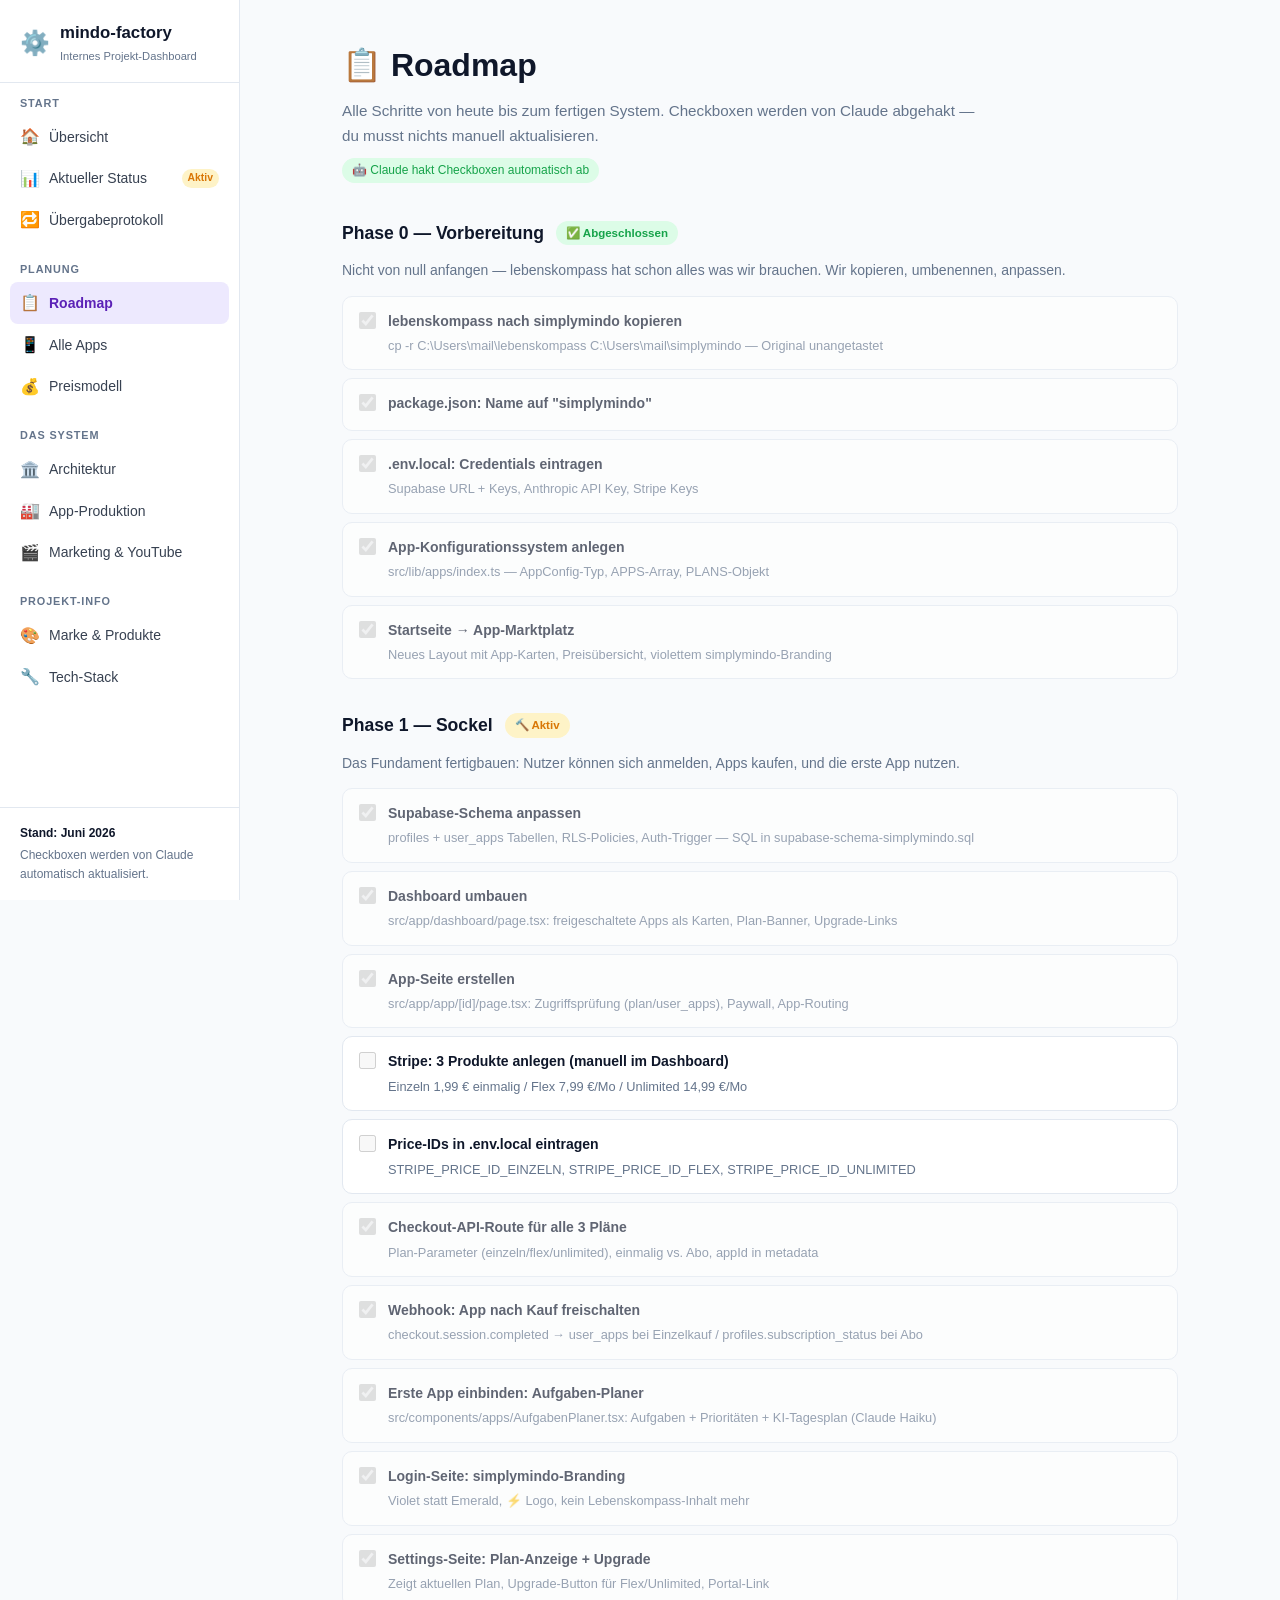
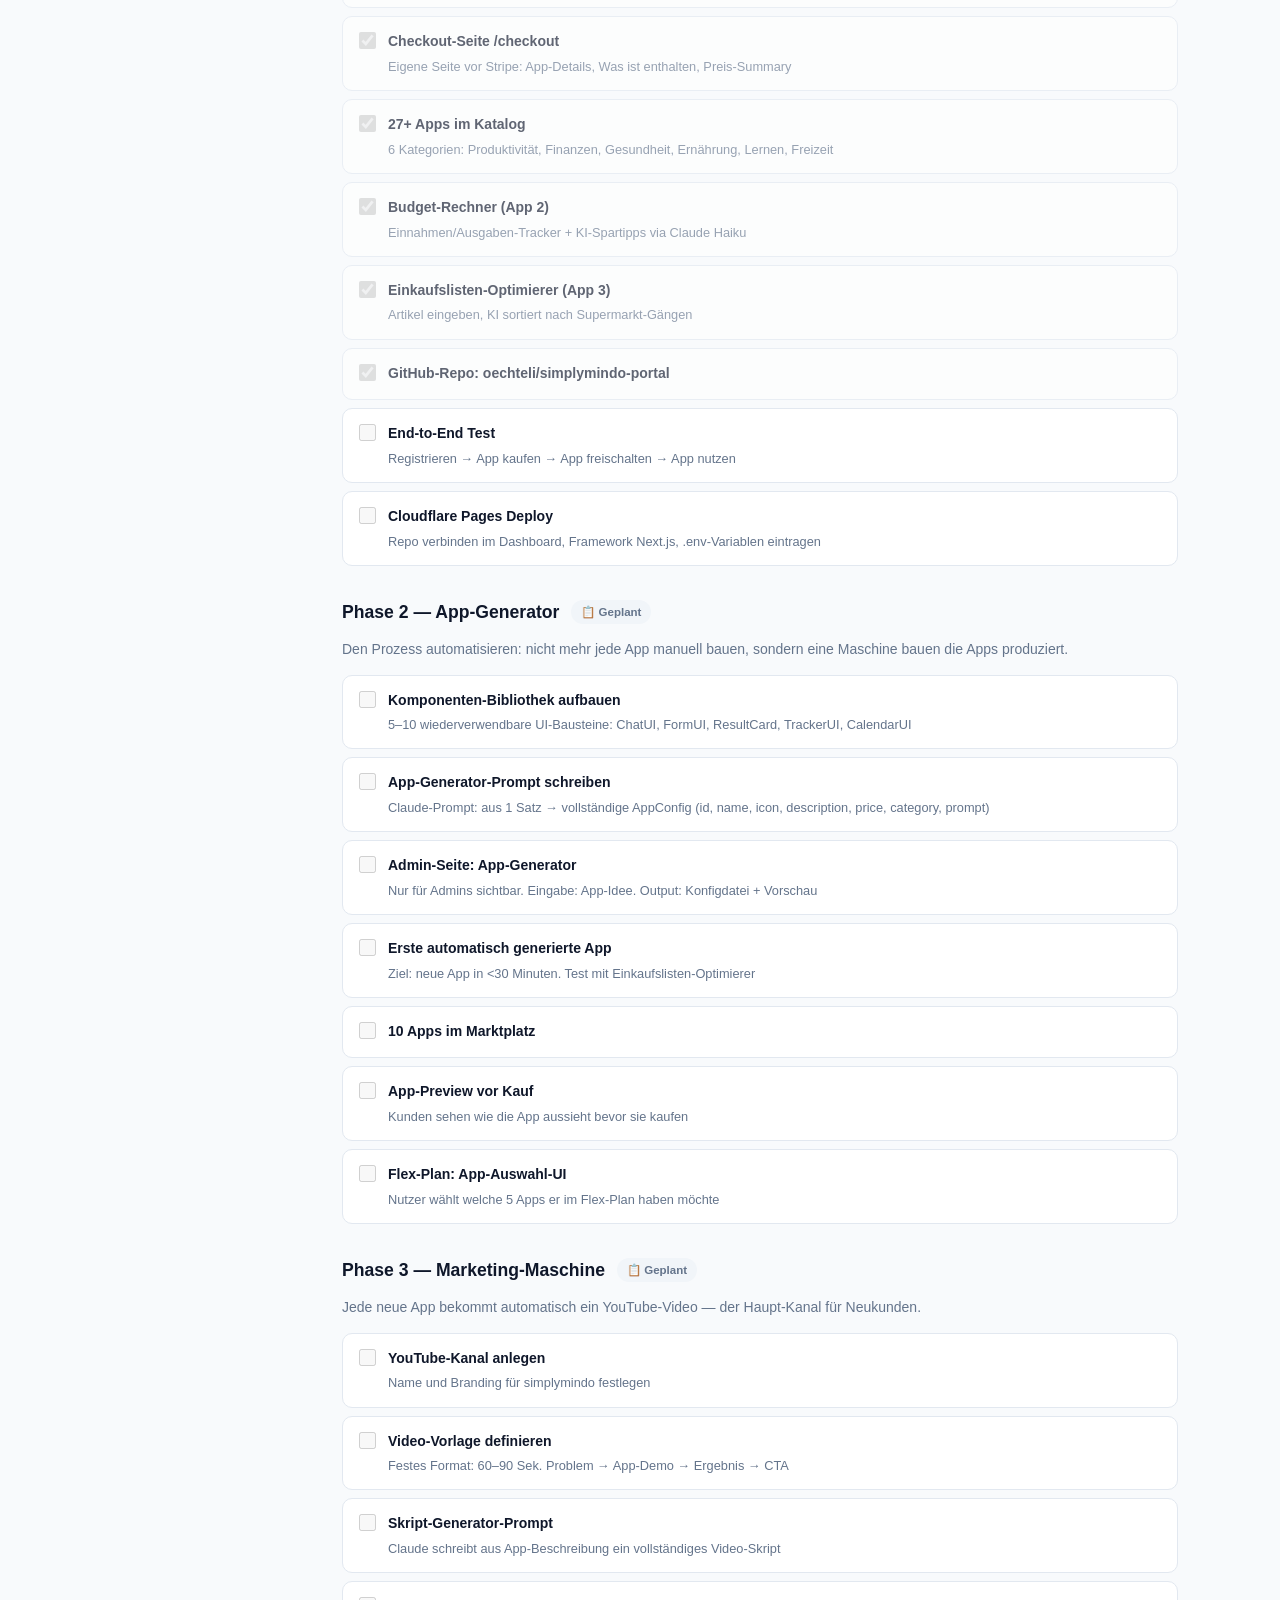
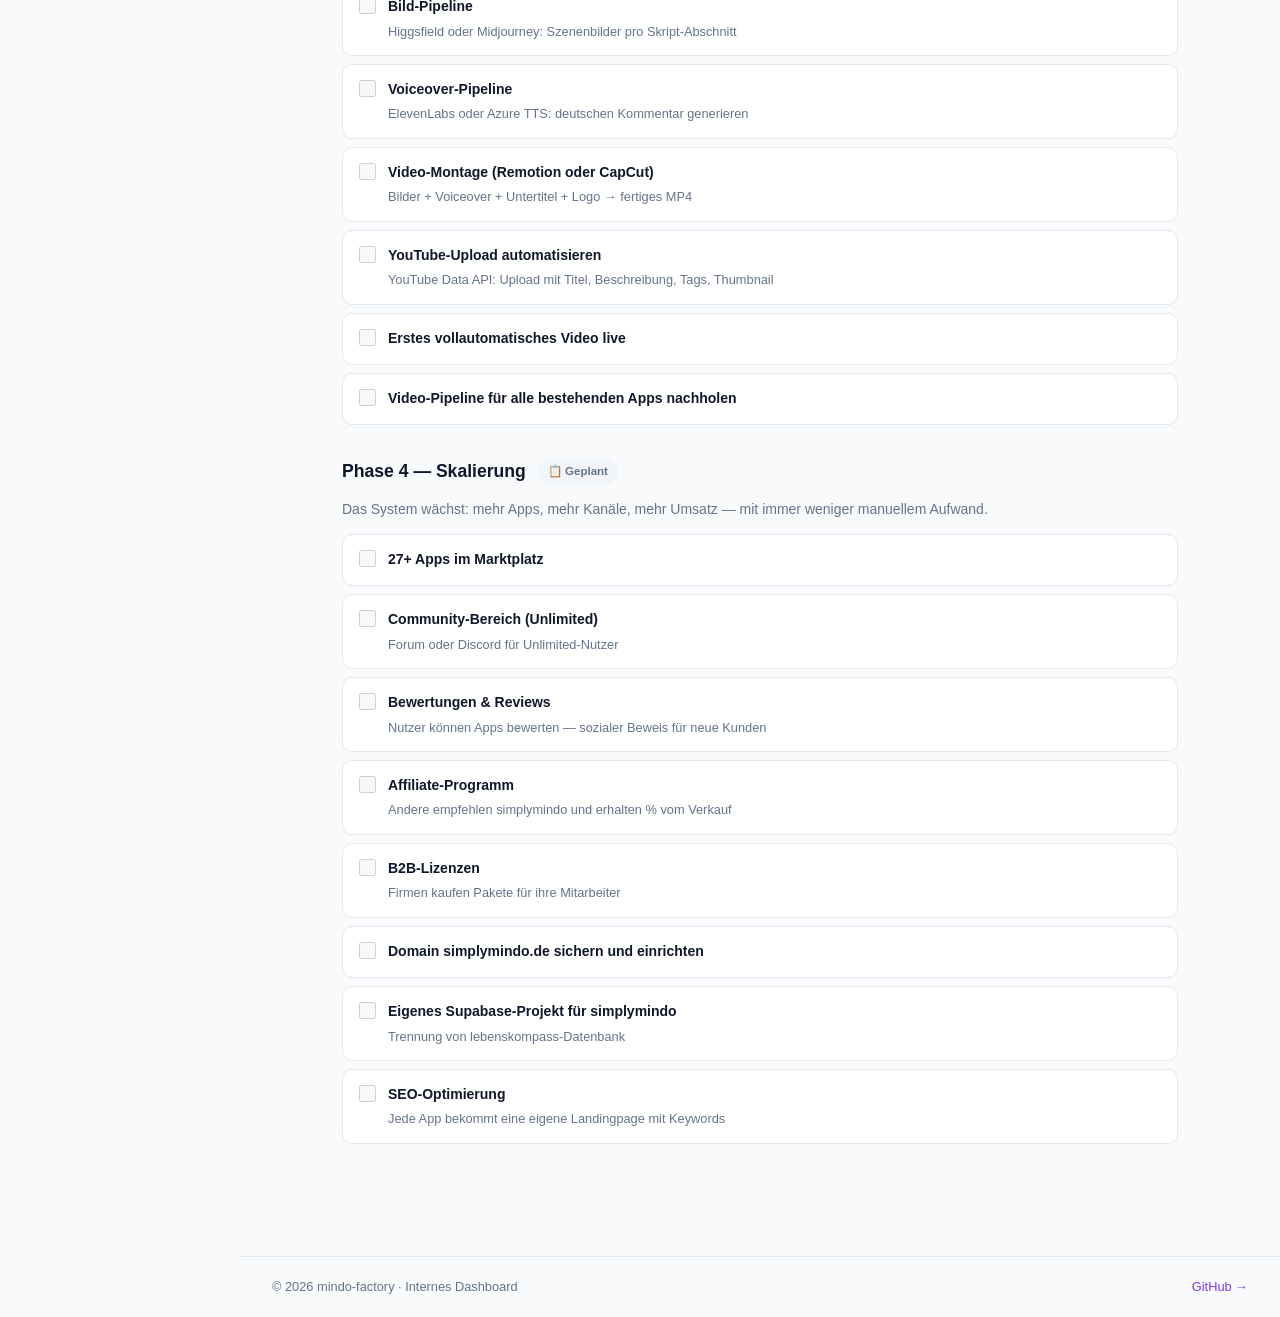
<file: roadmap.html>
<!DOCTYPE html>
<html lang="de">
<head>
<meta charset="UTF-8">
<meta name="viewport" content="width=device-width, initial-scale=1.0">
<title>mindo-factory · Roadmap</title>
<link rel="stylesheet" href="style.css">
</head>
<body>

<aside class="sidebar">
  <div class="sidebar-logo">
    <a href="index.html"><span class="logo-icon">⚙️</span><div><div class="logo-text">mindo-factory</div><div class="logo-sub">Internes Projekt-Dashboard</div></div></a>
  </div>
  <nav class="sidebar-nav">
    <div class="nav-group">
      <div class="nav-group-label">Start</div>
      <a href="index.html"><span class="nav-icon">🏠</span> Übersicht</a>
      <a href="status.html"><span class="nav-icon">📊</span> Aktueller Status <span class="nav-badge wip">Aktiv</span></a>
      <a href="uebergabe.html"><span class="nav-icon">🔁</span> Übergabeprotokoll</a>
    </div>
    <div class="nav-group">
      <div class="nav-group-label">Planung</div>
      <a href="roadmap.html" class="active"><span class="nav-icon">📋</span> Roadmap</a>
      <a href="apps.html"><span class="nav-icon">📱</span> Alle Apps</a>
      <a href="preise.html"><span class="nav-icon">💰</span> Preismodell</a>
    </div>
    <div class="nav-group">
      <div class="nav-group-label">Das System</div>
      <a href="architektur.html"><span class="nav-icon">🏛️</span> Architektur</a>
      <a href="produktion.html"><span class="nav-icon">🏭</span> App-Produktion</a>
      <a href="marketing.html"><span class="nav-icon">🎬</span> Marketing & YouTube</a>
    </div>
    <div class="nav-group">
      <div class="nav-group-label">Projekt-Info</div>
      <a href="marke.html"><span class="nav-icon">🎨</span> Marke & Produkte</a>
      <a href="techstack.html"><span class="nav-icon">🔧</span> Tech-Stack</a>
    </div>
  </nav>
  <div class="sidebar-footer"><strong>Stand: Juni 2026</strong>Checkboxen werden von Claude automatisch aktualisiert.</div>
</aside>

<div class="page-wrap">
<div class="page-content">

  <div class="page-header">
    <h1>📋 Roadmap</h1>
    <p>Alle Schritte von heute bis zum fertigen System. Checkboxen werden von Claude abgehakt — du musst nichts manuell aktualisieren.</p>
    <span class="updated">🤖 Claude hakt Checkboxen automatisch ab</span>
  </div>

  <!-- Phase 0 -->
  <div class="phase">
    <div class="phase-header">
      <h2>Phase 0 — Vorbereitung</h2>
      <span class="phase-tag done">✅ Abgeschlossen</span>
    </div>
    <p style="font-size:0.875rem;color:var(--text-muted);margin-bottom:14px;">Nicht von null anfangen — lebenskompass hat schon alles was wir brauchen. Wir kopieren, umbenennen, anpassen.</p>
    <ul class="tasks">
      <li class="task done"><input type="checkbox" checked disabled><div class="task-body"><strong>lebenskompass nach simplymindo kopieren</strong><span>cp -r C:\Users\mail\lebenskompass C:\Users\mail\simplymindo — Original unangetastet</span></div></li>
      <li class="task done"><input type="checkbox" checked disabled><div class="task-body"><strong>package.json: Name auf "simplymindo"</strong></div></li>
      <li class="task done"><input type="checkbox" checked disabled><div class="task-body"><strong>.env.local: Credentials eintragen</strong><span>Supabase URL + Keys, Anthropic API Key, Stripe Keys</span></div></li>
      <li class="task done"><input type="checkbox" checked disabled><div class="task-body"><strong>App-Konfigurationssystem anlegen</strong><span>src/lib/apps/index.ts — AppConfig-Typ, APPS-Array, PLANS-Objekt</span></div></li>
      <li class="task done"><input type="checkbox" checked disabled><div class="task-body"><strong>Startseite → App-Marktplatz</strong><span>Neues Layout mit App-Karten, Preisübersicht, violettem simplymindo-Branding</span></div></li>
    </ul>
  </div>

  <!-- Phase 1 -->
  <div class="phase">
    <div class="phase-header">
      <h2>Phase 1 — Sockel</h2>
      <span class="phase-tag active">🔨 Aktiv</span>
    </div>
    <p style="font-size:0.875rem;color:var(--text-muted);margin-bottom:14px;">Das Fundament fertigbauen: Nutzer können sich anmelden, Apps kaufen, und die erste App nutzen.</p>
    <ul class="tasks">
      <li class="task done"><input type="checkbox" checked disabled><div class="task-body"><strong>Supabase-Schema anpassen</strong><span>profiles + user_apps Tabellen, RLS-Policies, Auth-Trigger — SQL in supabase-schema-simplymindo.sql</span></div></li>
      <li class="task done"><input type="checkbox" checked disabled><div class="task-body"><strong>Dashboard umbauen</strong><span>src/app/dashboard/page.tsx: freigeschaltete Apps als Karten, Plan-Banner, Upgrade-Links</span></div></li>
      <li class="task done"><input type="checkbox" checked disabled><div class="task-body"><strong>App-Seite erstellen</strong><span>src/app/app/[id]/page.tsx: Zugriffsprüfung (plan/user_apps), Paywall, App-Routing</span></div></li>
      <li class="task"><input type="checkbox" disabled><div class="task-body"><strong>Stripe: 3 Produkte anlegen (manuell im Dashboard)</strong><span>Einzeln 1,99 € einmalig / Flex 7,99 €/Mo / Unlimited 14,99 €/Mo</span></div></li>
      <li class="task"><input type="checkbox" disabled><div class="task-body"><strong>Price-IDs in .env.local eintragen</strong><span>STRIPE_PRICE_ID_EINZELN, STRIPE_PRICE_ID_FLEX, STRIPE_PRICE_ID_UNLIMITED</span></div></li>
      <li class="task done"><input type="checkbox" checked disabled><div class="task-body"><strong>Checkout-API-Route für alle 3 Pläne</strong><span>Plan-Parameter (einzeln/flex/unlimited), einmalig vs. Abo, appId in metadata</span></div></li>
      <li class="task done"><input type="checkbox" checked disabled><div class="task-body"><strong>Webhook: App nach Kauf freischalten</strong><span>checkout.session.completed → user_apps bei Einzelkauf / profiles.subscription_status bei Abo</span></div></li>
      <li class="task done"><input type="checkbox" checked disabled><div class="task-body"><strong>Erste App einbinden: Aufgaben-Planer</strong><span>src/components/apps/AufgabenPlaner.tsx: Aufgaben + Prioritäten + KI-Tagesplan (Claude Haiku)</span></div></li>
      <li class="task done"><input type="checkbox" checked disabled><div class="task-body"><strong>Login-Seite: simplymindo-Branding</strong><span>Violet statt Emerald, ⚡ Logo, kein Lebenskompass-Inhalt mehr</span></div></li>
      <li class="task done"><input type="checkbox" checked disabled><div class="task-body"><strong>Settings-Seite: Plan-Anzeige + Upgrade</strong><span>Zeigt aktuellen Plan, Upgrade-Button für Flex/Unlimited, Portal-Link</span></div></li>
      <li class="task done"><input type="checkbox" checked disabled><div class="task-body"><strong>Checkout-Seite /checkout</strong><span>Eigene Seite vor Stripe: App-Details, Was ist enthalten, Preis-Summary</span></div></li>
      <li class="task done"><input type="checkbox" checked disabled><div class="task-body"><strong>27+ Apps im Katalog</strong><span>6 Kategorien: Produktivität, Finanzen, Gesundheit, Ernährung, Lernen, Freizeit</span></div></li>
      <li class="task done"><input type="checkbox" checked disabled><div class="task-body"><strong>Budget-Rechner (App 2)</strong><span>Einnahmen/Ausgaben-Tracker + KI-Spartipps via Claude Haiku</span></div></li>
      <li class="task done"><input type="checkbox" checked disabled><div class="task-body"><strong>Einkaufslisten-Optimierer (App 3)</strong><span>Artikel eingeben, KI sortiert nach Supermarkt-Gängen</span></div></li>
      <li class="task done"><input type="checkbox" checked disabled><div class="task-body"><strong>GitHub-Repo: oechteli/simplymindo-portal</strong></div></li>
      <li class="task"><input type="checkbox" disabled><div class="task-body"><strong>End-to-End Test</strong><span>Registrieren → App kaufen → App freischalten → App nutzen</span></div></li>
      <li class="task"><input type="checkbox" disabled><div class="task-body"><strong>Cloudflare Pages Deploy</strong><span>Repo verbinden im Dashboard, Framework Next.js, .env-Variablen eintragen</span></div></li>
    </ul>
  </div>

  <!-- Phase 2 -->
  <div class="phase">
    <div class="phase-header">
      <h2>Phase 2 — App-Generator</h2>
      <span class="phase-tag planned">📋 Geplant</span>
    </div>
    <p style="font-size:0.875rem;color:var(--text-muted);margin-bottom:14px;">Den Prozess automatisieren: nicht mehr jede App manuell bauen, sondern eine Maschine bauen die Apps produziert.</p>
    <ul class="tasks">
      <li class="task"><input type="checkbox" disabled><div class="task-body"><strong>Komponenten-Bibliothek aufbauen</strong><span>5–10 wiederverwendbare UI-Bausteine: ChatUI, FormUI, ResultCard, TrackerUI, CalendarUI</span></div></li>
      <li class="task"><input type="checkbox" disabled><div class="task-body"><strong>App-Generator-Prompt schreiben</strong><span>Claude-Prompt: aus 1 Satz → vollständige AppConfig (id, name, icon, description, price, category, prompt)</span></div></li>
      <li class="task"><input type="checkbox" disabled><div class="task-body"><strong>Admin-Seite: App-Generator</strong><span>Nur für Admins sichtbar. Eingabe: App-Idee. Output: Konfigdatei + Vorschau</span></div></li>
      <li class="task"><input type="checkbox" disabled><div class="task-body"><strong>Erste automatisch generierte App</strong><span>Ziel: neue App in &lt;30 Minuten. Test mit Einkaufslisten-Optimierer</span></div></li>
      <li class="task"><input type="checkbox" disabled><div class="task-body"><strong>10 Apps im Marktplatz</strong></div></li>
      <li class="task"><input type="checkbox" disabled><div class="task-body"><strong>App-Preview vor Kauf</strong><span>Kunden sehen wie die App aussieht bevor sie kaufen</span></div></li>
      <li class="task"><input type="checkbox" disabled><div class="task-body"><strong>Flex-Plan: App-Auswahl-UI</strong><span>Nutzer wählt welche 5 Apps er im Flex-Plan haben möchte</span></div></li>
    </ul>
  </div>

  <!-- Phase 3 -->
  <div class="phase">
    <div class="phase-header">
      <h2>Phase 3 — Marketing-Maschine</h2>
      <span class="phase-tag planned">📋 Geplant</span>
    </div>
    <p style="font-size:0.875rem;color:var(--text-muted);margin-bottom:14px;">Jede neue App bekommt automatisch ein YouTube-Video — der Haupt-Kanal für Neukunden.</p>
    <ul class="tasks">
      <li class="task"><input type="checkbox" disabled><div class="task-body"><strong>YouTube-Kanal anlegen</strong><span>Name und Branding für simplymindo festlegen</span></div></li>
      <li class="task"><input type="checkbox" disabled><div class="task-body"><strong>Video-Vorlage definieren</strong><span>Festes Format: 60–90 Sek. Problem → App-Demo → Ergebnis → CTA</span></div></li>
      <li class="task"><input type="checkbox" disabled><div class="task-body"><strong>Skript-Generator-Prompt</strong><span>Claude schreibt aus App-Beschreibung ein vollständiges Video-Skript</span></div></li>
      <li class="task"><input type="checkbox" disabled><div class="task-body"><strong>Bild-Pipeline</strong><span>Higgsfield oder Midjourney: Szenenbilder pro Skript-Abschnitt</span></div></li>
      <li class="task"><input type="checkbox" disabled><div class="task-body"><strong>Voiceover-Pipeline</strong><span>ElevenLabs oder Azure TTS: deutschen Kommentar generieren</span></div></li>
      <li class="task"><input type="checkbox" disabled><div class="task-body"><strong>Video-Montage (Remotion oder CapCut)</strong><span>Bilder + Voiceover + Untertitel + Logo → fertiges MP4</span></div></li>
      <li class="task"><input type="checkbox" disabled><div class="task-body"><strong>YouTube-Upload automatisieren</strong><span>YouTube Data API: Upload mit Titel, Beschreibung, Tags, Thumbnail</span></div></li>
      <li class="task"><input type="checkbox" disabled><div class="task-body"><strong>Erstes vollautomatisches Video live</strong></div></li>
      <li class="task"><input type="checkbox" disabled><div class="task-body"><strong>Video-Pipeline für alle bestehenden Apps nachholen</strong></div></li>
    </ul>
  </div>

  <!-- Phase 4 -->
  <div class="phase">
    <div class="phase-header">
      <h2>Phase 4 — Skalierung</h2>
      <span class="phase-tag planned">📋 Geplant</span>
    </div>
    <p style="font-size:0.875rem;color:var(--text-muted);margin-bottom:14px;">Das System wächst: mehr Apps, mehr Kanäle, mehr Umsatz — mit immer weniger manuellem Aufwand.</p>
    <ul class="tasks">
      <li class="task"><input type="checkbox" disabled><div class="task-body"><strong>27+ Apps im Marktplatz</strong></div></li>
      <li class="task"><input type="checkbox" disabled><div class="task-body"><strong>Community-Bereich (Unlimited)</strong><span>Forum oder Discord für Unlimited-Nutzer</span></div></li>
      <li class="task"><input type="checkbox" disabled><div class="task-body"><strong>Bewertungen & Reviews</strong><span>Nutzer können Apps bewerten — sozialer Beweis für neue Kunden</span></div></li>
      <li class="task"><input type="checkbox" disabled><div class="task-body"><strong>Affiliate-Programm</strong><span>Andere empfehlen simplymindo und erhalten % vom Verkauf</span></div></li>
      <li class="task"><input type="checkbox" disabled><div class="task-body"><strong>B2B-Lizenzen</strong><span>Firmen kaufen Pakete für ihre Mitarbeiter</span></div></li>
      <li class="task"><input type="checkbox" disabled><div class="task-body"><strong>Domain simplymindo.de sichern und einrichten</strong></div></li>
      <li class="task"><input type="checkbox" disabled><div class="task-body"><strong>Eigenes Supabase-Projekt für simplymindo</strong><span>Trennung von lebenskompass-Datenbank</span></div></li>
      <li class="task"><input type="checkbox" disabled><div class="task-body"><strong>SEO-Optimierung</strong><span>Jede App bekommt eine eigene Landingpage mit Keywords</span></div></li>
    </ul>
  </div>

</div>
<footer class="page-footer">
  <span>© 2026 mindo-factory · Internes Dashboard</span>
  <a href="https://github.com/oechteli/mindo-factory" target="_blank">GitHub →</a>
</footer>
</div>
</body>
</html>
</file>
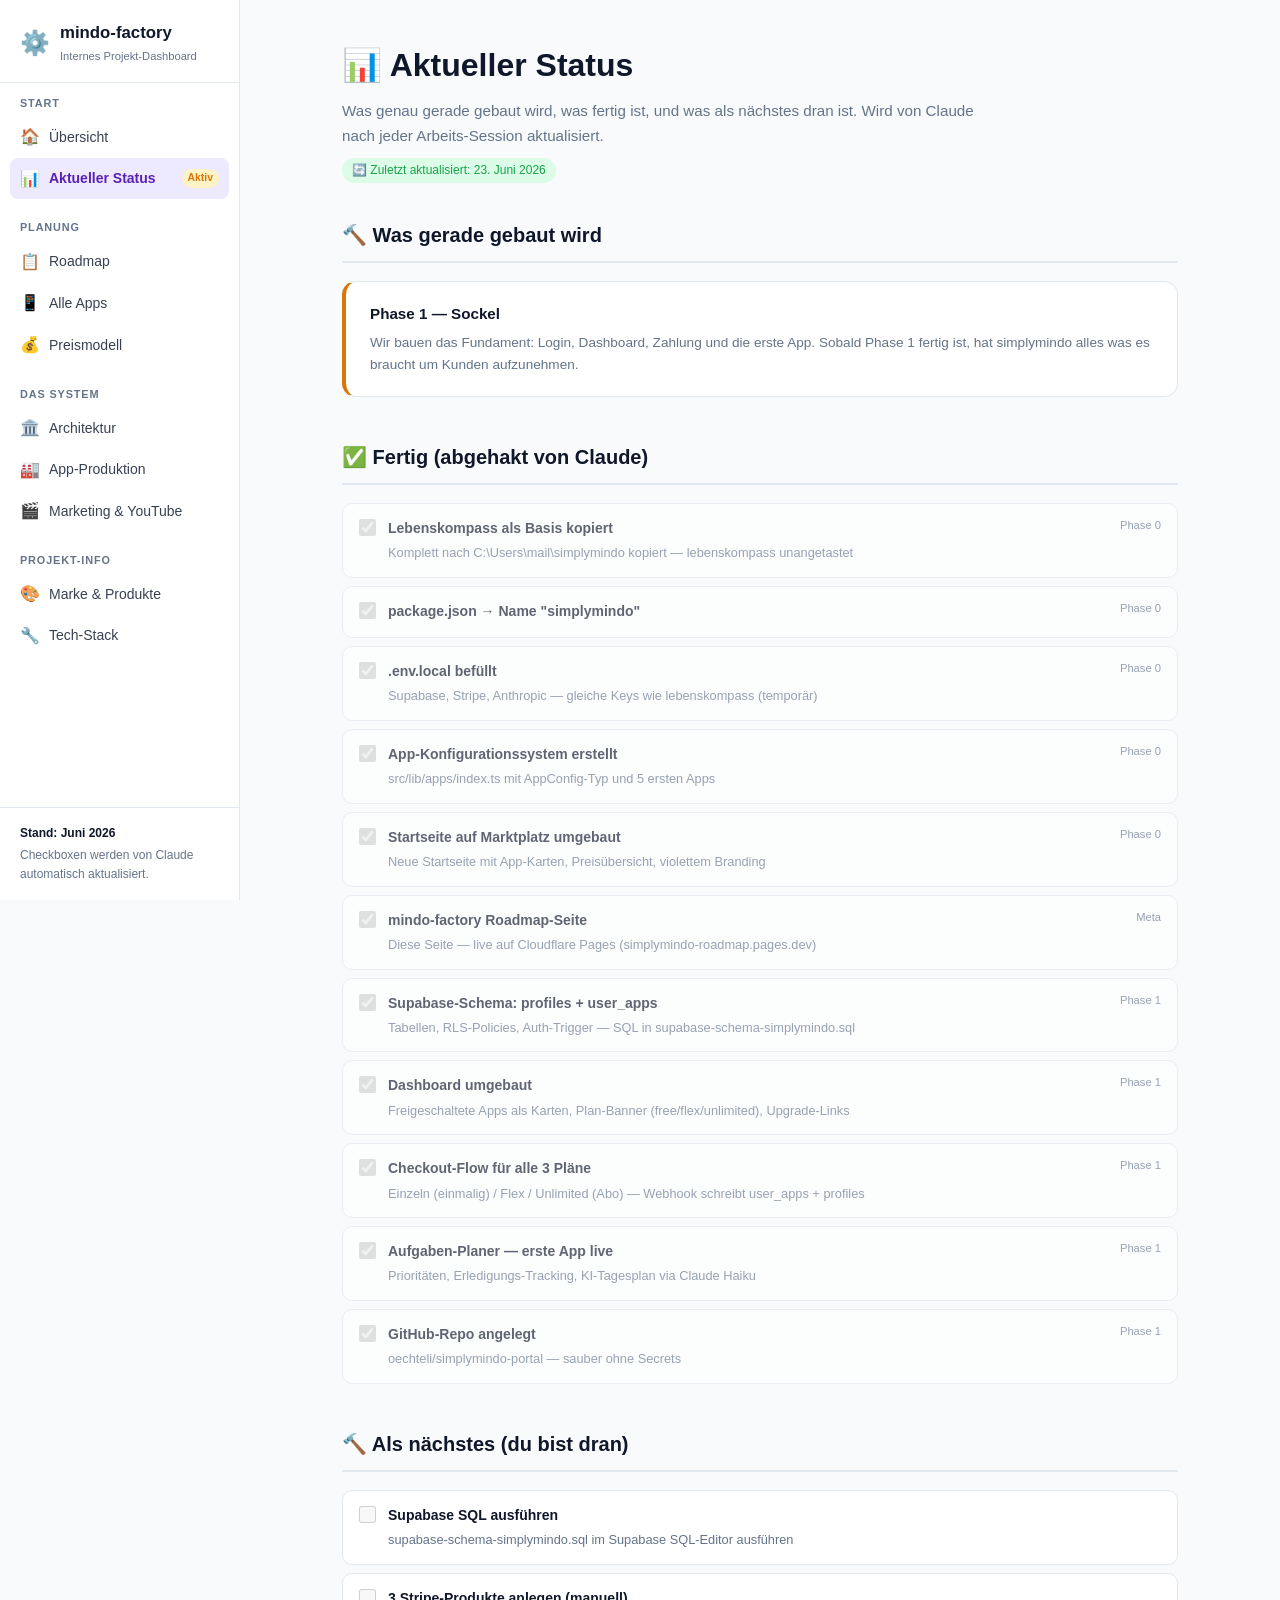
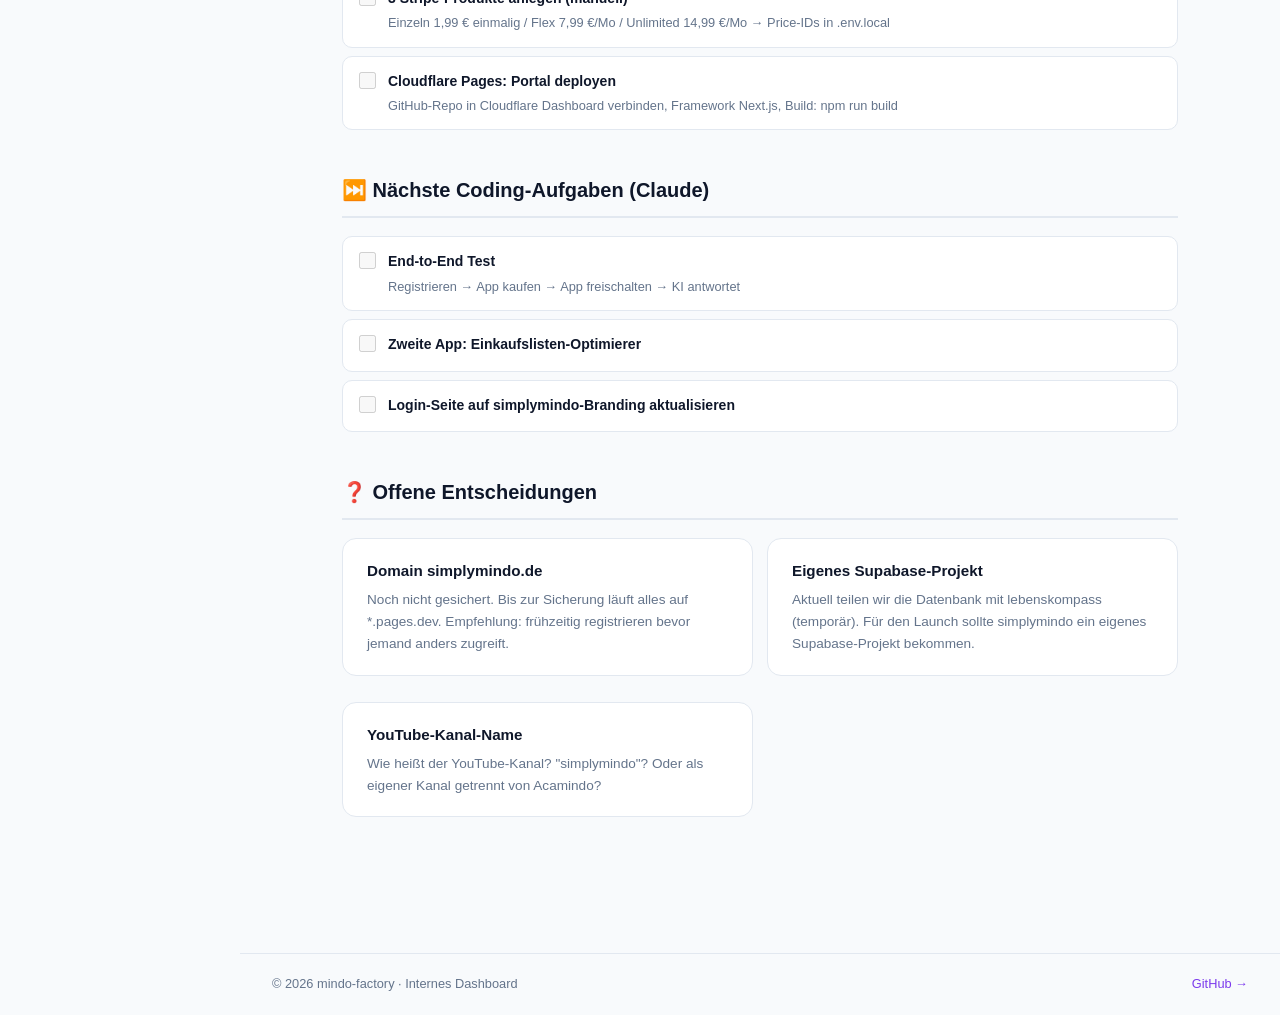
<file: status.html>
<!DOCTYPE html>
<html lang="de">
<head>
<meta charset="UTF-8">
<meta name="viewport" content="width=device-width, initial-scale=1.0">
<title>mindo-factory · Status</title>
<link rel="stylesheet" href="style.css">
</head>
<body>

<aside class="sidebar">
  <div class="sidebar-logo">
    <a href="index.html"><span class="logo-icon">⚙️</span><div><div class="logo-text">mindo-factory</div><div class="logo-sub">Internes Projekt-Dashboard</div></div></a>
  </div>
  <nav class="sidebar-nav">
    <div class="nav-group">
      <div class="nav-group-label">Start</div>
      <a href="index.html"><span class="nav-icon">🏠</span> Übersicht</a>
      <a href="status.html" class="active"><span class="nav-icon">📊</span> Aktueller Status <span class="nav-badge wip">Aktiv</span></a>
    </div>
    <div class="nav-group">
      <div class="nav-group-label">Planung</div>
      <a href="roadmap.html"><span class="nav-icon">📋</span> Roadmap</a>
      <a href="apps.html"><span class="nav-icon">📱</span> Alle Apps</a>
      <a href="preise.html"><span class="nav-icon">💰</span> Preismodell</a>
    </div>
    <div class="nav-group">
      <div class="nav-group-label">Das System</div>
      <a href="architektur.html"><span class="nav-icon">🏛️</span> Architektur</a>
      <a href="produktion.html"><span class="nav-icon">🏭</span> App-Produktion</a>
      <a href="marketing.html"><span class="nav-icon">🎬</span> Marketing & YouTube</a>
    </div>
    <div class="nav-group">
      <div class="nav-group-label">Projekt-Info</div>
      <a href="marke.html"><span class="nav-icon">🎨</span> Marke & Produkte</a>
      <a href="techstack.html"><span class="nav-icon">🔧</span> Tech-Stack</a>
    </div>
  </nav>
  <div class="sidebar-footer"><strong>Stand: Juni 2026</strong>Checkboxen werden von Claude automatisch aktualisiert.</div>
</aside>

<div class="page-wrap">
<div class="page-content">

  <div class="page-header">
    <h1>📊 Aktueller Status</h1>
    <p>Was genau gerade gebaut wird, was fertig ist, und was als nächstes dran ist. Wird von Claude nach jeder Arbeits-Session aktualisiert.</p>
    <span class="updated">🔄 Zuletzt aktualisiert: 23. Juni 2026</span>
  </div>

  <!-- Was jetzt gerade passiert -->
  <div class="section">
    <h2>🔨 Was gerade gebaut wird</h2>
    <div class="card" style="border-left: 4px solid var(--yellow);">
      <h3>Phase 1 — Sockel</h3>
      <p>Wir bauen das Fundament: Login, Dashboard, Zahlung und die erste App. Sobald Phase 1 fertig ist, hat simplymindo alles was es braucht um Kunden aufzunehmen.</p>
    </div>
  </div>

  <!-- Fertig -->
  <div class="section">
    <h2>✅ Fertig (abgehakt von Claude)</h2>
    <ul class="tasks">
      <li class="task done"><input type="checkbox" checked disabled><div class="task-body"><strong>Lebenskompass als Basis kopiert</strong><span>Komplett nach C:\Users\mail\simplymindo kopiert — lebenskompass unangetastet</span></div><span class="task-meta">Phase 0</span></li>
      <li class="task done"><input type="checkbox" checked disabled><div class="task-body"><strong>package.json → Name "simplymindo"</strong></div><span class="task-meta">Phase 0</span></li>
      <li class="task done"><input type="checkbox" checked disabled><div class="task-body"><strong>.env.local befüllt</strong><span>Supabase, Stripe, Anthropic — gleiche Keys wie lebenskompass (temporär)</span></div><span class="task-meta">Phase 0</span></li>
      <li class="task done"><input type="checkbox" checked disabled><div class="task-body"><strong>App-Konfigurationssystem erstellt</strong><span>src/lib/apps/index.ts mit AppConfig-Typ und 5 ersten Apps</span></div><span class="task-meta">Phase 0</span></li>
      <li class="task done"><input type="checkbox" checked disabled><div class="task-body"><strong>Startseite auf Marktplatz umgebaut</strong><span>Neue Startseite mit App-Karten, Preisübersicht, violettem Branding</span></div><span class="task-meta">Phase 0</span></li>
      <li class="task done"><input type="checkbox" checked disabled><div class="task-body"><strong>mindo-factory Roadmap-Seite</strong><span>Diese Seite — live auf Cloudflare Pages (simplymindo-roadmap.pages.dev)</span></div><span class="task-meta">Meta</span></li>
      <li class="task done"><input type="checkbox" checked disabled><div class="task-body"><strong>Supabase-Schema: profiles + user_apps</strong><span>Tabellen, RLS-Policies, Auth-Trigger — SQL in supabase-schema-simplymindo.sql</span></div><span class="task-meta">Phase 1</span></li>
      <li class="task done"><input type="checkbox" checked disabled><div class="task-body"><strong>Dashboard umgebaut</strong><span>Freigeschaltete Apps als Karten, Plan-Banner (free/flex/unlimited), Upgrade-Links</span></div><span class="task-meta">Phase 1</span></li>
      <li class="task done"><input type="checkbox" checked disabled><div class="task-body"><strong>Checkout-Flow für alle 3 Pläne</strong><span>Einzeln (einmalig) / Flex / Unlimited (Abo) — Webhook schreibt user_apps + profiles</span></div><span class="task-meta">Phase 1</span></li>
      <li class="task done"><input type="checkbox" checked disabled><div class="task-body"><strong>Aufgaben-Planer — erste App live</strong><span>Prioritäten, Erledigungs-Tracking, KI-Tagesplan via Claude Haiku</span></div><span class="task-meta">Phase 1</span></li>
      <li class="task done"><input type="checkbox" checked disabled><div class="task-body"><strong>GitHub-Repo angelegt</strong><span>oechteli/simplymindo-portal — sauber ohne Secrets</span></div><span class="task-meta">Phase 1</span></li>
    </ul>
  </div>

  <!-- In Arbeit -->
  <div class="section">
    <h2>🔨 Als nächstes (du bist dran)</h2>
    <ul class="tasks">
      <li class="task"><input type="checkbox" disabled><div class="task-body"><strong>Supabase SQL ausführen</strong><span>supabase-schema-simplymindo.sql im Supabase SQL-Editor ausführen</span></div></li>
      <li class="task"><input type="checkbox" disabled><div class="task-body"><strong>3 Stripe-Produkte anlegen (manuell)</strong><span>Einzeln 1,99 € einmalig / Flex 7,99 €/Mo / Unlimited 14,99 €/Mo → Price-IDs in .env.local</span></div></li>
      <li class="task"><input type="checkbox" disabled><div class="task-body"><strong>Cloudflare Pages: Portal deployen</strong><span>GitHub-Repo in Cloudflare Dashboard verbinden, Framework Next.js, Build: npm run build</span></div></li>
    </ul>
  </div>

  <!-- Nächste Schritte Claude -->
  <div class="section">
    <h2>⏭️ Nächste Coding-Aufgaben (Claude)</h2>
    <ul class="tasks">
      <li class="task"><input type="checkbox" disabled><div class="task-body"><strong>End-to-End Test</strong><span>Registrieren → App kaufen → App freischalten → KI antwortet</span></div></li>
      <li class="task"><input type="checkbox" disabled><div class="task-body"><strong>Zweite App: Einkaufslisten-Optimierer</strong></div></li>
      <li class="task"><input type="checkbox" disabled><div class="task-body"><strong>Login-Seite auf simplymindo-Branding aktualisieren</strong></div></li>
    </ul>
  </div>

  <!-- Offene Entscheidungen -->
  <div class="section">
    <h2>❓ Offene Entscheidungen</h2>
    <div class="card-grid">
      <div class="card">
        <h3>Domain simplymindo.de</h3>
        <p>Noch nicht gesichert. Bis zur Sicherung läuft alles auf *.pages.dev. Empfehlung: frühzeitig registrieren bevor jemand anders zugreift.</p>
      </div>
      <div class="card">
        <h3>Eigenes Supabase-Projekt</h3>
        <p>Aktuell teilen wir die Datenbank mit lebenskompass (temporär). Für den Launch sollte simplymindo ein eigenes Supabase-Projekt bekommen.</p>
      </div>
      <div class="card">
        <h3>YouTube-Kanal-Name</h3>
        <p>Wie heißt der YouTube-Kanal? "simplymindo"? Oder als eigener Kanal getrennt von Acamindo?</p>
      </div>
    </div>
  </div>

</div>
<footer class="page-footer">
  <span>© 2026 mindo-factory · Internes Dashboard</span>
  <a href="https://github.com/oechteli/mindo-factory" target="_blank">GitHub →</a>
</footer>
</div>
</body>
</html>
</file>
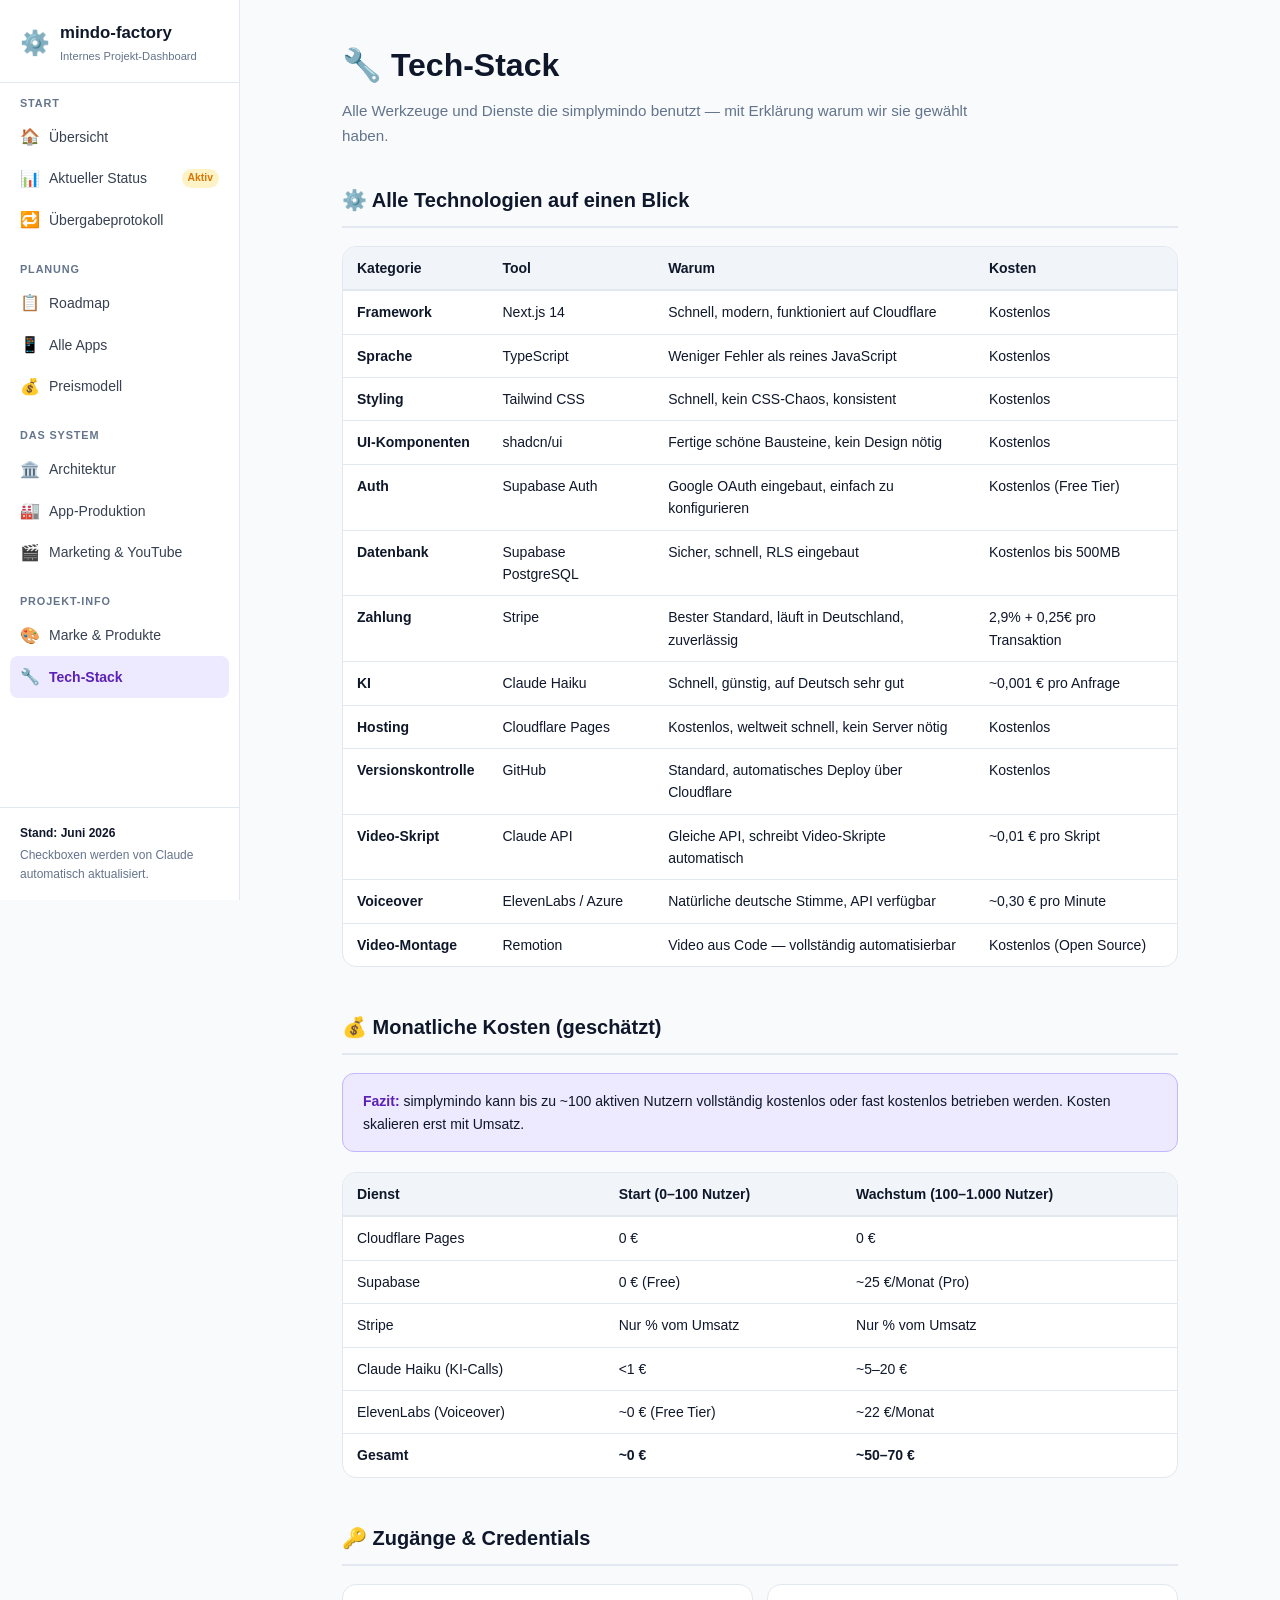
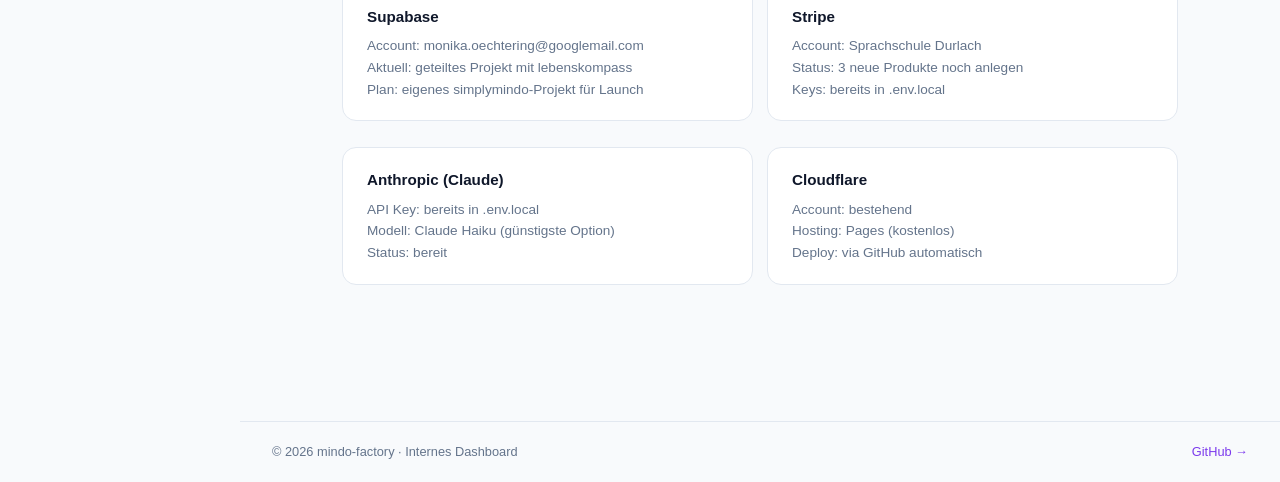
<file: techstack.html>
<!DOCTYPE html>
<html lang="de">
<head>
<meta charset="UTF-8">
<meta name="viewport" content="width=device-width, initial-scale=1.0">
<title>mindo-factory · Tech-Stack</title>
<link rel="stylesheet" href="style.css">
</head>
<body>
<aside class="sidebar">
  <div class="sidebar-logo"><a href="index.html"><span class="logo-icon">⚙️</span><div><div class="logo-text">mindo-factory</div><div class="logo-sub">Internes Projekt-Dashboard</div></div></a></div>
  <nav class="sidebar-nav">
    <div class="nav-group"><div class="nav-group-label">Start</div><a href="index.html"><span class="nav-icon">🏠</span> Übersicht</a><a href="status.html"><span class="nav-icon">📊</span> Aktueller Status <span class="nav-badge wip">Aktiv</span></a>
      <a href="uebergabe.html"><span class="nav-icon">🔁</span> Übergabeprotokoll</a></div>
    <div class="nav-group"><div class="nav-group-label">Planung</div><a href="roadmap.html"><span class="nav-icon">📋</span> Roadmap</a><a href="apps.html"><span class="nav-icon">📱</span> Alle Apps</a><a href="preise.html"><span class="nav-icon">💰</span> Preismodell</a></div>
    <div class="nav-group"><div class="nav-group-label">Das System</div><a href="architektur.html"><span class="nav-icon">🏛️</span> Architektur</a><a href="produktion.html"><span class="nav-icon">🏭</span> App-Produktion</a><a href="marketing.html"><span class="nav-icon">🎬</span> Marketing & YouTube</a></div>
    <div class="nav-group"><div class="nav-group-label">Projekt-Info</div><a href="marke.html"><span class="nav-icon">🎨</span> Marke & Produkte</a><a href="techstack.html" class="active"><span class="nav-icon">🔧</span> Tech-Stack</a></div>
  </nav>
  <div class="sidebar-footer"><strong>Stand: Juni 2026</strong>Checkboxen werden von Claude automatisch aktualisiert.</div>
</aside>
<div class="page-wrap">
<div class="page-content">
  <div class="page-header">
    <h1>🔧 Tech-Stack</h1>
    <p>Alle Werkzeuge und Dienste die simplymindo benutzt — mit Erklärung warum wir sie gewählt haben.</p>
  </div>

  <div class="section">
    <h2>⚙️ Alle Technologien auf einen Blick</h2>
    <div class="card" style="padding:0;overflow:hidden;">
      <table>
        <thead><tr><th>Kategorie</th><th>Tool</th><th>Warum</th><th>Kosten</th></tr></thead>
        <tbody>
          <tr><td><strong>Framework</strong></td><td>Next.js 14</td><td>Schnell, modern, funktioniert auf Cloudflare</td><td>Kostenlos</td></tr>
          <tr><td><strong>Sprache</strong></td><td>TypeScript</td><td>Weniger Fehler als reines JavaScript</td><td>Kostenlos</td></tr>
          <tr><td><strong>Styling</strong></td><td>Tailwind CSS</td><td>Schnell, kein CSS-Chaos, konsistent</td><td>Kostenlos</td></tr>
          <tr><td><strong>UI-Komponenten</strong></td><td>shadcn/ui</td><td>Fertige schöne Bausteine, kein Design nötig</td><td>Kostenlos</td></tr>
          <tr><td><strong>Auth</strong></td><td>Supabase Auth</td><td>Google OAuth eingebaut, einfach zu konfigurieren</td><td>Kostenlos (Free Tier)</td></tr>
          <tr><td><strong>Datenbank</strong></td><td>Supabase PostgreSQL</td><td>Sicher, schnell, RLS eingebaut</td><td>Kostenlos bis 500MB</td></tr>
          <tr><td><strong>Zahlung</strong></td><td>Stripe</td><td>Bester Standard, läuft in Deutschland, zuverlässig</td><td>2,9% + 0,25€ pro Transaktion</td></tr>
          <tr><td><strong>KI</strong></td><td>Claude Haiku</td><td>Schnell, günstig, auf Deutsch sehr gut</td><td>~0,001 € pro Anfrage</td></tr>
          <tr><td><strong>Hosting</strong></td><td>Cloudflare Pages</td><td>Kostenlos, weltweit schnell, kein Server nötig</td><td>Kostenlos</td></tr>
          <tr><td><strong>Versionskontrolle</strong></td><td>GitHub</td><td>Standard, automatisches Deploy über Cloudflare</td><td>Kostenlos</td></tr>
          <tr><td><strong>Video-Skript</strong></td><td>Claude API</td><td>Gleiche API, schreibt Video-Skripte automatisch</td><td>~0,01 € pro Skript</td></tr>
          <tr><td><strong>Voiceover</strong></td><td>ElevenLabs / Azure</td><td>Natürliche deutsche Stimme, API verfügbar</td><td>~0,30 € pro Minute</td></tr>
          <tr><td><strong>Video-Montage</strong></td><td>Remotion</td><td>Video aus Code — vollständig automatisierbar</td><td>Kostenlos (Open Source)</td></tr>
        </tbody>
      </table>
    </div>
  </div>

  <div class="section">
    <h2>💰 Monatliche Kosten (geschätzt)</h2>
    <div class="info-box">
      <strong>Fazit:</strong> simplymindo kann bis zu ~100 aktiven Nutzern vollständig kostenlos oder fast kostenlos betrieben werden. Kosten skalieren erst mit Umsatz.
    </div>
    <div class="card" style="padding:0;overflow:hidden;">
      <table>
        <thead><tr><th>Dienst</th><th>Start (0–100 Nutzer)</th><th>Wachstum (100–1.000 Nutzer)</th></tr></thead>
        <tbody>
          <tr><td>Cloudflare Pages</td><td>0 €</td><td>0 €</td></tr>
          <tr><td>Supabase</td><td>0 € (Free)</td><td>~25 €/Monat (Pro)</td></tr>
          <tr><td>Stripe</td><td>Nur % vom Umsatz</td><td>Nur % vom Umsatz</td></tr>
          <tr><td>Claude Haiku (KI-Calls)</td><td>&lt;1 €</td><td>~5–20 €</td></tr>
          <tr><td>ElevenLabs (Voiceover)</td><td>~0 € (Free Tier)</td><td>~22 €/Monat</td></tr>
          <tr><td><strong>Gesamt</strong></td><td><strong>~0 €</strong></td><td><strong>~50–70 €</strong></td></tr>
        </tbody>
      </table>
    </div>
  </div>

  <div class="section">
    <h2>🔑 Zugänge &amp; Credentials</h2>
    <div class="card-grid">
      <div class="card">
        <h3>Supabase</h3>
        <p>Account: monika.oechtering@googlemail.com<br>Aktuell: geteiltes Projekt mit lebenskompass<br>Plan: eigenes simplymindo-Projekt für Launch</p>
      </div>
      <div class="card">
        <h3>Stripe</h3>
        <p>Account: Sprachschule Durlach<br>Status: 3 neue Produkte noch anlegen<br>Keys: bereits in .env.local</p>
      </div>
      <div class="card">
        <h3>Anthropic (Claude)</h3>
        <p>API Key: bereits in .env.local<br>Modell: Claude Haiku (günstigste Option)<br>Status: bereit</p>
      </div>
      <div class="card">
        <h3>Cloudflare</h3>
        <p>Account: bestehend<br>Hosting: Pages (kostenlos)<br>Deploy: via GitHub automatisch</p>
      </div>
    </div>
  </div>

</div>
<footer class="page-footer">
  <span>© 2026 mindo-factory · Internes Dashboard</span>
  <a href="https://github.com/oechteli/mindo-factory" target="_blank">GitHub →</a>
</footer>
</div>
</body>
</html>
</file>
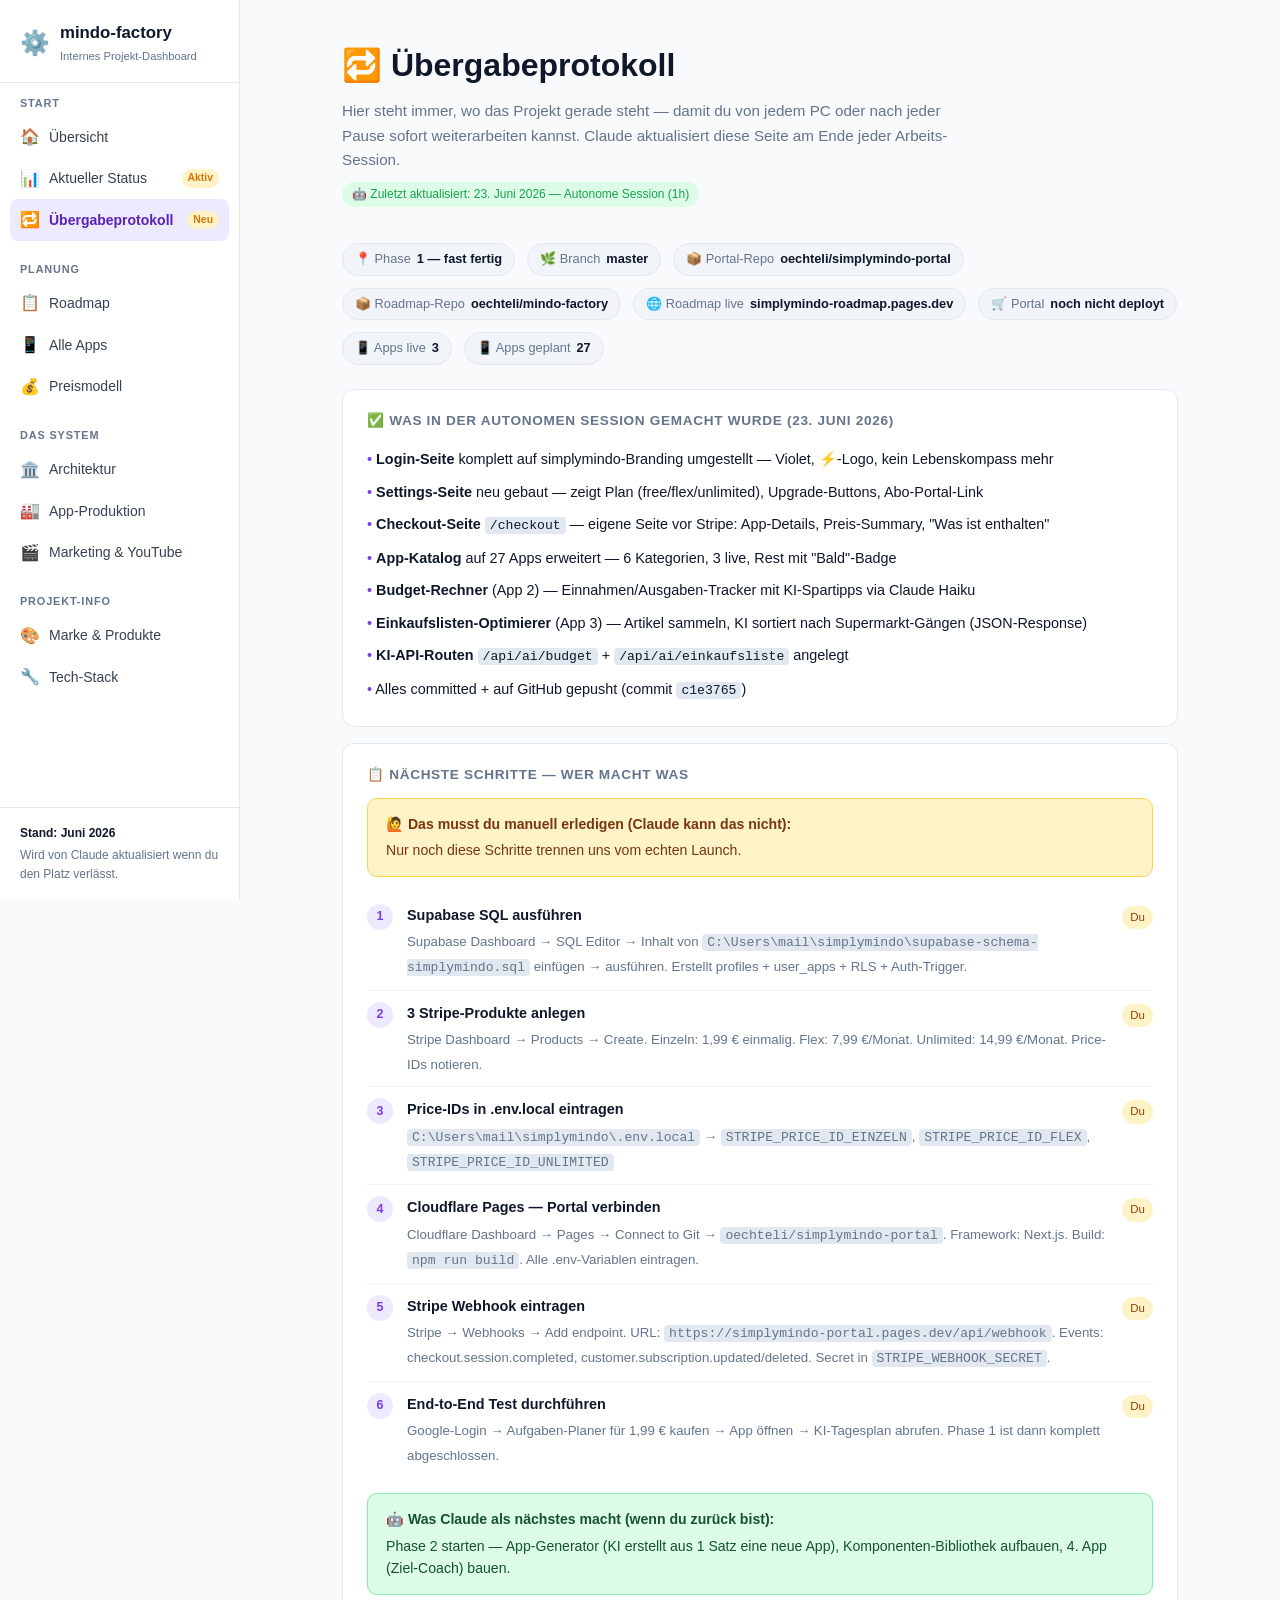
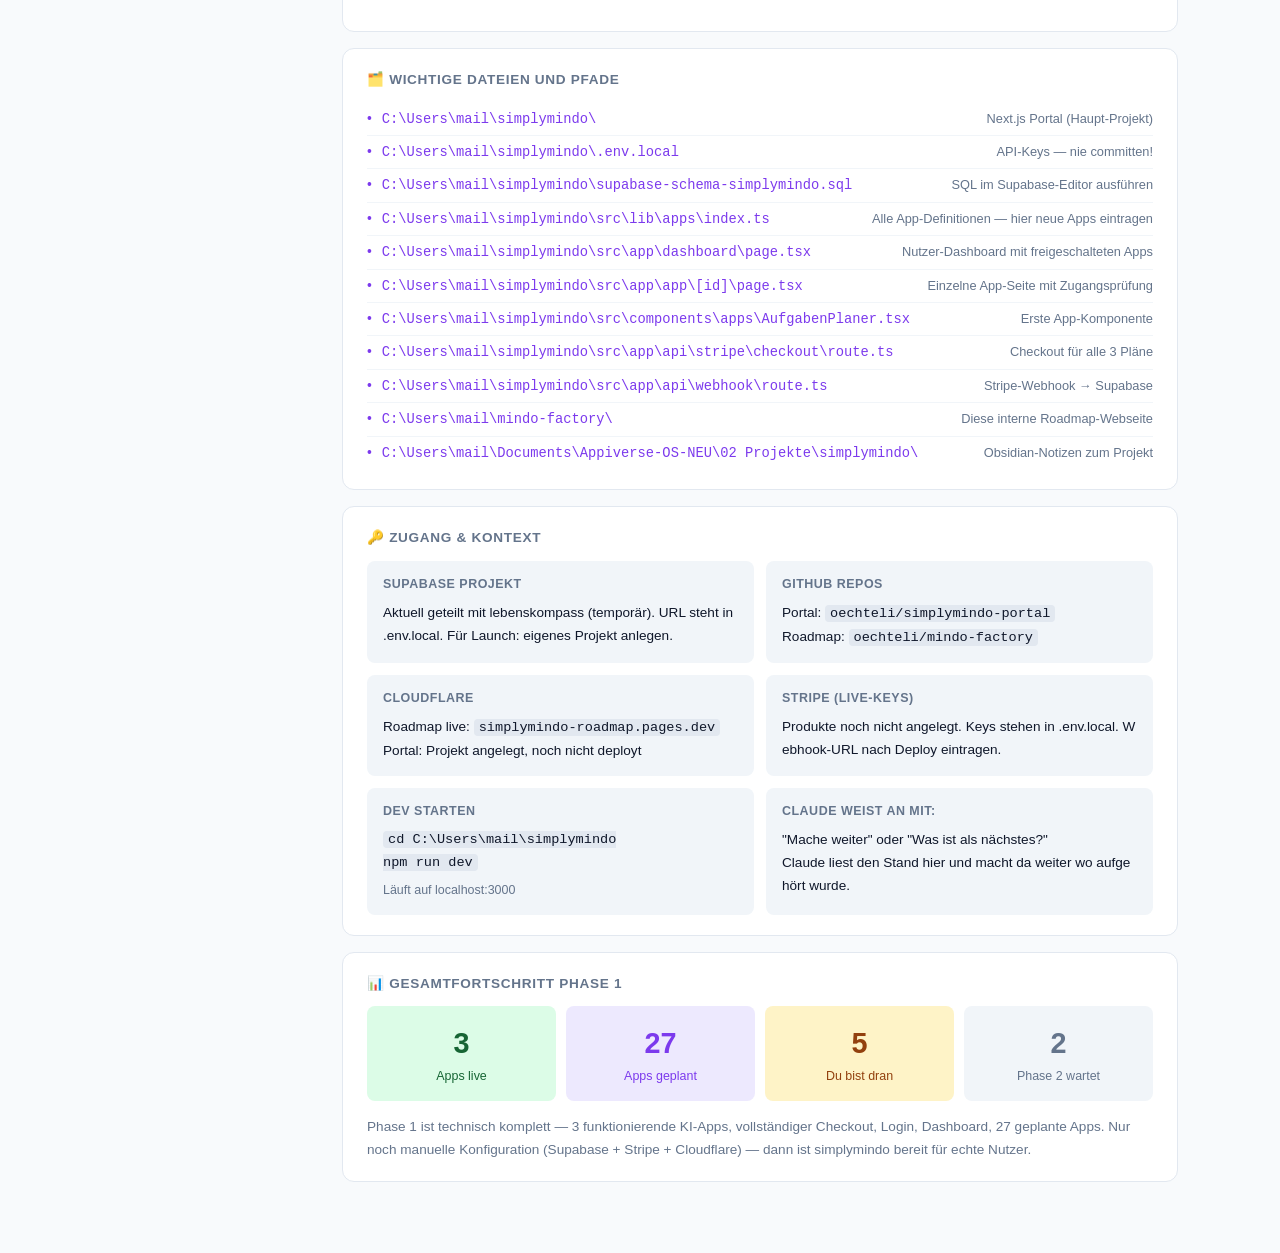
<file: uebergabe.html>
<!DOCTYPE html>
<html lang="de">
<head>
<meta charset="UTF-8">
<meta name="viewport" content="width=device-width, initial-scale=1.0">
<title>mindo-factory · Übergabeprotokoll</title>
<link rel="stylesheet" href="style.css">
<style>
  .handover-meta {
    display: flex;
    gap: 12px;
    flex-wrap: wrap;
    margin-bottom: 24px;
  }
  .meta-badge {
    display: flex;
    align-items: center;
    gap: 6px;
    font-size: 0.8rem;
    background: var(--gray-light);
    border: 1px solid var(--border);
    padding: 5px 12px;
    border-radius: 99px;
    color: var(--text-muted);
  }
  .meta-badge strong { color: var(--text); }
  .handover-block {
    background: #fff;
    border: 1px solid var(--border);
    border-radius: 12px;
    padding: 20px 24px;
    margin-bottom: 16px;
  }
  .handover-block h3 {
    font-size: 0.85rem;
    text-transform: uppercase;
    letter-spacing: 0.05em;
    color: var(--text-muted);
    margin-bottom: 12px;
  }
  .handover-block p, .handover-block li {
    font-size: 0.9rem;
    color: var(--text);
    line-height: 1.7;
  }
  .handover-block ul { list-style: none; padding: 0; }
  .handover-block ul li { padding: 4px 0; }
  .handover-block ul li::before { content: "•  "; color: var(--purple); }

  .step-list { list-style: none; padding: 0; counter-reset: steps; }
  .step-list li {
    counter-increment: steps;
    display: flex;
    gap: 14px;
    align-items: flex-start;
    padding: 10px 0;
    border-bottom: 1px solid var(--gray-light);
    font-size: 0.9rem;
  }
  .step-list li:last-child { border-bottom: none; }
  .step-list li::before {
    content: counter(steps);
    min-width: 26px;
    height: 26px;
    background: var(--purple-light);
    color: var(--purple);
    border-radius: 50%;
    display: flex;
    align-items: center;
    justify-content: center;
    font-weight: 700;
    font-size: 0.78rem;
    flex-shrink: 0;
    margin-top: 1px;
  }
  .step-list li .step-body { flex: 1; }
  .step-list li .step-body strong { display: block; margin-bottom: 2px; }
  .step-list li .step-body span { color: var(--text-muted); font-size: 0.83rem; }
  .step-list li .step-badge {
    font-size: 0.72rem;
    padding: 2px 8px;
    border-radius: 99px;
    white-space: nowrap;
    flex-shrink: 0;
    margin-top: 3px;
  }
  .badge-you { background: #fef3c7; color: #92400e; }
  .badge-claude { background: var(--purple-light); color: var(--purple-dark); }
  .badge-done { background: var(--green-light); color: #166534; }

  .context-grid {
    display: grid;
    grid-template-columns: 1fr 1fr;
    gap: 12px;
  }
  @media (max-width: 700px) { .context-grid { grid-template-columns: 1fr; } }

  .context-card {
    background: var(--gray-light);
    border-radius: 8px;
    padding: 14px 16px;
    font-size: 0.85rem;
  }
  .context-card h4 { font-size: 0.78rem; color: var(--text-muted); text-transform: uppercase; letter-spacing: 0.04em; margin-bottom: 6px; }
  .context-card p, .context-card code { color: var(--text); font-size: 0.85rem; word-break: break-all; }
  code {
    background: #e2e8f0;
    padding: 1px 5px;
    border-radius: 4px;
    font-size: 0.82rem;
  }

  .warn-box {
    background: #fef3c7;
    border: 1px solid #fcd34d;
    border-radius: 10px;
    padding: 14px 18px;
    font-size: 0.88rem;
    color: #78350f;
    margin-bottom: 16px;
  }
  .warn-box strong { display: block; margin-bottom: 4px; }

  .ok-box {
    background: var(--green-light);
    border: 1px solid #86efac;
    border-radius: 10px;
    padding: 14px 18px;
    font-size: 0.88rem;
    color: #14532d;
    margin-bottom: 16px;
  }
  .ok-box strong { display: block; margin-bottom: 4px; }

  .file-list { list-style: none; padding: 0; }
  .file-list li {
    display: flex;
    align-items: baseline;
    gap: 10px;
    padding: 5px 0;
    border-bottom: 1px solid var(--gray-light);
    font-size: 0.86rem;
  }
  .file-list li:last-child { border-bottom: none; }
  .file-list .file-path { font-family: monospace; color: var(--purple); flex: 1; }
  .file-list .file-note { color: var(--text-muted); font-size: 0.8rem; }
</style>
</head>
<body>

<aside class="sidebar">
  <div class="sidebar-logo">
    <a href="index.html"><span class="logo-icon">⚙️</span><div><div class="logo-text">mindo-factory</div><div class="logo-sub">Internes Projekt-Dashboard</div></div></a>
  </div>
  <nav class="sidebar-nav">
    <div class="nav-group">
      <div class="nav-group-label">Start</div>
      <a href="index.html"><span class="nav-icon">🏠</span> Übersicht</a>
      <a href="status.html"><span class="nav-icon">📊</span> Aktueller Status <span class="nav-badge wip">Aktiv</span></a>
      <a href="uebergabe.html" class="active"><span class="nav-icon">🔁</span> Übergabeprotokoll <span class="nav-badge wip">Neu</span></a>
    </div>
    <div class="nav-group">
      <div class="nav-group-label">Planung</div>
      <a href="roadmap.html"><span class="nav-icon">📋</span> Roadmap</a>
      <a href="apps.html"><span class="nav-icon">📱</span> Alle Apps</a>
      <a href="preise.html"><span class="nav-icon">💰</span> Preismodell</a>
    </div>
    <div class="nav-group">
      <div class="nav-group-label">Das System</div>
      <a href="architektur.html"><span class="nav-icon">🏛️</span> Architektur</a>
      <a href="produktion.html"><span class="nav-icon">🏭</span> App-Produktion</a>
      <a href="marketing.html"><span class="nav-icon">🎬</span> Marketing & YouTube</a>
    </div>
    <div class="nav-group">
      <div class="nav-group-label">Projekt-Info</div>
      <a href="marke.html"><span class="nav-icon">🎨</span> Marke & Produkte</a>
      <a href="techstack.html"><span class="nav-icon">🔧</span> Tech-Stack</a>
    </div>
  </nav>
  <div class="sidebar-footer"><strong>Stand: Juni 2026</strong>Wird von Claude aktualisiert wenn du den Platz verlässt.</div>
</aside>

<div class="page-wrap">
<div class="page-content">

  <div class="page-header">
    <h1>🔁 Übergabeprotokoll</h1>
    <p>Hier steht immer, wo das Projekt gerade steht — damit du von jedem PC oder nach jeder Pause sofort weiterarbeiten kannst. Claude aktualisiert diese Seite am Ende jeder Arbeits-Session.</p>
    <span class="updated">🤖 Zuletzt aktualisiert: 23. Juni 2026 — Autonome Session (1h)</span>
  </div>

  <!-- Meta-Badges -->
  <div class="handover-meta">
    <div class="meta-badge">📍 Phase <strong>1 — fast fertig</strong></div>
    <div class="meta-badge">🌿 Branch <strong>master</strong></div>
    <div class="meta-badge">📦 Portal-Repo <strong>oechteli/simplymindo-portal</strong></div>
    <div class="meta-badge">📦 Roadmap-Repo <strong>oechteli/mindo-factory</strong></div>
    <div class="meta-badge">🌐 Roadmap live <strong>simplymindo-roadmap.pages.dev</strong></div>
    <div class="meta-badge">🛒 Portal <strong>noch nicht deployt</strong></div>
    <div class="meta-badge">📱 Apps live <strong>3</strong></div>
    <div class="meta-badge">📱 Apps geplant <strong>27</strong></div>
  </div>

  <!-- Was zuletzt gemacht wurde -->
  <div class="handover-block">
    <h3>✅ Was in der autonomen Session gemacht wurde (23. Juni 2026)</h3>
    <ul>
      <li><strong>Login-Seite</strong> komplett auf simplymindo-Branding umgestellt — Violet, ⚡-Logo, kein Lebenskompass mehr</li>
      <li><strong>Settings-Seite</strong> neu gebaut — zeigt Plan (free/flex/unlimited), Upgrade-Buttons, Abo-Portal-Link</li>
      <li><strong>Checkout-Seite</strong> <code>/checkout</code> — eigene Seite vor Stripe: App-Details, Preis-Summary, "Was ist enthalten"</li>
      <li><strong>App-Katalog</strong> auf 27 Apps erweitert — 6 Kategorien, 3 live, Rest mit "Bald"-Badge</li>
      <li><strong>Budget-Rechner</strong> (App 2) — Einnahmen/Ausgaben-Tracker mit KI-Spartipps via Claude Haiku</li>
      <li><strong>Einkaufslisten-Optimierer</strong> (App 3) — Artikel sammeln, KI sortiert nach Supermarkt-Gängen (JSON-Response)</li>
      <li><strong>KI-API-Routen</strong> <code>/api/ai/budget</code> + <code>/api/ai/einkaufsliste</code> angelegt</li>
      <li>Alles committed + auf GitHub gepusht (commit <code>c1e3765</code>)</li>
    </ul>
  </div>

  <!-- Offene Aufgaben -->
  <div class="handover-block">
    <h3>📋 Nächste Schritte — wer macht was</h3>

    <div class="warn-box">
      <strong>🙋 Das musst du manuell erledigen (Claude kann das nicht):</strong>
      Nur noch diese Schritte trennen uns vom echten Launch.
    </div>

    <ol class="step-list">
      <li>
        <div class="step-body">
          <strong>Supabase SQL ausführen</strong>
          <span>Supabase Dashboard → SQL Editor → Inhalt von <code>C:\Users\mail\simplymindo\supabase-schema-simplymindo.sql</code> einfügen → ausführen. Erstellt profiles + user_apps + RLS + Auth-Trigger.</span>
        </div>
        <span class="step-badge badge-you">Du</span>
      </li>
      <li>
        <div class="step-body">
          <strong>3 Stripe-Produkte anlegen</strong>
          <span>Stripe Dashboard → Products → Create. Einzeln: 1,99 € einmalig. Flex: 7,99 €/Monat. Unlimited: 14,99 €/Monat. Price-IDs notieren.</span>
        </div>
        <span class="step-badge badge-you">Du</span>
      </li>
      <li>
        <div class="step-body">
          <strong>Price-IDs in .env.local eintragen</strong>
          <span><code>C:\Users\mail\simplymindo\.env.local</code> → <code>STRIPE_PRICE_ID_EINZELN</code>, <code>STRIPE_PRICE_ID_FLEX</code>, <code>STRIPE_PRICE_ID_UNLIMITED</code></span>
        </div>
        <span class="step-badge badge-you">Du</span>
      </li>
      <li>
        <div class="step-body">
          <strong>Cloudflare Pages — Portal verbinden</strong>
          <span>Cloudflare Dashboard → Pages → Connect to Git → <code>oechteli/simplymindo-portal</code>. Framework: Next.js. Build: <code>npm run build</code>. Alle .env-Variablen eintragen.</span>
        </div>
        <span class="step-badge badge-you">Du</span>
      </li>
      <li>
        <div class="step-body">
          <strong>Stripe Webhook eintragen</strong>
          <span>Stripe → Webhooks → Add endpoint. URL: <code>https://simplymindo-portal.pages.dev/api/webhook</code>. Events: checkout.session.completed, customer.subscription.updated/deleted. Secret in <code>STRIPE_WEBHOOK_SECRET</code>.</span>
        </div>
        <span class="step-badge badge-you">Du</span>
      </li>
      <li>
        <div class="step-body">
          <strong>End-to-End Test durchführen</strong>
          <span>Google-Login → Aufgaben-Planer für 1,99 € kaufen → App öffnen → KI-Tagesplan abrufen. Phase 1 ist dann komplett abgeschlossen.</span>
        </div>
        <span class="step-badge badge-you">Du</span>
      </li>
    </ol>

    <div style="margin-top: 16px;">
      <div class="ok-box">
        <strong>🤖 Was Claude als nächstes macht (wenn du zurück bist):</strong>
        Phase 2 starten — App-Generator (KI erstellt aus 1 Satz eine neue App), Komponenten-Bibliothek aufbauen, 4. App (Ziel-Coach) bauen.
      </div>
    </div>
  </div>

  <!-- Kontext für neue Session -->
  <div class="handover-block">
    <h3>🗂️ Wichtige Dateien und Pfade</h3>
    <ul class="file-list">
      <li><span class="file-path">C:\Users\mail\simplymindo\</span><span class="file-note">Next.js Portal (Haupt-Projekt)</span></li>
      <li><span class="file-path">C:\Users\mail\simplymindo\.env.local</span><span class="file-note">API-Keys — nie committen!</span></li>
      <li><span class="file-path">C:\Users\mail\simplymindo\supabase-schema-simplymindo.sql</span><span class="file-note">SQL im Supabase-Editor ausführen</span></li>
      <li><span class="file-path">C:\Users\mail\simplymindo\src\lib\apps\index.ts</span><span class="file-note">Alle App-Definitionen — hier neue Apps eintragen</span></li>
      <li><span class="file-path">C:\Users\mail\simplymindo\src\app\dashboard\page.tsx</span><span class="file-note">Nutzer-Dashboard mit freigeschalteten Apps</span></li>
      <li><span class="file-path">C:\Users\mail\simplymindo\src\app\app\[id]\page.tsx</span><span class="file-note">Einzelne App-Seite mit Zugangsprüfung</span></li>
      <li><span class="file-path">C:\Users\mail\simplymindo\src\components\apps\AufgabenPlaner.tsx</span><span class="file-note">Erste App-Komponente</span></li>
      <li><span class="file-path">C:\Users\mail\simplymindo\src\app\api\stripe\checkout\route.ts</span><span class="file-note">Checkout für alle 3 Pläne</span></li>
      <li><span class="file-path">C:\Users\mail\simplymindo\src\app\api\webhook\route.ts</span><span class="file-note">Stripe-Webhook → Supabase</span></li>
      <li><span class="file-path">C:\Users\mail\mindo-factory\</span><span class="file-note">Diese interne Roadmap-Webseite</span></li>
      <li><span class="file-path">C:\Users\mail\Documents\Appiverse-OS-NEU\02 Projekte\simplymindo\</span><span class="file-note">Obsidian-Notizen zum Projekt</span></li>
    </ul>
  </div>

  <!-- Kontext-Grid -->
  <div class="handover-block">
    <h3>🔑 Zugang & Kontext</h3>
    <div class="context-grid">
      <div class="context-card">
        <h4>Supabase Projekt</h4>
        <p>Aktuell geteilt mit lebenskompass (temporär). URL steht in .env.local. Für Launch: eigenes Projekt anlegen.</p>
      </div>
      <div class="context-card">
        <h4>GitHub Repos</h4>
        <p>Portal: <code>oechteli/simplymindo-portal</code><br>Roadmap: <code>oechteli/mindo-factory</code></p>
      </div>
      <div class="context-card">
        <h4>Cloudflare</h4>
        <p>Roadmap live: <code>simplymindo-roadmap.pages.dev</code><br>Portal: Projekt angelegt, noch nicht deployt</p>
      </div>
      <div class="context-card">
        <h4>Stripe (Live-Keys)</h4>
        <p>Produkte noch nicht angelegt. Keys stehen in .env.local. Webhook-URL nach Deploy eintragen.</p>
      </div>
      <div class="context-card">
        <h4>Dev starten</h4>
        <code>cd C:\Users\mail\simplymindo<br>npm run dev</code>
        <p style="margin-top:6px;color:var(--text-muted);font-size:0.78rem;">Läuft auf localhost:3000</p>
      </div>
      <div class="context-card">
        <h4>Claude weist an mit:</h4>
        <p>"Mache weiter" oder "Was ist als nächstes?"<br>Claude liest den Stand hier und macht da weiter wo aufgehört wurde.</p>
      </div>
    </div>
  </div>

  <!-- Gesamtstand -->
  <div class="handover-block">
    <h3>📊 Gesamtfortschritt Phase 1</h3>
    <div style="display:grid;grid-template-columns:repeat(4,1fr);gap:10px;margin-bottom:14px;">
      <div style="text-align:center;background:var(--green-light);border-radius:8px;padding:14px;">
        <div style="font-size:1.8rem;font-weight:800;color:#166534;">3</div>
        <div style="font-size:0.78rem;color:#166534;">Apps live</div>
      </div>
      <div style="text-align:center;background:var(--purple-light);border-radius:8px;padding:14px;">
        <div style="font-size:1.8rem;font-weight:800;color:var(--purple);">27</div>
        <div style="font-size:0.78rem;color:var(--purple);">Apps geplant</div>
      </div>
      <div style="text-align:center;background:#fef3c7;border-radius:8px;padding:14px;">
        <div style="font-size:1.8rem;font-weight:800;color:#92400e;">5</div>
        <div style="font-size:0.78rem;color:#92400e;">Du bist dran</div>
      </div>
      <div style="text-align:center;background:var(--gray-light);border-radius:8px;padding:14px;">
        <div style="font-size:1.8rem;font-weight:800;color:var(--text-muted);">2</div>
        <div style="font-size:0.78rem;color:var(--text-muted);">Phase 2 wartet</div>
      </div>
    </div>
    <p style="font-size:0.85rem;color:var(--text-muted);">Phase 1 ist technisch komplett — 3 funktionierende KI-Apps, vollständiger Checkout, Login, Dashboard, 27 geplante Apps. Nur noch manuelle Konfiguration (Supabase + Stripe + Cloudflare) — dann ist simplymindo bereit für echte Nutzer.</p>
  </div>

</div>
</div>

</body>
</html>
</file>
<file: style.css>
* { box-sizing: border-box; margin: 0; padding: 0; }

:root {
  --purple: #7c3aed;
  --purple-light: #ede9fe;
  --purple-dark: #5b21b6;
  --green: #16a34a;
  --green-light: #dcfce7;
  --yellow: #d97706;
  --yellow-light: #fef3c7;
  --gray: #64748b;
  --gray-light: #f1f5f9;
  --border: #e2e8f0;
  --text: #0f172a;
  --text-muted: #64748b;
  --sidebar-w: 240px;
}

body {
  font-family: -apple-system, BlinkMacSystemFont, 'Segoe UI', sans-serif;
  background: #f8fafc;
  color: var(--text);
  line-height: 1.6;
  display: flex;
  min-height: 100vh;
}

/* ── SIDEBAR ── */
.sidebar {
  width: var(--sidebar-w);
  background: #fff;
  border-right: 1px solid var(--border);
  position: fixed;
  top: 0; left: 0;
  height: 100vh;
  overflow-y: auto;
  z-index: 200;
  display: flex;
  flex-direction: column;
}

.sidebar-logo {
  padding: 20px 20px 16px;
  border-bottom: 1px solid var(--border);
}
.sidebar-logo a {
  text-decoration: none;
  display: flex;
  align-items: center;
  gap: 10px;
}
.sidebar-logo .logo-icon { font-size: 1.5rem; }
.sidebar-logo .logo-text { font-weight: 800; font-size: 1.05rem; color: var(--text); }
.sidebar-logo .logo-sub  { font-size: 0.7rem; color: var(--text-muted); margin-top: 1px; }

.sidebar-nav { padding: 12px 10px; flex: 1; }

.nav-group { margin-bottom: 20px; }
.nav-group-label {
  font-size: 0.68rem;
  font-weight: 700;
  text-transform: uppercase;
  letter-spacing: 0.08em;
  color: var(--text-muted);
  padding: 0 10px;
  margin-bottom: 4px;
}
.nav-group a {
  display: flex;
  align-items: center;
  gap: 9px;
  padding: 8px 10px;
  border-radius: 8px;
  text-decoration: none;
  color: #374151;
  font-size: 0.875rem;
  transition: all 0.12s;
}
.nav-group a:hover { background: var(--gray-light); color: var(--purple); }
.nav-group a.active { background: var(--purple-light); color: var(--purple-dark); font-weight: 600; }
.nav-group a .nav-icon { font-size: 1rem; flex-shrink: 0; }
.nav-badge {
  margin-left: auto;
  font-size: 0.65rem;
  font-weight: 700;
  padding: 1px 6px;
  border-radius: 99px;
  background: var(--green-light);
  color: var(--green);
}
.nav-badge.wip { background: var(--yellow-light); color: var(--yellow); }

.sidebar-footer {
  padding: 16px 20px;
  border-top: 1px solid var(--border);
  font-size: 0.75rem;
  color: var(--text-muted);
}
.sidebar-footer strong { display: block; color: var(--text); margin-bottom: 2px; }

/* ── MAIN ── */
.page-wrap {
  margin-left: var(--sidebar-w);
  flex: 1;
  min-height: 100vh;
  display: flex;
  flex-direction: column;
}

.page-content {
  max-width: 900px;
  width: 100%;
  margin: 0 auto;
  padding: 40px 32px 80px;
  flex: 1;
}

/* ── PAGE HEADER ── */
.page-header { margin-bottom: 36px; }
.page-header h1 { font-size: 2rem; font-weight: 800; margin-bottom: 8px; }
.page-header p { color: var(--text-muted); font-size: 0.95rem; max-width: 640px; }
.page-header .updated {
  display: inline-flex;
  align-items: center;
  gap: 6px;
  font-size: 0.75rem;
  color: var(--green);
  background: var(--green-light);
  padding: 3px 10px;
  border-radius: 99px;
  margin-top: 10px;
}

/* ── STAT CARDS ── */
.stat-grid { display: grid; grid-template-columns: repeat(4, 1fr); gap: 14px; margin-bottom: 36px; }
.stat-card {
  background: #fff;
  border-radius: 14px;
  padding: 20px;
  border: 1px solid var(--border);
  text-align: center;
}
.stat-card.highlight { border-color: var(--purple); background: var(--purple-light); }
.stat-num { font-size: 2.2rem; font-weight: 800; color: var(--purple); }
.stat-label { font-size: 0.8rem; font-weight: 600; margin: 2px 0; }
.stat-sub { font-size: 0.73rem; color: var(--text-muted); }

/* ── SECTION ── */
.section { margin-bottom: 44px; }
.section h2 {
  font-size: 1.25rem;
  font-weight: 700;
  margin-bottom: 18px;
  padding-bottom: 10px;
  border-bottom: 2px solid var(--border);
  display: flex;
  align-items: center;
  gap: 8px;
}

/* ── CARDS ── */
.card {
  background: #fff;
  border: 1px solid var(--border);
  border-radius: 14px;
  padding: 20px 24px;
  margin-bottom: 12px;
}
.card-grid { display: grid; grid-template-columns: repeat(2, 1fr); gap: 14px; }
.card h3 { font-weight: 700; margin-bottom: 6px; font-size: 0.95rem; }
.card p  { font-size: 0.85rem; color: var(--text-muted); }
.card .tech { font-size: 0.73rem; font-family: monospace; color: var(--purple); margin-top: 8px; background: var(--purple-light); display: inline-block; padding: 2px 8px; border-radius: 6px; }
.card-icon { font-size: 1.6rem; margin-bottom: 10px; }

/* ── PHASE ROWS ── */
.phase { margin-bottom: 32px; }
.phase-header {
  display: flex;
  align-items: center;
  gap: 12px;
  margin-bottom: 12px;
}
.phase-header h2 { font-size: 1.1rem; font-weight: 700; border: none; padding: 0; margin: 0; }
.phase-tag {
  font-size: 0.72rem;
  font-weight: 700;
  padding: 3px 10px;
  border-radius: 99px;
}
.phase-tag.done    { background: var(--green-light); color: var(--green); }
.phase-tag.active  { background: var(--yellow-light); color: var(--yellow); }
.phase-tag.planned { background: var(--gray-light); color: var(--gray); }

/* ── TASK LIST ── */
.tasks { list-style: none; display: flex; flex-direction: column; gap: 8px; }
.task {
  background: #fff;
  border: 1px solid var(--border);
  border-radius: 10px;
  padding: 13px 16px;
  display: flex;
  align-items: flex-start;
  gap: 12px;
  font-size: 0.875rem;
}
.task.done { opacity: 0.65; }
.task input[type=checkbox] {
  width: 17px;
  height: 17px;
  flex-shrink: 0;
  margin-top: 2px;
  accent-color: var(--purple);
  cursor: default;
  pointer-events: none;
}
.task .task-body strong { display: block; font-weight: 600; margin-bottom: 2px; }
.task .task-body span { color: var(--text-muted); font-size: 0.8rem; }
.task .task-meta {
  margin-left: auto;
  font-size: 0.7rem;
  color: var(--text-muted);
  white-space: nowrap;
  flex-shrink: 0;
}

/* ── APP GRID ── */
.app-grid { display: grid; grid-template-columns: repeat(3, 1fr); gap: 12px; }
.app-card {
  background: #fff;
  border: 1px solid var(--border);
  border-radius: 12px;
  padding: 16px;
  position: relative;
}
.app-card.live { border-color: #16a34a; }
.app-card .app-icon { font-size: 1.5rem; margin-bottom: 8px; }
.app-card h3 { font-size: 0.875rem; font-weight: 700; margin-bottom: 4px; }
.app-card p { font-size: 0.78rem; color: var(--text-muted); }
.app-status {
  margin-top: 10px;
  font-size: 0.7rem;
  font-weight: 700;
  padding: 2px 8px;
  border-radius: 99px;
  display: inline-block;
}
.app-status.live    { background: var(--green-light); color: var(--green); }
.app-status.soon    { background: var(--yellow-light); color: var(--yellow); }
.app-status.planned { background: var(--gray-light); color: var(--gray); }

/* ── PRICE CARDS ── */
.price-grid { display: grid; grid-template-columns: repeat(3, 1fr); gap: 16px; margin-bottom: 24px; }
.price-card {
  background: #fff;
  border: 2px solid var(--border);
  border-radius: 16px;
  padding: 24px;
}
.price-card.featured { border-color: var(--purple); background: var(--purple-light); }
.price-badge { font-size: 0.72rem; font-weight: 700; background: var(--purple); color: #fff; padding: 3px 10px; border-radius: 99px; display: inline-block; margin-bottom: 12px; }
.price-name { font-size: 1.1rem; font-weight: 800; }
.price-amount { font-size: 2.2rem; font-weight: 800; margin: 8px 0 4px; }
.price-amount span { font-size: 0.9rem; font-weight: 400; color: var(--text-muted); }
.price-desc { font-size: 0.82rem; color: var(--text-muted); margin-bottom: 16px; }
.price-features { list-style: none; display: flex; flex-direction: column; gap: 7px; }
.price-features li { font-size: 0.82rem; display: flex; align-items: flex-start; gap: 7px; }
.price-features li::before { content: "✓"; color: var(--green); font-weight: 700; flex-shrink: 0; }

/* ── FLOW ── */
.flow { display: flex; flex-direction: column; gap: 0; }
.flow-step {
  background: #fff;
  border: 1px solid var(--border);
  border-radius: 12px;
  padding: 16px 20px;
  display: flex;
  gap: 16px;
  align-items: flex-start;
}
.flow-arrow { text-align: center; color: var(--border); font-size: 1.2rem; padding: 4px 0; }
.flow-step .step-num {
  width: 32px; height: 32px;
  background: var(--purple-light);
  color: var(--purple-dark);
  border-radius: 50%;
  display: flex; align-items: center; justify-content: center;
  font-weight: 800; font-size: 0.85rem;
  flex-shrink: 0;
}
.flow-step h3 { font-weight: 700; font-size: 0.9rem; margin-bottom: 4px; }
.flow-step p  { font-size: 0.82rem; color: var(--text-muted); }

/* ── INFO BOX ── */
.info-box {
  background: var(--purple-light);
  border: 1px solid #c4b5fd;
  border-radius: 12px;
  padding: 16px 20px;
  font-size: 0.875rem;
  margin-bottom: 20px;
}
.info-box strong { color: var(--purple-dark); }

/* ── TABLE ── */
table { width: 100%; border-collapse: collapse; font-size: 0.875rem; }
th { text-align: left; font-weight: 700; padding: 10px 14px; background: var(--gray-light); border-bottom: 2px solid var(--border); }
td { padding: 10px 14px; border-bottom: 1px solid var(--border); vertical-align: top; }
tr:last-child td { border-bottom: none; }
tbody tr:hover { background: #fafafa; }

/* ── FOOTER ── */
.page-footer {
  border-top: 1px solid var(--border);
  padding: 20px 32px;
  font-size: 0.8rem;
  color: var(--text-muted);
  display: flex;
  justify-content: space-between;
  align-items: center;
}
.page-footer a { color: var(--purple); text-decoration: none; }

/* ── RESPONSIVE ── */
@media(max-width: 768px) {
  .sidebar { transform: translateX(-100%); }
  .page-wrap { margin-left: 0; }
  .stat-grid { grid-template-columns: repeat(2, 1fr); }
  .price-grid { grid-template-columns: 1fr; }
  .card-grid  { grid-template-columns: 1fr; }
  .app-grid   { grid-template-columns: repeat(2, 1fr); }
}
@media(max-width: 480px) {
  .app-grid { grid-template-columns: 1fr; }
  .page-content { padding: 24px 16px 60px; }
}
</file>
